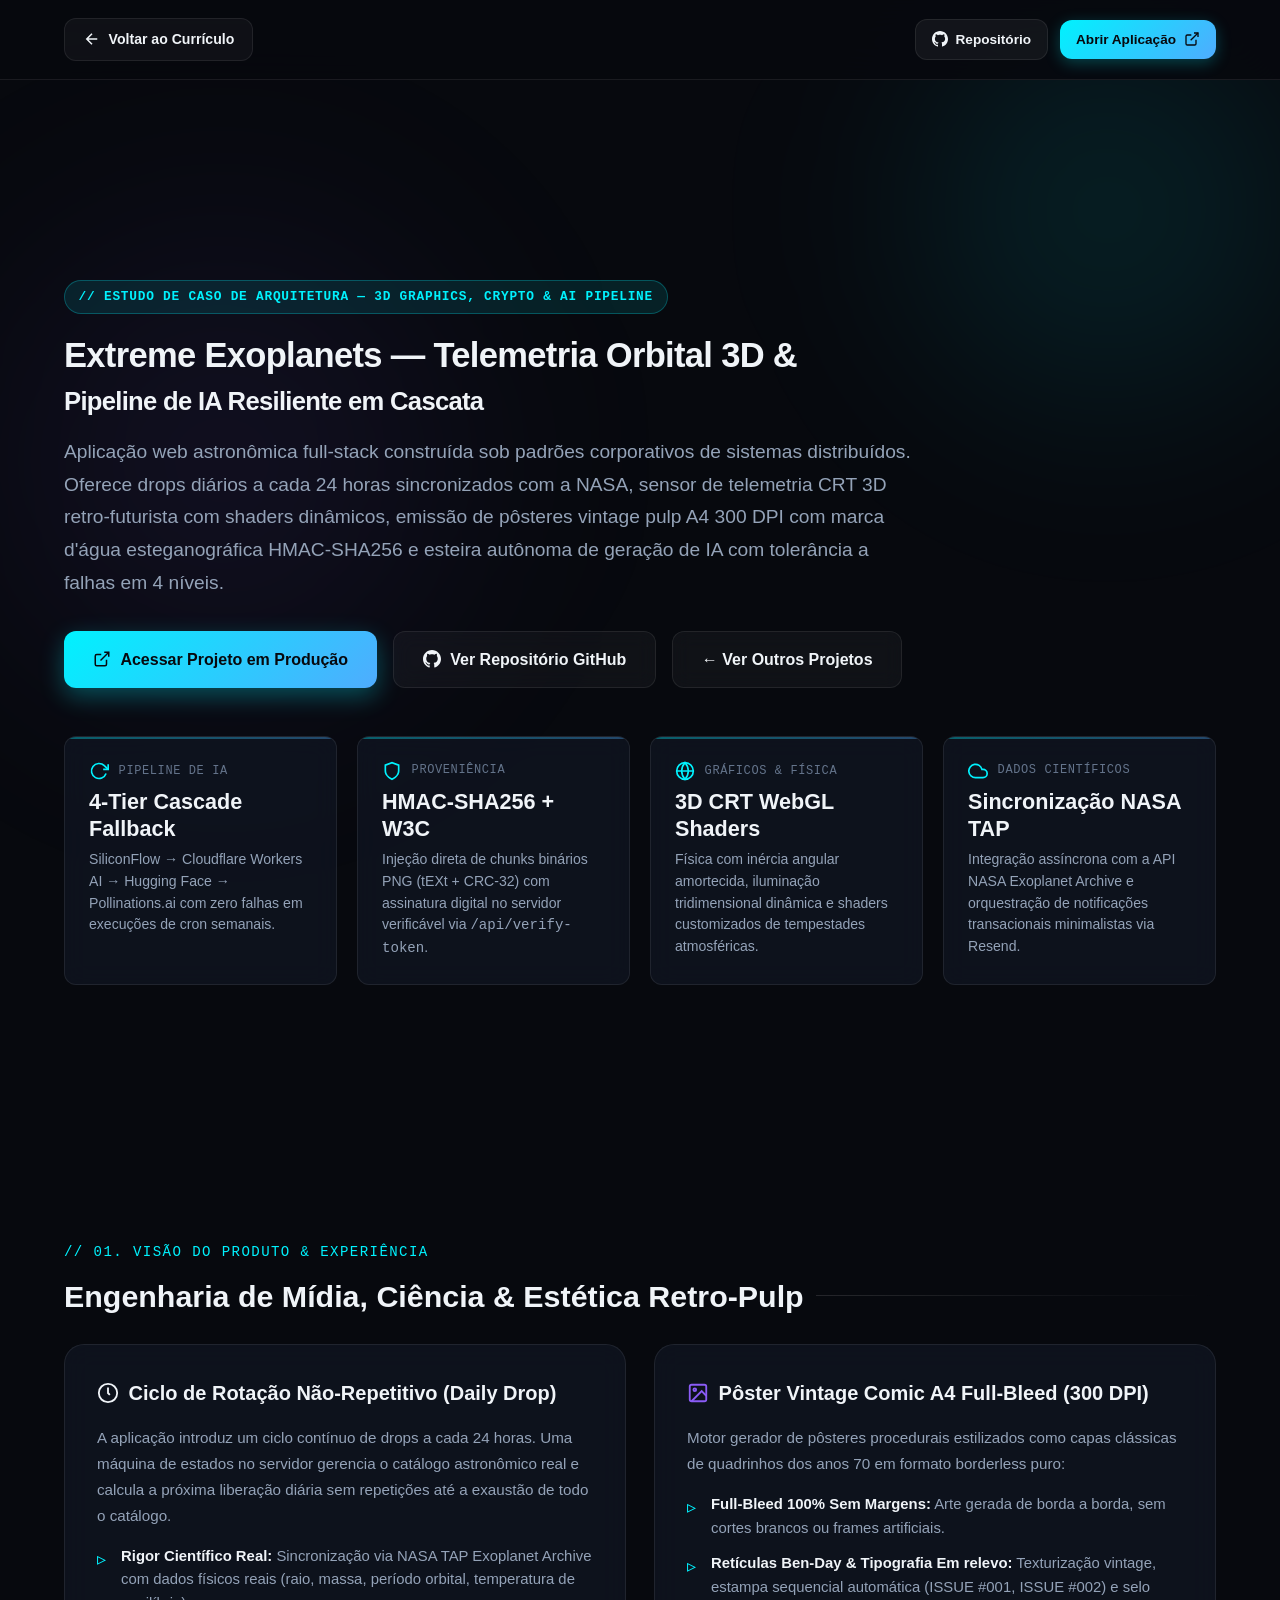
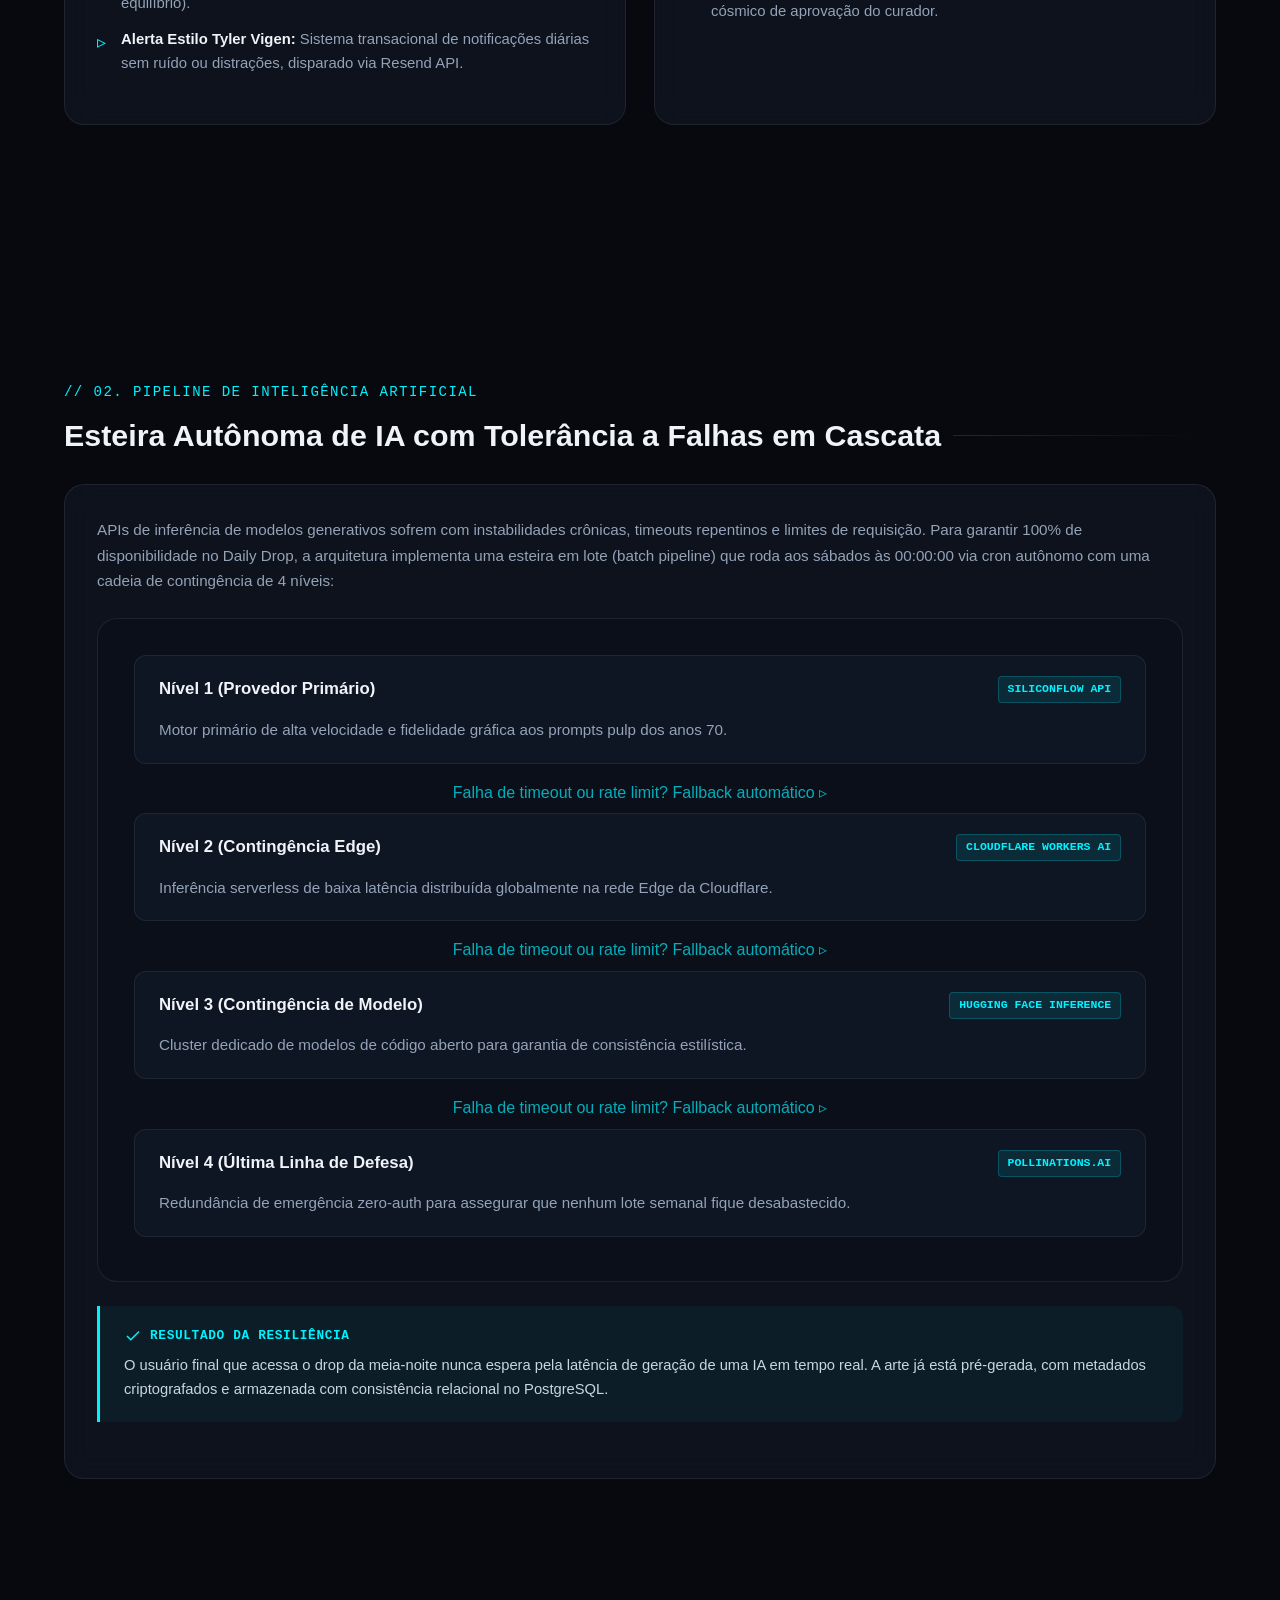
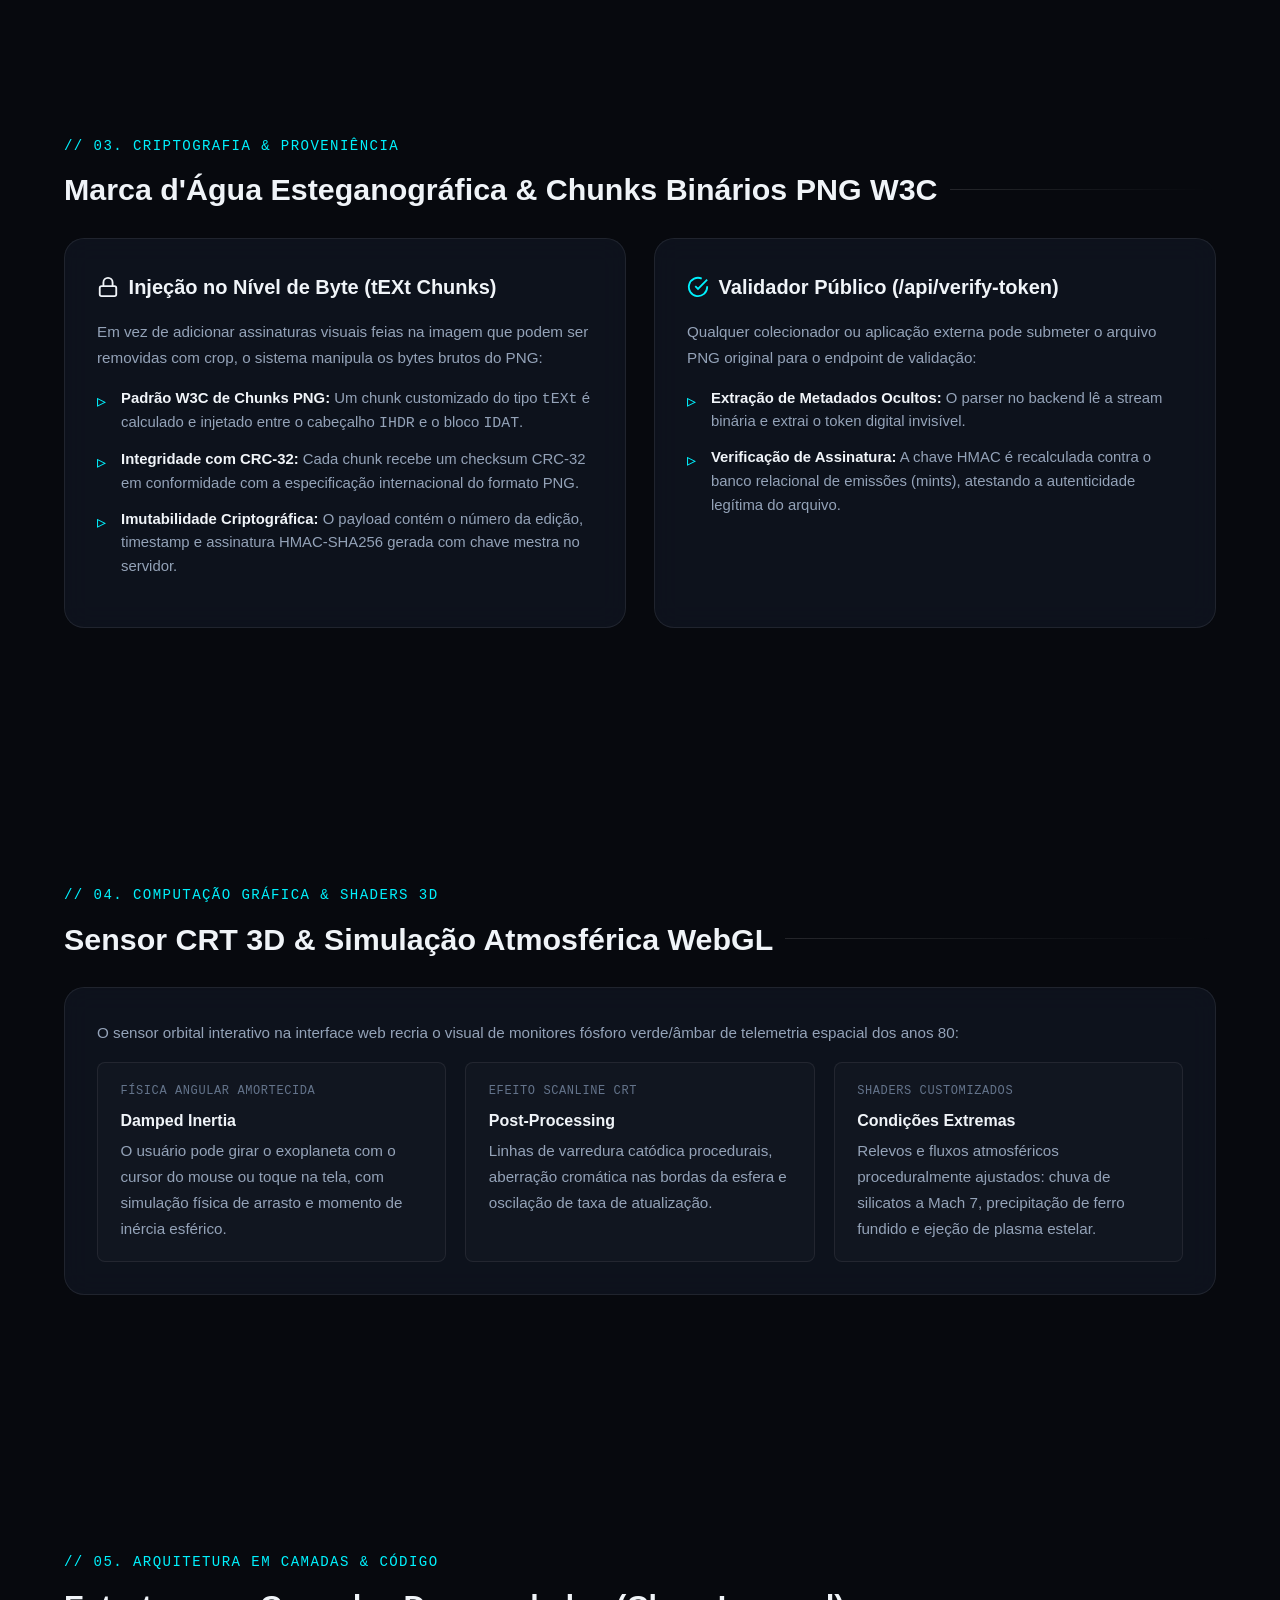
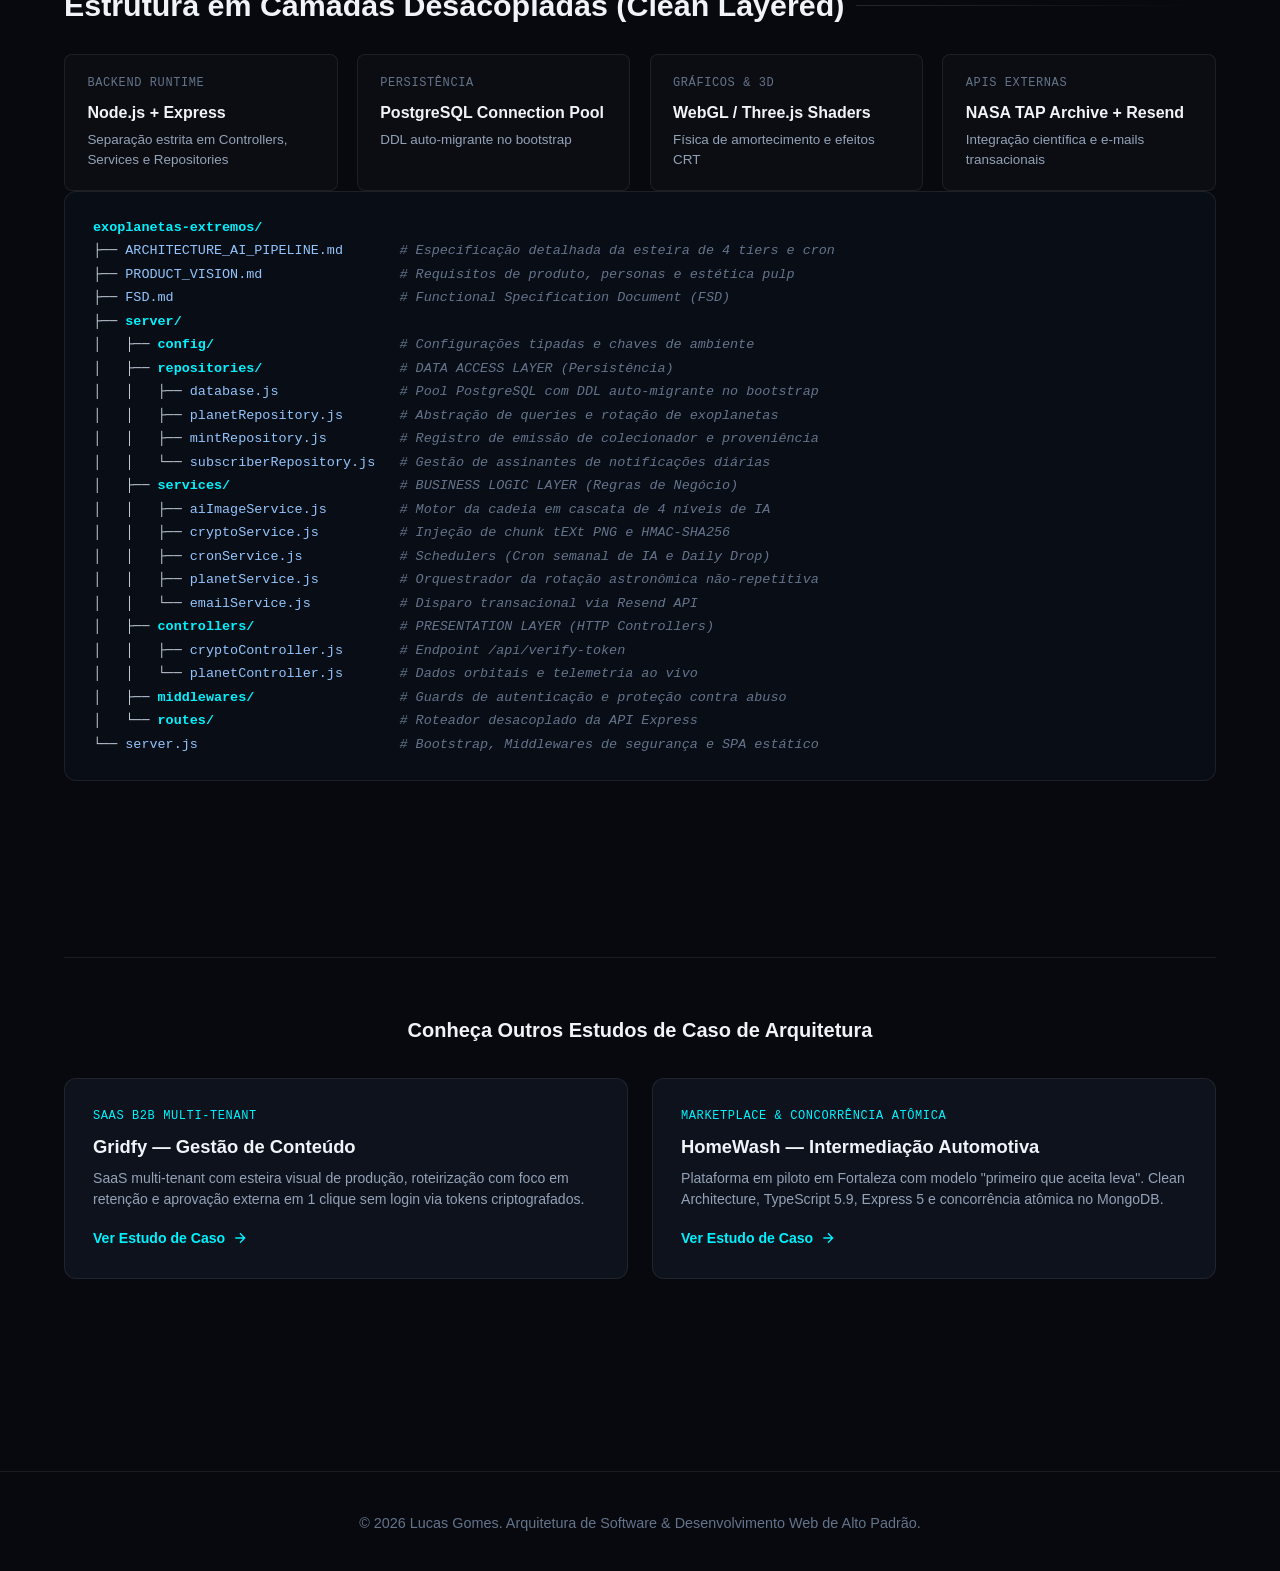
<file: projetos/exoplanetas.html>
<!DOCTYPE html>
<html lang="pt-BR" id="html-root">

<head>
  <meta charset="UTF-8" />
  <meta name="viewport" content="width=device-width, initial-scale=1.0" />

  <!-- Primary Meta Tags -->
  <title>Extreme Exoplanets — Estudo de Caso de Arquitetura & Engenharia de Software | Lucas Gomes</title>
  <meta name="title" content="Extreme Exoplanets — Estudo de Caso de Arquitetura & Engenharia de Software | Lucas Gomes" />
  <meta name="description"
    content="Estudo de caso da arquitetura do Extreme Exoplanets: shaders 3D WebGL, pipeline de IA em cascata de 4 níveis, proveniência criptográfica W3C PNG e sincronização NASA." />
  <meta name="author" content="Lucas Gomes" />
  <meta name="theme-color" content="#07090e" />

  <!-- Favicon SVG -->
  <link rel="icon" type="image/svg+xml"
    href="data:image/svg+xml,%3Csvg xmlns='http://www.w3.org/2000/svg' viewBox='0 0 32 32'%3E%3Crect width='32' height='32' rx='8' fill='%2307090e'/%3E%3Ctext x='50%25' y='55%25' font-family='sans-serif' font-size='15' font-weight='800' fill='%2300f2fe' text-anchor='middle' dominant-baseline='middle'%3ELG%3C/text%3E%3C/svg%3E" />

  <!-- Content Security Policy -->
  <meta http-equiv="Content-Security-Policy"
    content="default-src 'self'; script-src 'self'; style-src 'self' https://fonts.googleapis.com; font-src https://fonts.gstatic.com; img-src 'self' data: https://github.com https://*.githubusercontent.com; connect-src 'self';" />

  <!-- Fonts & Stylesheet -->
  <link rel="preconnect" href="https://fonts.googleapis.com" />
  <link rel="preconnect" href="https://fonts.gstatic.com" crossorigin />
  <link rel="stylesheet"
    href="https://fonts.googleapis.com/css2?family=JetBrains+Mono:wght@400;500;600;700&family=Plus+Jakarta+Sans:wght@300;400;500;600;700;800&display=swap" />
  <link rel="stylesheet" href="../style.css" />
</head>

<body>
  <!-- Ambient Background Particle Lights -->
  <div class="bg-ambient" aria-hidden="true">
    <div class="glow-orb-1"></div>
    <div class="glow-orb-2"></div>
  </div>

  <!-- Top Sticky Navigation Bar -->
  <header class="case-nav" role="banner">
    <div class="container case-nav-container">
      <a href="../index.html#projects" class="btn-back-cv" aria-label="Voltar para a página principal do currículo">
        <svg width="18" height="18" viewBox="0 0 24 24" fill="none" stroke="currentColor" stroke-width="2">
          <path d="M19 12H5M12 19l-7-7 7-7" />
        </svg>
        <span>Voltar ao Currículo</span>
      </a>

      <div class="case-nav-actions">
        <a href="https://github.com/luckhaosbb/exoplanetas-extremos" target="_blank" rel="noopener noreferrer"
          class="btn-case-action secondary" title="Ver Código no GitHub">
          <svg width="16" height="16" viewBox="0 0 24 24" fill="currentColor">
            <path
              d="M12 0c-6.626 0-12 5.373-12 12 0 5.302 3.438 9.8 8.207 11.387.599.111.793-.261.793-.577v-2.234c-3.338.726-4.033-1.416-4.033-1.416-.546-1.387-1.333-1.756-1.333-1.756-1.089-.745.083-.729.083-.729 1.205.084 1.839 1.237 1.839 1.237 1.07 1.834 2.807 1.304 3.492.997.107-.775.418-1.305.762-1.604-2.665-.305-5.467-1.334-5.467-5.931 0-1.311.469-2.381 1.236-3.221-.124-.303-.535-1.524.117-3.176 0 0 1.008-.322 3.301 1.23.957-.266 1.983-.399 3.003-.404 1.02.005 2.047.138 3.006.404 2.291-1.552 3.297-1.23 3.297-1.23.653 1.653.242 2.874.118 3.176.77.84 1.235 1.911 1.235 3.221 0 4.609-2.807 5.624-5.479 5.921.43.372.823 1.102.823 2.222v3.293c0 .319.192.694.801.576 4.765-1.589 8.199-6.086 8.199-11.386 0-6.627-5.373-12-12-12z" />
          </svg>
          <span>Repositório</span>
        </a>

        <a href="https://exoplanets.luckhaosbb.dev/" target="_blank" rel="noopener noreferrer"
          class="btn-case-action primary" title="Abrir Extreme Exoplanets em Produção">
          <span>Abrir Aplicação</span>
          <svg width="16" height="16" viewBox="0 0 24 24" fill="none" stroke="currentColor" stroke-width="2">
            <path d="M18 13v6a2 2 0 0 1-2 2H5a2 2 0 0 1-2-2V8a2 2 0 0 1 2-2h6"></path>
            <polyline points="15 3 21 3 21 9"></polyline>
            <line x1="10" y1="14" x2="21" y2="3"></line>
          </svg>
        </a>
      </div>
    </div>
  </header>

  <!-- Main Content -->
  <main class="case-study-page">
    <div class="container">

      <!-- Case Hero Section -->
      <section class="case-hero">
        <span class="case-hero-tag">// ESTUDO DE CASO DE ARQUITETURA — 3D GRAPHICS, CRYPTO & AI PIPELINE</span>
        <h1 class="case-hero-title">
          Extreme Exoplanets — Telemetria Orbital 3D & <br />
          <span class="gradient-text">Pipeline de IA Resiliente em Cascata</span>
        </h1>
        <p class="case-hero-subtitle">
          Aplicação web astronômica full-stack construída sob padrões corporativos de sistemas distribuídos.
          Oferece drops diários a cada 24 horas sincronizados com a NASA, sensor de telemetria CRT 3D retro-futurista com shaders dinâmicos, emissão de pôsteres vintage pulp A4 300 DPI com marca d'água esteganográfica HMAC-SHA256 e esteira autônoma de geração de IA com tolerância a falhas em 4 níveis.
        </p>

        <div class="case-hero-actions">
          <a href="https://exoplanets.luckhaosbb.dev/" target="_blank" rel="noopener noreferrer"
            class="btn-primary">
            <svg width="18" height="18" viewBox="0 0 24 24" fill="none" stroke="currentColor" stroke-width="2">
              <path d="M18 13v6a2 2 0 0 1-2 2H5a2 2 0 0 1-2-2V8a2 2 0 0 1 2-2h6"></path>
              <polyline points="15 3 21 3 21 9"></polyline>
              <line x1="10" y1="14" x2="21" y2="3"></line>
            </svg>
            <span>Acessar Projeto em Produção</span>
          </a>

          <a href="https://github.com/luckhaosbb/exoplanetas-extremos" target="_blank" rel="noopener noreferrer"
            class="btn-secondary">
            <svg width="18" height="18" viewBox="0 0 24 24" fill="currentColor">
              <path
                d="M12 0c-6.626 0-12 5.373-12 12 0 5.302 3.438 9.8 8.207 11.387.599.111.793-.261.793-.577v-2.234c-3.338.726-4.033-1.416-4.033-1.416-.546-1.387-1.333-1.756-1.333-1.756-1.089-.745.083-.729.083-.729 1.205.084 1.839 1.237 1.839 1.237 1.07 1.834 2.807 1.304 3.492.997.107-.775.418-1.305.762-1.604-2.665-.305-5.467-1.334-5.467-5.931 0-1.311.469-2.381 1.236-3.221-.124-.303-.535-1.524.117-3.176 0 0 1.008-.322 3.301 1.23.957-.266 1.983-.399 3.003-.404 1.02.005 2.047.138 3.006.404 2.291-1.552 3.297-1.23 3.297-1.23.653 1.653.242 2.874.118 3.176.77.84 1.235 1.911 1.235 3.221 0 4.609-2.807 5.624-5.479 5.921.43.372.823 1.102.823 2.222v3.293c0 .319.192.694.801.576 4.765-1.589 8.199-6.086 8.199-11.386 0-6.627-5.373-12-12-12z" />
            </svg>
            <span>Ver Repositório GitHub</span>
          </a>

          <a href="../index.html#projects" class="btn-secondary">
            <span>← Ver Outros Projetos</span>
          </a>
        </div>

        <!-- Key Architectural Metrics -->
        <div class="metrics-grid">
          <div class="metric-card">
            <div class="metric-header">
              <svg class="metric-icon" width="20" height="20" viewBox="0 0 24 24" fill="none" stroke="currentColor" stroke-width="2">
                <polyline points="23 4 23 10 17 10"></polyline>
                <path d="M20.49 15a9 9 0 1 1-2.12-9.36L23 10"></path>
              </svg>
              <span class="metric-label">Pipeline de IA</span>
            </div>
            <div class="metric-value">4-Tier Cascade Fallback</div>
            <p class="metric-desc">SiliconFlow → Cloudflare Workers AI → Hugging Face → Pollinations.ai com zero falhas em execuções de cron semanais.</p>
          </div>

          <div class="metric-card">
            <div class="metric-header">
              <svg class="metric-icon" width="20" height="20" viewBox="0 0 24 24" fill="none" stroke="currentColor" stroke-width="2">
                <path d="M12 22s8-4 8-10V5l-8-3-8 3v7c0 6 8 10 8 10z"></path>
              </svg>
              <span class="metric-label">Proveniência</span>
            </div>
            <div class="metric-value">HMAC-SHA256 + W3C</div>
            <p class="metric-desc">Injeção direta de chunks binários PNG (tEXt + CRC-32) com assinatura digital no servidor verificável via <code>/api/verify-token</code>.</p>
          </div>

          <div class="metric-card">
            <div class="metric-header">
              <svg class="metric-icon" width="20" height="20" viewBox="0 0 24 24" fill="none" stroke="currentColor" stroke-width="2">
                <circle cx="12" cy="12" r="10"></circle>
                <line x1="2" y1="12" x2="22" y2="12"></line>
                <path d="M12 2a15.3 15.3 0 0 1 4 10 15.3 15.3 0 0 1-4 10 15.3 15.3 0 0 1-4-10 15.3 15.3 0 0 1 4-10z"></path>
              </svg>
              <span class="metric-label">Gráficos & Física</span>
            </div>
            <div class="metric-value">3D CRT WebGL Shaders</div>
            <p class="metric-desc">Física com inércia angular amortecida, iluminação tridimensional dinâmica e shaders customizados de tempestades atmosféricas.</p>
          </div>

          <div class="metric-card">
            <div class="metric-header">
              <svg class="metric-icon" width="20" height="20" viewBox="0 0 24 24" fill="none" stroke="currentColor" stroke-width="2">
                <path d="M18 10h-1.26A8 8 0 1 0 9 20h9a5 5 0 0 0 0-10z"></path>
              </svg>
              <span class="metric-label">Dados Científicos</span>
            </div>
            <div class="metric-value">Sincronização NASA TAP</div>
            <p class="metric-desc">Integração assíncrona com a API NASA Exoplanet Archive e orquestração de notificações transacionais minimalistas via Resend.</p>
          </div>
        </div>
      </section>

      <!-- Section 1: Product Vision & User Experience -->
      <section class="case-section-block">
        <span class="section-tag">// 01. VISÃO DO PRODUTO & EXPERIÊNCIA</span>
        <h2 class="case-section-title">Engenharia de Mídia, Ciência & Estética Retro-Pulp</h2>

        <div class="case-split-grid">
          <div class="case-card-inner">
            <h3>
              <svg width="22" height="22" viewBox="0 0 24 24" fill="none" stroke="currentColor" stroke-width="2">
                <circle cx="12" cy="12" r="10"></circle>
                <polyline points="12 6 12 12 14 14"></polyline>
              </svg>
              Ciclo de Rotação Não-Repetitivo (Daily Drop)
            </h3>
            <p>
              A aplicação introduz um ciclo contínuo de drops a cada 24 horas. Uma máquina de estados no servidor gerencia o catálogo astronômico real e calcula a próxima liberação diária sem repetições até a exaustão de todo o catálogo.
            </p>
            <ul class="case-list">
              <li><strong>Rigor Científico Real:</strong> Sincronização via NASA TAP Exoplanet Archive com dados físicos reais (raio, massa, período orbital, temperatura de equilíbrio).</li>
              <li><strong>Alerta Estilo Tyler Vigen:</strong> Sistema transacional de notificações diárias sem ruído ou distrações, disparado via Resend API.</li>
            </ul>
          </div>

          <div class="case-card-inner">
            <h3>
              <svg width="22" height="22" viewBox="0 0 24 24" fill="none" stroke="#8b5cf6" stroke-width="2">
                <rect x="3" y="3" width="18" height="18" rx="2" ry="2"></rect>
                <circle cx="8.5" cy="8.5" r="1.5"></circle>
                <polyline points="21 15 16 10 5 21"></polyline>
              </svg>
              Pôster Vintage Comic A4 Full-Bleed (300 DPI)
            </h3>
            <p>
              Motor gerador de pôsteres procedurais estilizados como capas clássicas de quadrinhos dos anos 70 em formato borderless puro:
            </p>
            <ul class="case-list">
              <li><strong>Full-Bleed 100% Sem Margens:</strong> Arte gerada de borda a borda, sem cortes brancos ou frames artificiais.</li>
              <li><strong>Retículas Ben-Day & Tipografia Em relevo:</strong> Texturização vintage, estampa sequencial automática (ISSUE #001, ISSUE #002) e selo cósmico de aprovação do curador.</li>
            </ul>
          </div>
        </div>
      </section>

      <!-- Section 2: AI Pipeline & Zero-Failure Fallback Chain -->
      <section class="case-section-block">
        <span class="section-tag">// 02. PIPELINE DE INTELIGÊNCIA ARTIFICIAL</span>
        <h2 class="case-section-title">Esteira Autônoma de IA com Tolerância a Falhas em Cascata</h2>

        <div class="case-card-inner" style="margin-bottom: 1.5rem;">
          <p>
            APIs de inferência de modelos generativos sofrem com instabilidades crônicas, timeouts repentinos e limites de requisição. Para garantir 100% de disponibilidade no Daily Drop, a arquitetura implementa uma esteira em lote (batch pipeline) que roda aos sábados às 00:00:00 via cron autônomo com uma cadeia de contingência de 4 níveis:
          </p>

          <div class="arch-diagram-card" style="margin: 1.5rem 0;">
            <div class="diagram-layer">
              <div class="diagram-layer-header">
                <span class="layer-title">Nível 1 (Provedor Primário)</span>
                <span class="layer-badge">SiliconFlow API</span>
              </div>
              <p style="font-size: 0.88rem; color: var(--text-muted); margin: 0;">Motor primário de alta velocidade e fidelidade gráfica aos prompts pulp dos anos 70.</p>
            </div>

            <div class="layer-connector">
              <span>Falha de timeout ou rate limit? Fallback automático ▹</span>
            </div>

            <div class="diagram-layer">
              <div class="diagram-layer-header">
                <span class="layer-title">Nível 2 (Contingência Edge)</span>
                <span class="layer-badge">Cloudflare Workers AI</span>
              </div>
              <p style="font-size: 0.88rem; color: var(--text-muted); margin: 0;">Inferência serverless de baixa latência distribuída globalmente na rede Edge da Cloudflare.</p>
            </div>

            <div class="layer-connector">
              <span>Falha de timeout ou rate limit? Fallback automático ▹</span>
            </div>

            <div class="diagram-layer">
              <div class="diagram-layer-header">
                <span class="layer-title">Nível 3 (Contingência de Modelo)</span>
                <span class="layer-badge">Hugging Face Inference</span>
              </div>
              <p style="font-size: 0.88rem; color: var(--text-muted); margin: 0;">Cluster dedicado de modelos de código aberto para garantia de consistência estilística.</p>
            </div>

            <div class="layer-connector">
              <span>Falha de timeout ou rate limit? Fallback automático ▹</span>
            </div>

            <div class="diagram-layer">
              <div class="diagram-layer-header">
                <span class="layer-title">Nível 4 (Última Linha de Defesa)</span>
                <span class="layer-badge">Pollinations.ai</span>
              </div>
              <p style="font-size: 0.88rem; color: var(--text-muted); margin: 0;">Redundância de emergência zero-auth para assegurar que nenhum lote semanal fique desabastecido.</p>
            </div>
          </div>

          <div class="case-callout">
            <div class="case-callout-title">
              <svg width="18" height="18" viewBox="0 0 24 24" fill="none" stroke="currentColor" stroke-width="2">
                <polyline points="20 6 9 17 4 12"></polyline>
              </svg>
              Resultado da Resiliência
            </div>
            <p>
              O usuário final que acessa o drop da meia-noite nunca espera pela latência de geração de uma IA em tempo real. A arte já está pré-gerada, com metadados criptografados e armazenada com consistência relacional no PostgreSQL.
            </p>
          </div>
        </div>
      </section>

      <!-- Section 3: Steganography & Cryptographic Watermark -->
      <section class="case-section-block">
        <span class="section-tag">// 03. CRIPTOGRAFIA & PROVENIÊNCIA</span>
        <h2 class="case-section-title">Marca d'Água Esteganográfica & Chunks Binários PNG W3C</h2>

        <div class="case-split-grid">
          <div class="case-card-inner">
            <h3>
              <svg width="22" height="22" viewBox="0 0 24 24" fill="none" stroke="currentColor" stroke-width="2">
                <rect x="3" y="11" width="18" height="11" rx="2" ry="2"></rect>
                <path d="M7 11V7a5 5 0 0 1 10 0v4"></path>
              </svg>
              Injeção no Nível de Byte (tEXt Chunks)
            </h3>
            <p>
              Em vez de adicionar assinaturas visuais feias na imagem que podem ser removidas com crop, o sistema manipula os bytes brutos do PNG:
            </p>
            <ul class="case-list">
              <li><strong>Padrão W3C de Chunks PNG:</strong> Um chunk customizado do tipo <code>tEXt</code> é calculado e injetado entre o cabeçalho <code>IHDR</code> e o bloco <code>IDAT</code>.</li>
              <li><strong>Integridade com CRC-32:</strong> Cada chunk recebe um checksum CRC-32 em conformidade com a especificação internacional do formato PNG.</li>
              <li><strong>Imutabilidade Criptográfica:</strong> O payload contém o número da edição, timestamp e assinatura HMAC-SHA256 gerada com chave mestra no servidor.</li>
            </ul>
          </div>

          <div class="case-card-inner">
            <h3>
              <svg width="22" height="22" viewBox="0 0 24 24" fill="none" stroke="#00f2fe" stroke-width="2">
                <path d="M22 11.08V12a10 10 0 1 1-5.93-9.14"></path>
                <polyline points="22 4 12 14.01 9 11.01"></polyline>
              </svg>
              Validador Público (/api/verify-token)
            </h3>
            <p>
              Qualquer colecionador ou aplicação externa pode submeter o arquivo PNG original para o endpoint de validação:
            </p>
            <ul class="case-list">
              <li><strong>Extração de Metadados Ocultos:</strong> O parser no backend lê a stream binária e extrai o token digital invisível.</li>
              <li><strong>Verificação de Assinatura:</strong> A chave HMAC é recalculada contra o banco relacional de emissões (mints), atestando a autenticidade legítima do arquivo.</li>
            </ul>
          </div>
        </div>
      </section>

      <!-- Section 4: 3D Graphics & Shaders -->
      <section class="case-section-block">
        <span class="section-tag">// 04. COMPUTAÇÃO GRÁFICA & SHADERS 3D</span>
        <h2 class="case-section-title">Sensor CRT 3D & Simulação Atmosférica WebGL</h2>

        <div class="case-card-inner">
          <p style="margin-bottom: 1.5rem;">
            O sensor orbital interativo na interface web recria o visual de monitores fósforo verde/âmbar de telemetria espacial dos anos 80:
          </p>

          <div class="tech-spec-grid">
            <div class="spec-item">
              <div class="spec-key">Física Angular Amortecida</div>
              <div class="spec-val">Damped Inertia</div>
              <p class="spec-detail">O usuário pode girar o exoplaneta com o cursor do mouse ou toque na tela, com simulação física de arrasto e momento de inércia esférico.</p>
            </div>

            <div class="spec-item">
              <div class="spec-key">Efeito Scanline CRT</div>
              <div class="spec-val">Post-Processing</div>
              <p class="spec-detail">Linhas de varredura catódica procedurais, aberração cromática nas bordas da esfera e oscilação de taxa de atualização.</p>
            </div>

            <div class="spec-item">
              <div class="spec-key">Shaders Customizados</div>
              <div class="spec-val">Condições Extremas</div>
              <p class="spec-detail">Relevos e fluxos atmosféricos proceduralmente ajustados: chuva de silicatos a Mach 7, precipitação de ferro fundido e ejeção de plasma estelar.</p>
            </div>
          </div>
        </div>
      </section>

      <!-- Section 5: Layered Clean Architecture & Codebase -->
      <section class="case-section-block">
        <span class="section-tag">// 05. ARQUITETURA EM CAMADAS & CÓDIGO</span>
        <h2 class="case-section-title">Estrutura em Camadas Desacopladas (Clean Layered)</h2>

        <div class="tech-spec-grid" style="margin-bottom: 2rem;">
          <div class="spec-item">
            <div class="spec-key">Backend Runtime</div>
            <div class="spec-val">Node.js + Express</div>
            <div class="spec-detail">Separação estrita em Controllers, Services e Repositories</div>
          </div>

          <div class="spec-item">
            <div class="spec-key">Persistência</div>
            <div class="spec-val">PostgreSQL Connection Pool</div>
            <div class="spec-detail">DDL auto-migrante no bootstrap</div>
          </div>

          <div class="spec-item">
            <div class="spec-key">Gráficos & 3D</div>
            <div class="spec-val">WebGL / Three.js Shaders</div>
            <div class="spec-detail">Física de amortecimento e efeitos CRT</div>
          </div>

          <div class="spec-item">
            <div class="spec-key">APIs Externas</div>
            <div class="spec-val">NASA TAP Archive + Resend</div>
            <div class="spec-detail">Integração científica e e-mails transacionais</div>
          </div>
        </div>

        <pre class="code-tree-block"><code><span class="tree-folder">exoplanetas-extremos/</span>
├── <span class="tree-file">ARCHITECTURE_AI_PIPELINE.md</span>       <span class="tree-comment"># Especificação detalhada da esteira de 4 tiers e cron</span>
├── <span class="tree-file">PRODUCT_VISION.md</span>                 <span class="tree-comment"># Requisitos de produto, personas e estética pulp</span>
├── <span class="tree-file">FSD.md</span>                            <span class="tree-comment"># Functional Specification Document (FSD)</span>
├── <span class="tree-folder">server/</span>
│   ├── <span class="tree-folder">config/</span>                       <span class="tree-comment"># Configurações tipadas e chaves de ambiente</span>
│   ├── <span class="tree-folder">repositories/</span>                 <span class="tree-comment"># DATA ACCESS LAYER (Persistência)</span>
│   │   ├── <span class="tree-file">database.js</span>               <span class="tree-comment"># Pool PostgreSQL com DDL auto-migrante no bootstrap</span>
│   │   ├── <span class="tree-file">planetRepository.js</span>       <span class="tree-comment"># Abstração de queries e rotação de exoplanetas</span>
│   │   ├── <span class="tree-file">mintRepository.js</span>         <span class="tree-comment"># Registro de emissão de colecionador e proveniência</span>
│   │   └── <span class="tree-file">subscriberRepository.js</span>   <span class="tree-comment"># Gestão de assinantes de notificações diárias</span>
│   ├── <span class="tree-folder">services/</span>                     <span class="tree-comment"># BUSINESS LOGIC LAYER (Regras de Negócio)</span>
│   │   ├── <span class="tree-file">aiImageService.js</span>         <span class="tree-comment"># Motor da cadeia em cascata de 4 níveis de IA</span>
│   │   ├── <span class="tree-file">cryptoService.js</span>          <span class="tree-comment"># Injeção de chunk tEXt PNG e HMAC-SHA256</span>
│   │   ├── <span class="tree-file">cronService.js</span>            <span class="tree-comment"># Schedulers (Cron semanal de IA e Daily Drop)</span>
│   │   ├── <span class="tree-file">planetService.js</span>          <span class="tree-comment"># Orquestrador da rotação astronômica não-repetitiva</span>
│   │   └── <span class="tree-file">emailService.js</span>           <span class="tree-comment"># Disparo transacional via Resend API</span>
│   ├── <span class="tree-folder">controllers/</span>                  <span class="tree-comment"># PRESENTATION LAYER (HTTP Controllers)</span>
│   │   ├── <span class="tree-file">cryptoController.js</span>       <span class="tree-comment"># Endpoint /api/verify-token</span>
│   │   └── <span class="tree-file">planetController.js</span>       <span class="tree-comment"># Dados orbitais e telemetria ao vivo</span>
│   ├── <span class="tree-folder">middlewares/</span>                  <span class="tree-comment"># Guards de autenticação e proteção contra abuso</span>
│   └── <span class="tree-folder">routes/</span>                       <span class="tree-comment"># Roteador desacoplado da API Express</span>
└── <span class="tree-file">server.js</span>                         <span class="tree-comment"># Bootstrap, Middlewares de segurança e SPA estático</span></code></pre>
      </section>

      <!-- Bottom Cross-Navigation Between Projects -->
      <section class="project-nav-footer">
        <h3 class="project-nav-footer-title">Conheça Outros Estudos de Caso de Arquitetura</h3>

        <div class="nav-projects-cards">
          <a href="gridfy.html" class="nav-project-card">
            <div>
              <div class="nav-project-meta">SaaS B2B Multi-tenant</div>
              <h4 class="nav-project-title">Gridfy — Gestão de Conteúdo</h4>
              <p class="nav-project-desc">
                SaaS multi-tenant com esteira visual de produção, roteirização com foco em retenção e aprovação externa em 1 clique sem login via tokens criptografados.
              </p>
            </div>
            <span class="nav-project-link-text">
              Ver Estudo de Caso
              <svg width="16" height="16" viewBox="0 0 24 24" fill="none" stroke="currentColor" stroke-width="2">
                <path d="M5 12h14M12 5l7 7-7 7" />
              </svg>
            </span>
          </a>

          <a href="homewash.html" class="nav-project-card">
            <div>
              <div class="nav-project-meta">Marketplace & Concorrência Atômica</div>
              <h4 class="nav-project-title">HomeWash — Intermediação Automotiva</h4>
              <p class="nav-project-desc">
                Plataforma em piloto em Fortaleza com modelo "primeiro que aceita leva". Clean Architecture, TypeScript 5.9, Express 5 e concorrência atômica no MongoDB.
              </p>
            </div>
            <span class="nav-project-link-text">
              Ver Estudo de Caso
              <svg width="16" height="16" viewBox="0 0 24 24" fill="none" stroke="currentColor" stroke-width="2">
                <path d="M5 12h14M12 5l7 7-7 7" />
              </svg>
            </span>
          </a>
        </div>
      </section>

    </div>
  </main>

  <!-- Footer -->
  <footer>
    <div class="container" style="text-align: center; padding: 3rem 0; border-top: 1px solid var(--border-color); margin-top: 4rem;">
      <p style="color: var(--text-muted); font-size: 0.9rem;">
        © 2026 <span style="color: var(--accent-cyan); font-weight: 600;">Lucas Gomes</span>. Arquitetura de Software & Desenvolvimento Web de Alto Padrão.
      </p>
    </div>
  </footer>

  <script src="../scripts.js"></script>
</body>

</html>
</file>
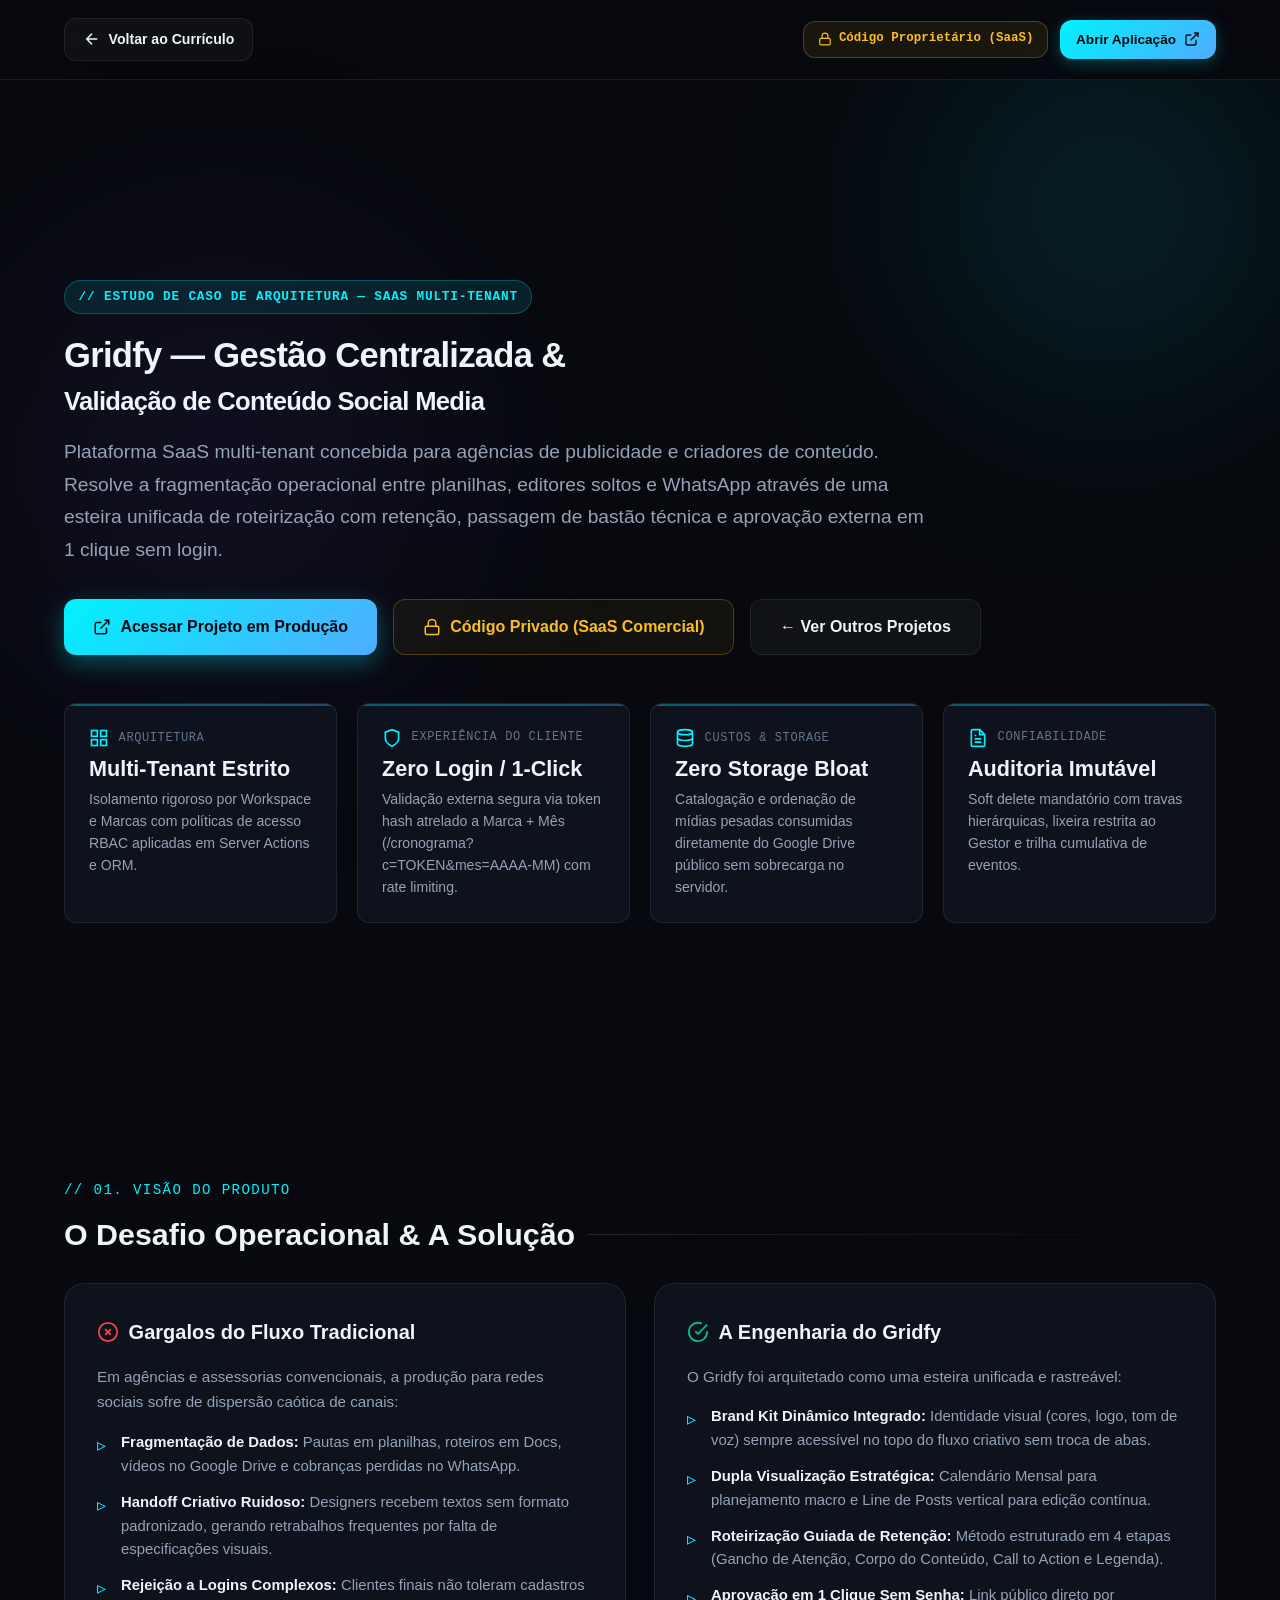
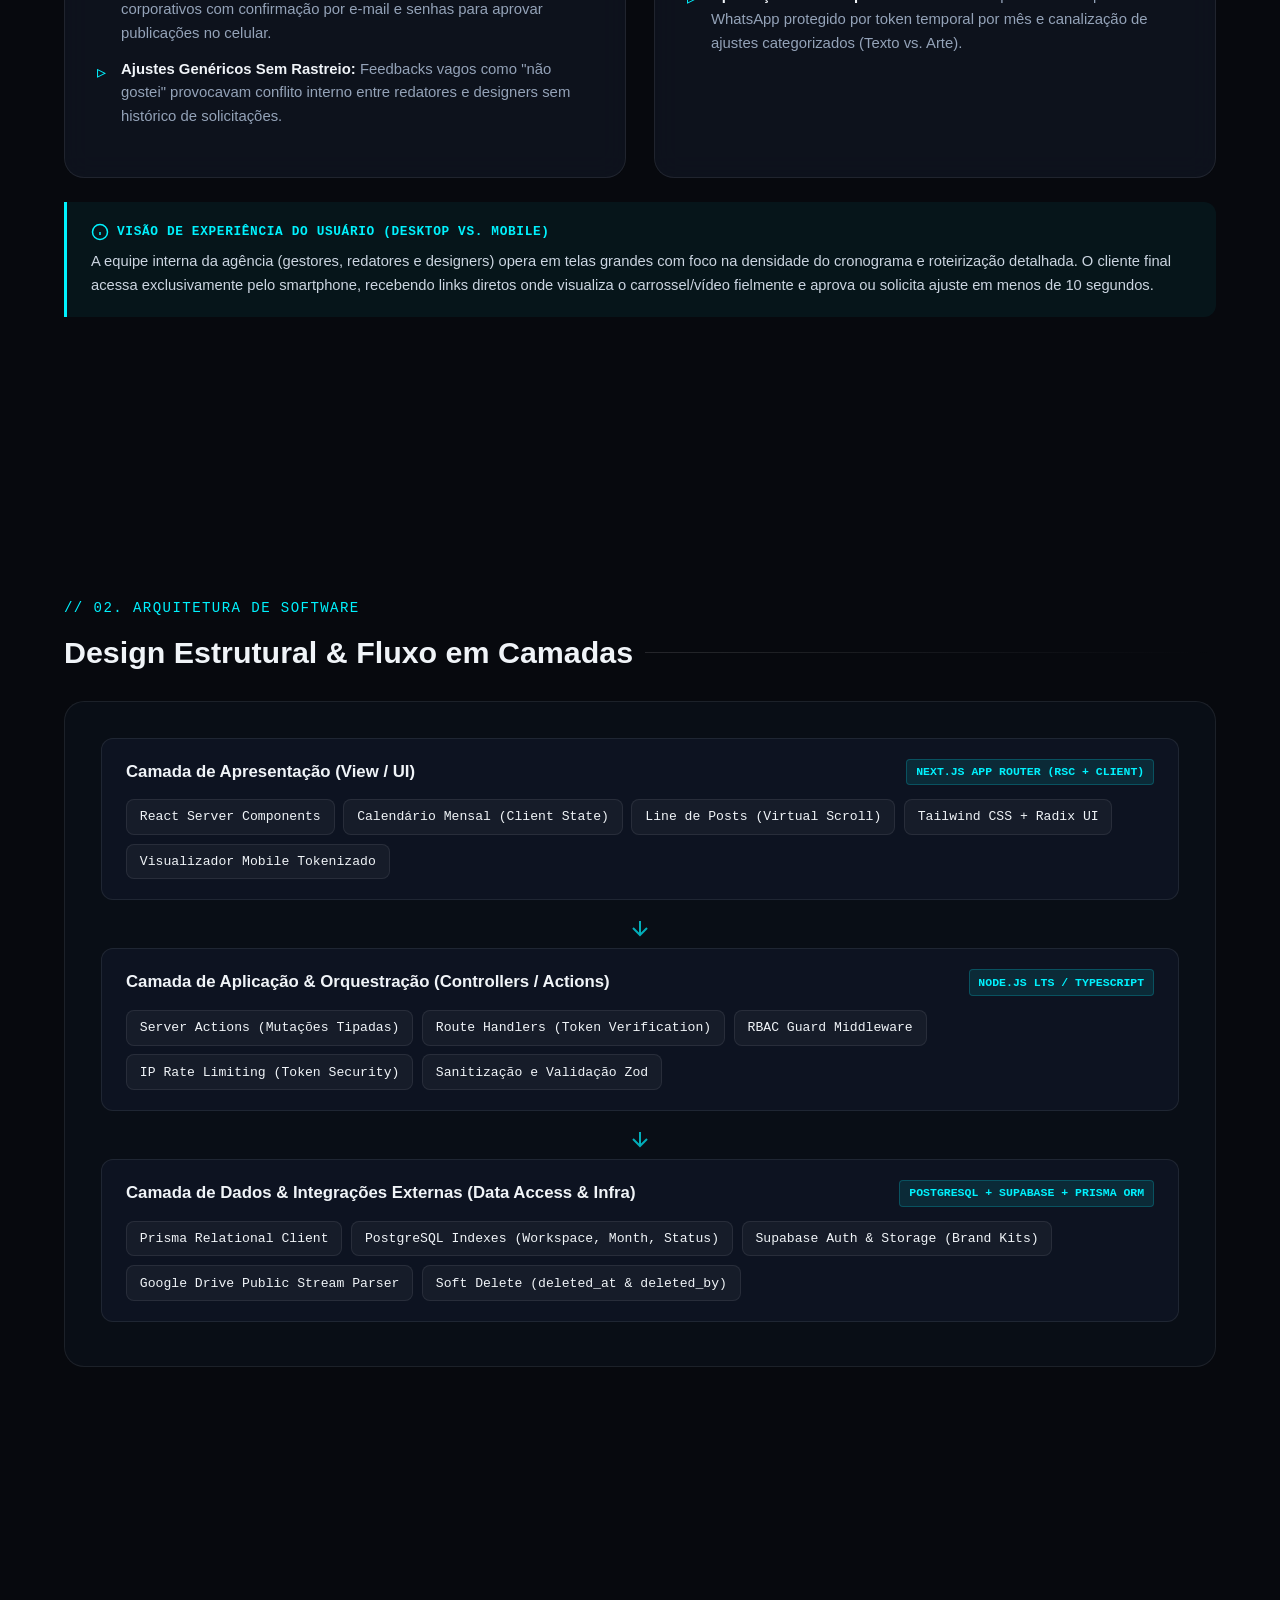
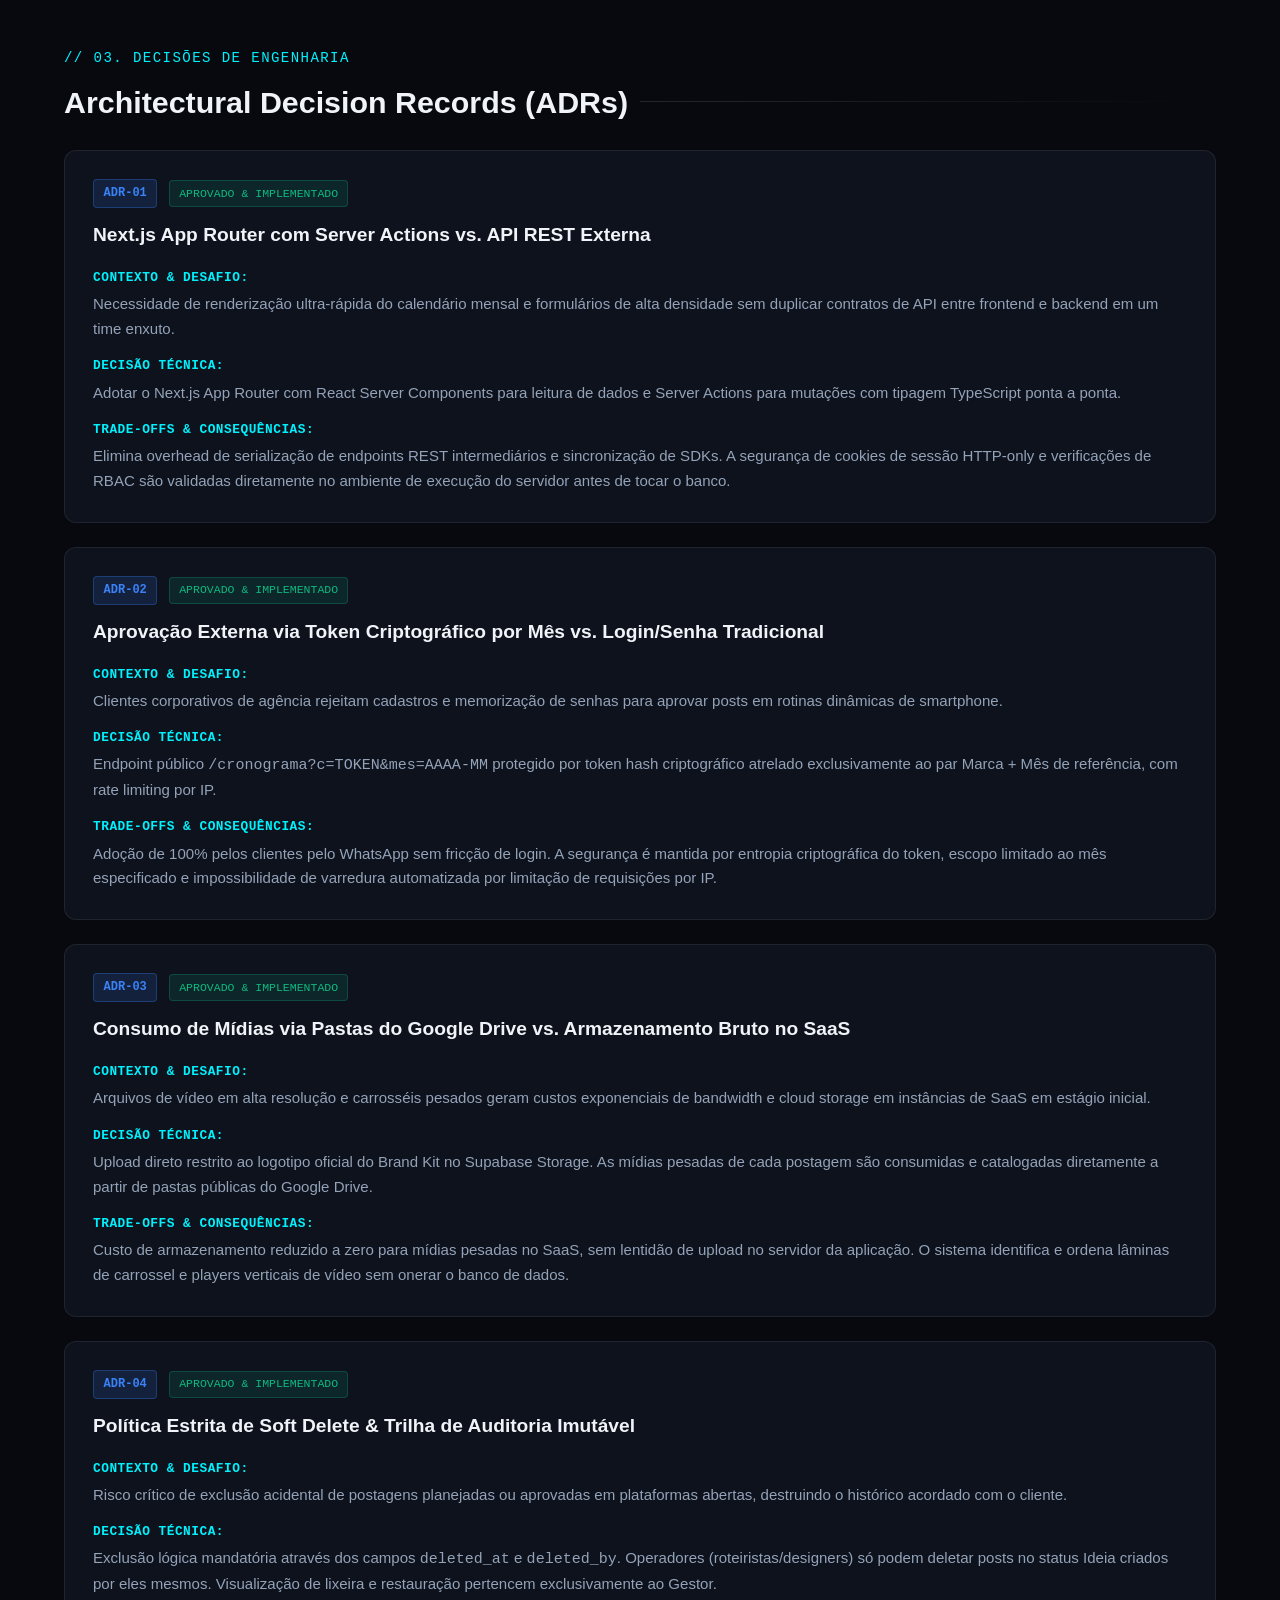
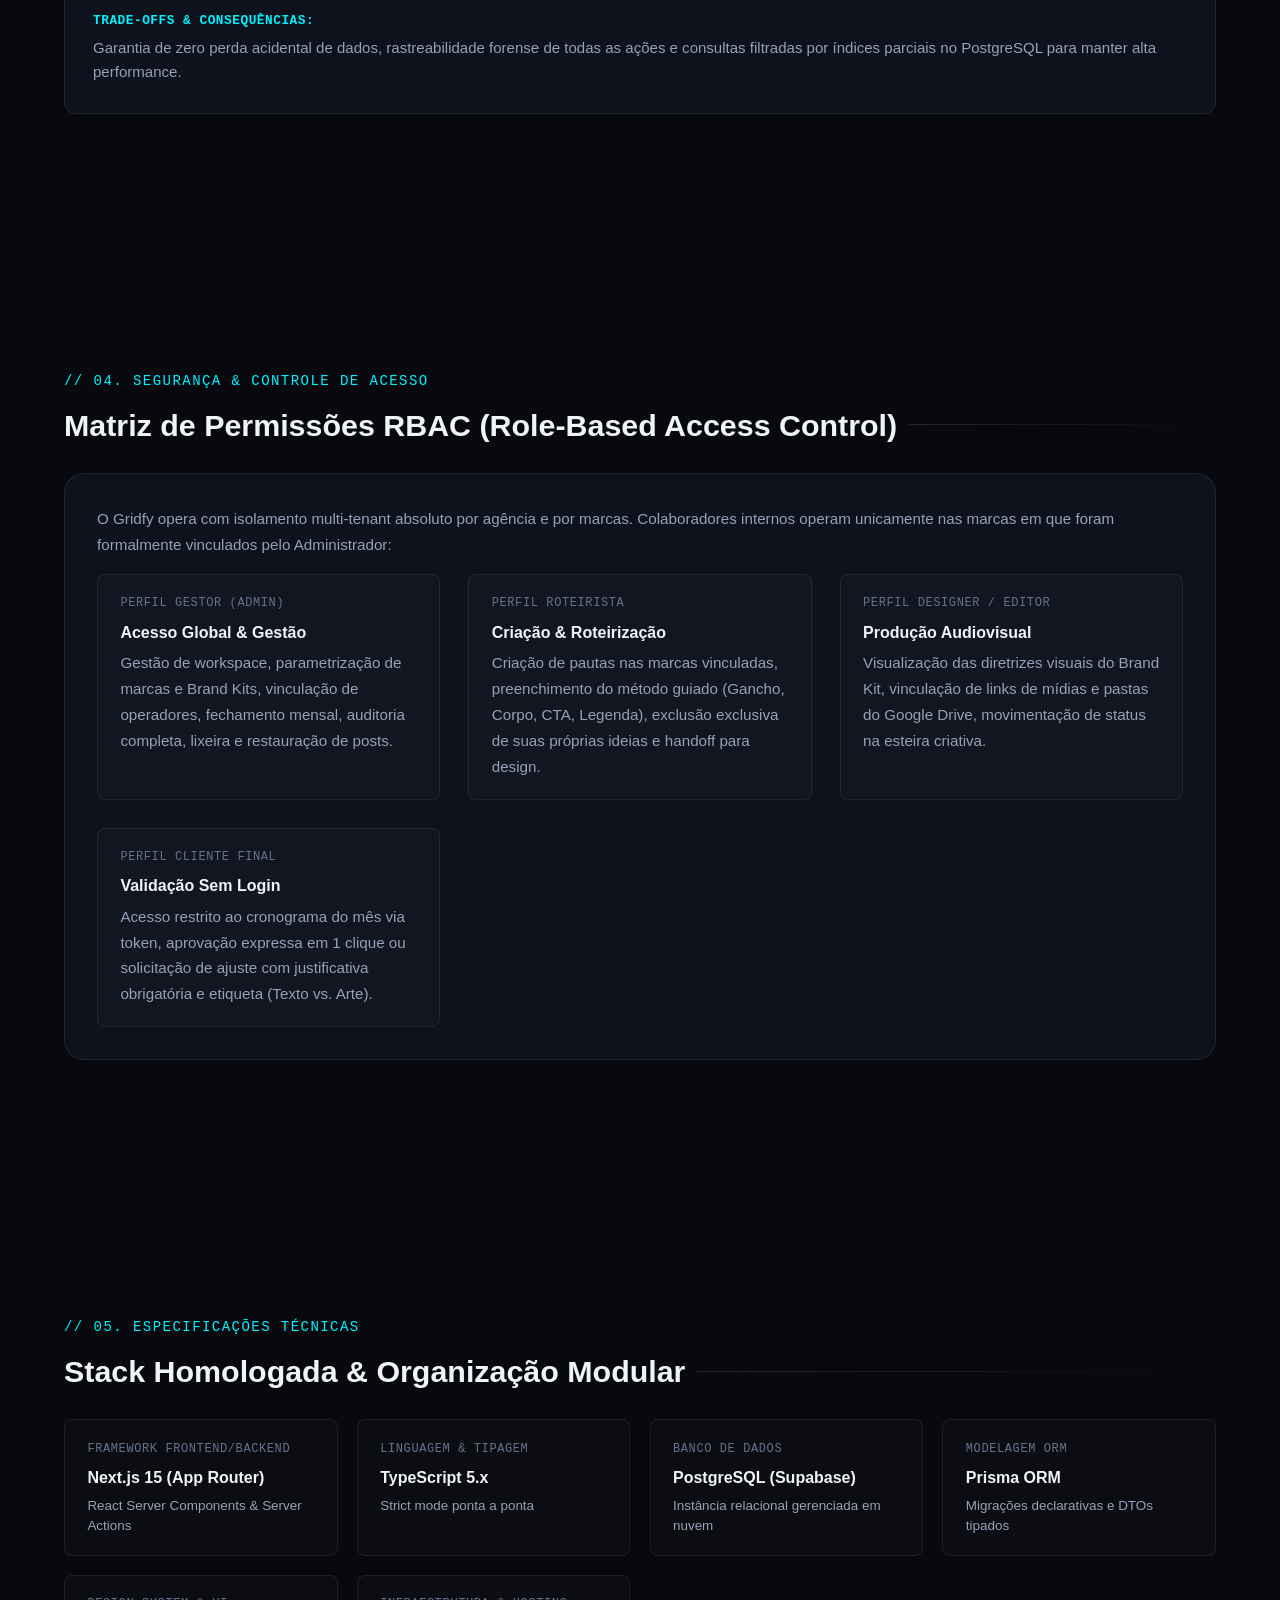
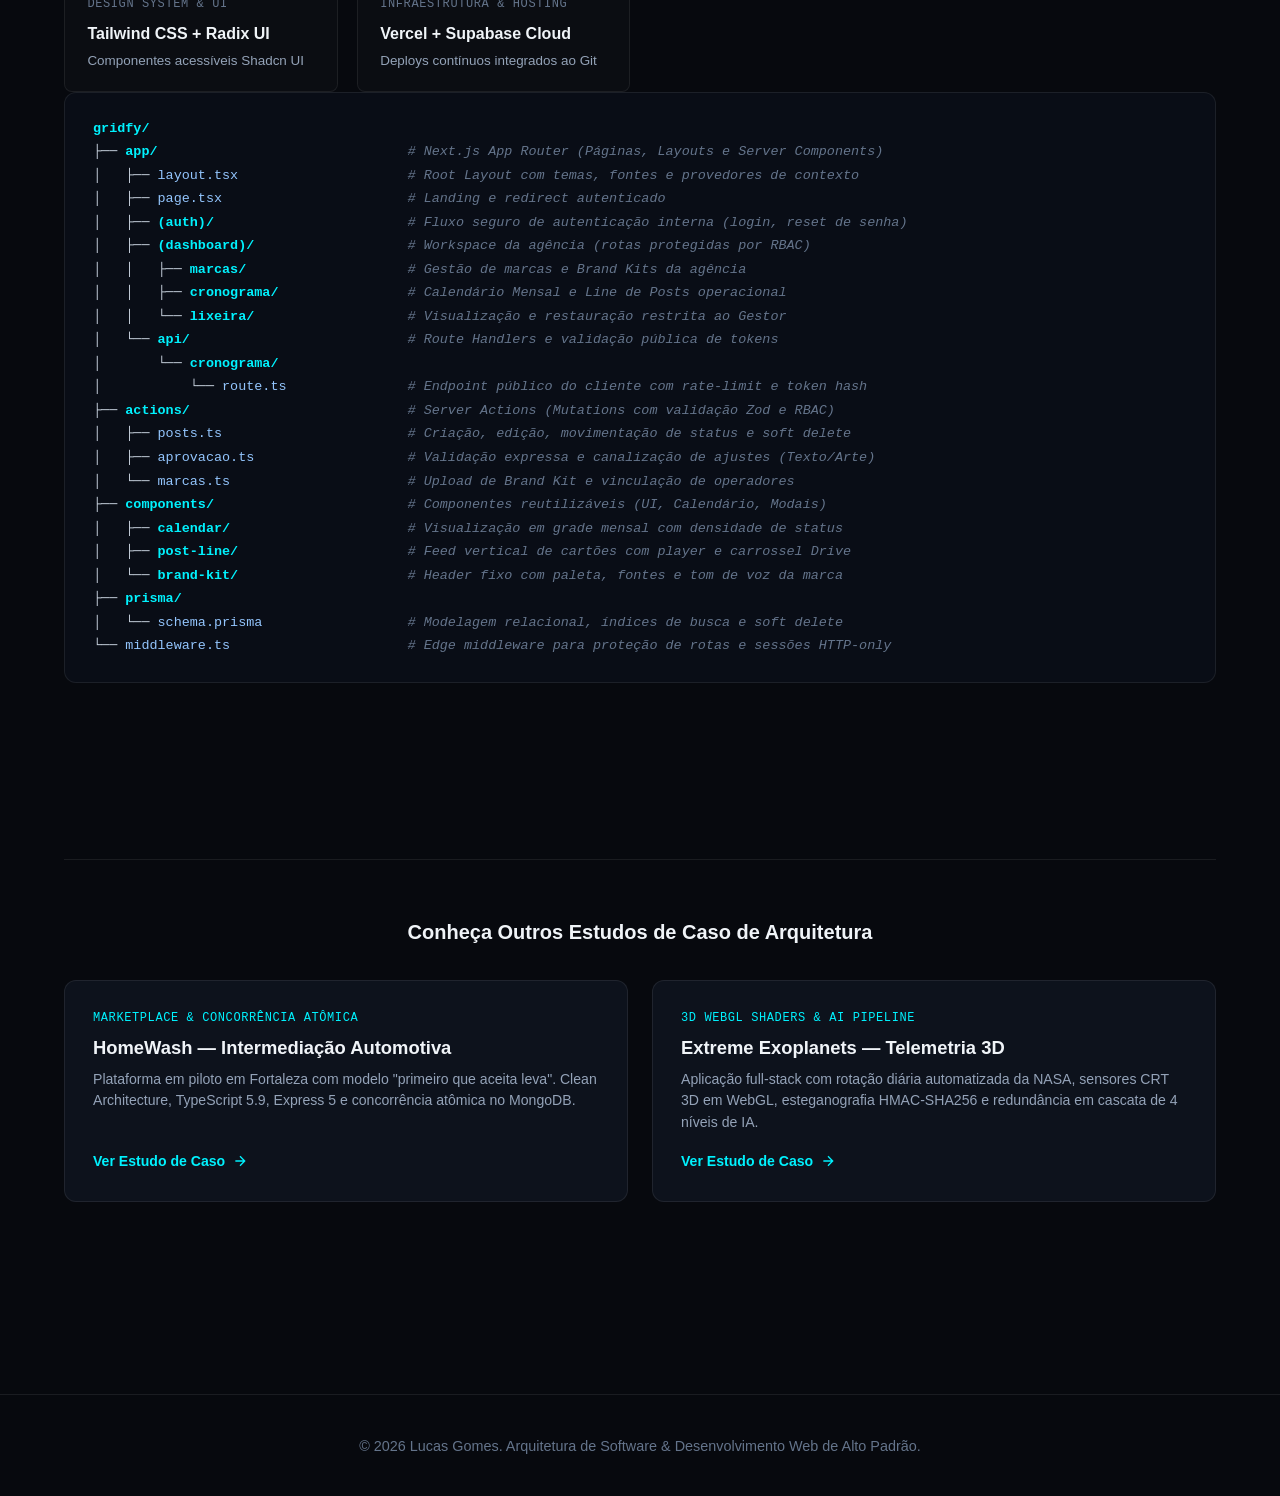
<file: projetos/gridfy.html>
<!DOCTYPE html>
<html lang="pt-BR" id="html-root">

<head>
  <meta charset="UTF-8" />
  <meta name="viewport" content="width=device-width, initial-scale=1.0" />

  <!-- Primary Meta Tags -->
  <title>Gridfy — Estudo de Caso de Arquitetura & Engenharia de Software | Lucas Gomes</title>
  <meta name="title" content="Gridfy — Estudo de Caso de Arquitetura & Engenharia de Software | Lucas Gomes" />
  <meta name="description"
    content="Estudo de caso detalhado da arquitetura, decisões técnicas e estruturação de software do Gridfy: SaaS multi-tenant para agências de marketing e aprovação sem login." />
  <meta name="author" content="Lucas Gomes" />
  <meta name="theme-color" content="#07090e" />

  <!-- Favicon SVG -->
  <link rel="icon" type="image/svg+xml"
    href="data:image/svg+xml,%3Csvg xmlns='http://www.w3.org/2000/svg' viewBox='0 0 32 32'%3E%3Crect width='32' height='32' rx='8' fill='%2307090e'/%3E%3Ctext x='50%25' y='55%25' font-family='sans-serif' font-size='15' font-weight='800' fill='%2300f2fe' text-anchor='middle' dominant-baseline='middle'%3ELG%3C/text%3E%3C/svg%3E" />

  <!-- Content Security Policy -->
  <meta http-equiv="Content-Security-Policy"
    content="default-src 'self'; script-src 'self'; style-src 'self' https://fonts.googleapis.com; font-src https://fonts.gstatic.com; img-src 'self' data: https://github.com https://*.githubusercontent.com; connect-src 'self';" />

  <!-- Fonts & Stylesheet -->
  <link rel="preconnect" href="https://fonts.googleapis.com" />
  <link rel="preconnect" href="https://fonts.gstatic.com" crossorigin />
  <link rel="stylesheet"
    href="https://fonts.googleapis.com/css2?family=JetBrains+Mono:wght@400;500;600;700&family=Plus+Jakarta+Sans:wght@300;400;500;600;700;800&display=swap" />
  <link rel="stylesheet" href="../style.css" />
</head>

<body>
  <!-- Ambient Background Particle Lights -->
  <div class="bg-ambient" aria-hidden="true">
    <div class="glow-orb-1"></div>
    <div class="glow-orb-2"></div>
  </div>

  <!-- Top Sticky Navigation Bar -->
  <header class="case-nav" role="banner">
    <div class="container case-nav-container">
      <a href="../index.html#projects" class="btn-back-cv" aria-label="Voltar para a página principal do currículo">
        <svg width="18" height="18" viewBox="0 0 24 24" fill="none" stroke="currentColor" stroke-width="2">
          <path d="M19 12H5M12 19l-7-7 7-7" />
        </svg>
        <span>Voltar ao Currículo</span>
      </a>

      <div class="case-nav-actions">
        <span class="badge-repo-private" title="Código-fonte comercial sob proteção de propriedade intelectual">
          <svg width="14" height="14" viewBox="0 0 24 24" fill="none" stroke="currentColor" stroke-width="2">
            <rect x="3" y="11" width="18" height="11" rx="2" ry="2"></rect>
            <path d="M7 11V7a5 5 0 0 1 10 0v4"></path>
          </svg>
          <span>Código Proprietário (SaaS)</span>
        </span>

        <a href="https://gridfy.luckhaosbb.dev/" target="_blank" rel="noopener noreferrer"
          class="btn-case-action primary" title="Abrir Gridfy em Produção">
          <span>Abrir Aplicação</span>
          <svg width="16" height="16" viewBox="0 0 24 24" fill="none" stroke="currentColor" stroke-width="2">
            <path d="M18 13v6a2 2 0 0 1-2 2H5a2 2 0 0 1-2-2V8a2 2 0 0 1 2-2h6"></path>
            <polyline points="15 3 21 3 21 9"></polyline>
            <line x1="10" y1="14" x2="21" y2="3"></line>
          </svg>
        </a>
      </div>
    </div>
  </header>

  <!-- Main Content -->
  <main class="case-study-page">
    <div class="container">

      <!-- Case Hero Section -->
      <section class="case-hero">
        <span class="case-hero-tag">// ESTUDO DE CASO DE ARQUITETURA — SAAS MULTI-TENANT</span>
        <h1 class="case-hero-title">
          Gridfy — Gestão Centralizada & <br />
          <span class="gradient-text">Validação de Conteúdo Social Media</span>
        </h1>
        <p class="case-hero-subtitle">
          Plataforma SaaS multi-tenant concebida para agências de publicidade e criadores de conteúdo.
          Resolve a fragmentação operacional entre planilhas, editores soltos e WhatsApp através de uma esteira
          unificada de roteirização com retenção, passagem de bastão técnica e aprovação externa em 1 clique sem login.
        </p>

        <div class="case-hero-actions">
          <a href="https://gridfy.luckhaosbb.dev/" target="_blank" rel="noopener noreferrer"
            class="btn-primary">
            <svg width="18" height="18" viewBox="0 0 24 24" fill="none" stroke="currentColor" stroke-width="2">
              <path d="M18 13v6a2 2 0 0 1-2 2H5a2 2 0 0 1-2-2V8a2 2 0 0 1 2-2h6"></path>
              <polyline points="15 3 21 3 21 9"></polyline>
              <line x1="10" y1="14" x2="21" y2="3"></line>
            </svg>
            <span>Acessar Projeto em Produção</span>
          </a>

          <span class="btn-secondary is-static" title="Código proprietário protegido por propriedade intelectual">
            <svg width="18" height="18" viewBox="0 0 24 24" fill="none" stroke="currentColor" stroke-width="2">
              <rect x="3" y="11" width="18" height="11" rx="2" ry="2"></rect>
              <path d="M7 11V7a5 5 0 0 1 10 0v4"></path>
            </svg>
            <span>Código Privado (SaaS Comercial)</span>
          </span>

          <a href="../index.html#projects" class="btn-secondary">
            <span>← Ver Outros Projetos</span>
          </a>
        </div>

        <!-- Key Architectural Metrics -->
        <div class="metrics-grid">
          <div class="metric-card">
            <div class="metric-header">
              <svg class="metric-icon" width="20" height="20" viewBox="0 0 24 24" fill="none" stroke="currentColor" stroke-width="2">
                <rect x="3" y="3" width="7" height="7"></rect>
                <rect x="14" y="3" width="7" height="7"></rect>
                <rect x="14" y="14" width="7" height="7"></rect>
                <rect x="3" y="14" width="7" height="7"></rect>
              </svg>
              <span class="metric-label">Arquitetura</span>
            </div>
            <div class="metric-value">Multi-Tenant Estrito</div>
            <p class="metric-desc">Isolamento rigoroso por Workspace e Marcas com políticas de acesso RBAC aplicadas em Server Actions e ORM.</p>
          </div>

          <div class="metric-card">
            <div class="metric-header">
              <svg class="metric-icon" width="20" height="20" viewBox="0 0 24 24" fill="none" stroke="currentColor" stroke-width="2">
                <path d="M12 22s8-4 8-10V5l-8-3-8 3v7c0 6 8 10 8 10z"></path>
              </svg>
              <span class="metric-label">Experiência do Cliente</span>
            </div>
            <div class="metric-value">Zero Login / 1-Click</div>
            <p class="metric-desc">Validação externa segura via token hash atrelado a Marca + Mês (/cronograma?c=TOKEN&mes=AAAA-MM) com rate limiting.</p>
          </div>

          <div class="metric-card">
            <div class="metric-header">
              <svg class="metric-icon" width="20" height="20" viewBox="0 0 24 24" fill="none" stroke="currentColor" stroke-width="2">
                <ellipse cx="12" cy="5" rx="9" ry="3"></ellipse>
                <path d="M21 12c0 1.66-4 3-9 3s-9-1.34-9-3"></path>
                <path d="M3 5v14c0 1.66 4 3 9 3s9-1.34 9-3V5"></path>
              </svg>
              <span class="metric-label">Custos & Storage</span>
            </div>
            <div class="metric-value">Zero Storage Bloat</div>
            <p class="metric-desc">Catalogação e ordenação de mídias pesadas consumidas diretamente do Google Drive público sem sobrecarga no servidor.</p>
          </div>

          <div class="metric-card">
            <div class="metric-header">
              <svg class="metric-icon" width="20" height="20" viewBox="0 0 24 24" fill="none" stroke="currentColor" stroke-width="2">
                <path d="M14 2H6a2 2 0 0 0-2 2v16a2 2 0 0 0 2 2h12a2 2 0 0 0 2-2V8z"></path>
                <polyline points="14 2 14 8 20 8"></polyline>
                <line x1="16" y1="13" x2="8" y2="13"></line>
                <line x1="16" y1="17" x2="8" y2="17"></line>
                <polyline points="10 9 9 9 8 9"></polyline>
              </svg>
              <span class="metric-label">Confiabilidade</span>
            </div>
            <div class="metric-value">Auditoria Imutável</div>
            <p class="metric-desc">Soft delete mandatório com travas hierárquicas, lixeira restrita ao Gestor e trilha cumulativa de eventos.</p>
          </div>
        </div>
      </section>

      <!-- Section 1: Business Problem & Value Proposition -->
      <section class="case-section-block">
        <span class="section-tag">// 01. VISÃO DO PRODUTO</span>
        <h2 class="case-section-title">O Desafio Operacional & A Solução</h2>

        <div class="case-split-grid">
          <div class="case-card-inner">
            <h3>
              <svg width="22" height="22" viewBox="0 0 24 24" fill="none" stroke="#ef4444" stroke-width="2">
                <circle cx="12" cy="12" r="10"></circle>
                <line x1="15" y1="9" x2="9" y2="15"></line>
                <line x1="9" y1="9" x2="15" y2="15"></line>
              </svg>
              Gargalos do Fluxo Tradicional
            </h3>
            <p>Em agências e assessorias convencionais, a produção para redes sociais sofre de dispersão caótica de canais:</p>
            <ul class="case-list">
              <li><strong>Fragmentação de Dados:</strong> Pautas em planilhas, roteiros em Docs, vídeos no Google Drive e cobranças perdidas no WhatsApp.</li>
              <li><strong>Handoff Criativo Ruidoso:</strong> Designers recebem textos sem formato padronizado, gerando retrabalhos frequentes por falta de especificações visuais.</li>
              <li><strong>Rejeição a Logins Complexos:</strong> Clientes finais não toleram cadastros corporativos com confirmação por e-mail e senhas para aprovar publicações no celular.</li>
              <li><strong>Ajustes Genéricos Sem Rastreio:</strong> Feedbacks vagos como "não gostei" provocavam conflito interno entre redatores e designers sem histórico de solicitações.</li>
            </ul>
          </div>

          <div class="case-card-inner">
            <h3>
              <svg width="22" height="22" viewBox="0 0 24 24" fill="none" stroke="#10b981" stroke-width="2">
                <path d="M22 11.08V12a10 10 0 1 1-5.93-9.14"></path>
                <polyline points="22 4 12 14.01 9 11.01"></polyline>
              </svg>
              A Engenharia do Gridfy
            </h3>
            <p>O Gridfy foi arquitetado como uma esteira unificada e rastreável:</p>
            <ul class="case-list">
              <li><strong>Brand Kit Dinâmico Integrado:</strong> Identidade visual (cores, logo, tom de voz) sempre acessível no topo do fluxo criativo sem troca de abas.</li>
              <li><strong>Dupla Visualização Estratégica:</strong> Calendário Mensal para planejamento macro e Line de Posts vertical para edição contínua.</li>
              <li><strong>Roteirização Guiada de Retenção:</strong> Método estruturado em 4 etapas (Gancho de Atenção, Corpo do Conteúdo, Call to Action e Legenda).</li>
              <li><strong>Aprovação em 1 Clique Sem Senha:</strong> Link público direto por WhatsApp protegido por token temporal por mês e canalização de ajustes categorizados (Texto vs. Arte).</li>
            </ul>
          </div>
        </div>

        <div class="case-callout">
          <div class="case-callout-title">
            <svg width="18" height="18" viewBox="0 0 24 24" fill="none" stroke="currentColor" stroke-width="2">
              <circle cx="12" cy="12" r="10"></circle>
              <line x1="12" y1="16" x2="12" y2="12"></line>
              <line x1="12" y1="8" x2="12.01" y2="8"></line>
            </svg>
            Visão de Experiência do Usuário (Desktop vs. Mobile)
          </div>
          <p>
            A equipe interna da agência (gestores, redatores e designers) opera em telas grandes com foco na densidade do cronograma e roteirização detalhada. O cliente final acessa exclusivamente pelo smartphone, recebendo links diretos onde visualiza o carrossel/vídeo fielmente e aprova ou solicita ajuste em menos de 10 segundos.
          </p>
        </div>
      </section>

      <!-- Section 2: Architecture & System Design -->
      <section class="case-section-block">
        <span class="section-tag">// 02. ARQUITETURA DE SOFTWARE</span>
        <h2 class="case-section-title">Design Estrutural & Fluxo em Camadas</h2>

        <div class="arch-diagram-card">
          <!-- Presentation Layer -->
          <div class="diagram-layer">
            <div class="diagram-layer-header">
              <span class="layer-title">Camada de Apresentação (View / UI)</span>
              <span class="layer-badge">Next.js App Router (RSC + Client)</span>
            </div>
            <div class="layer-items">
              <span class="layer-item-pill">React Server Components</span>
              <span class="layer-item-pill">Calendário Mensal (Client State)</span>
              <span class="layer-item-pill">Line de Posts (Virtual Scroll)</span>
              <span class="layer-item-pill">Tailwind CSS + Radix UI</span>
              <span class="layer-item-pill">Visualizador Mobile Tokenizado</span>
            </div>
          </div>

          <div class="layer-connector">
            <svg width="24" height="24" viewBox="0 0 24 24" fill="none" stroke="currentColor" stroke-width="2">
              <path d="M12 5v14M19 12l-7 7-7-7" />
            </svg>
          </div>

          <!-- Application Layer -->
          <div class="diagram-layer">
            <div class="diagram-layer-header">
              <span class="layer-title">Camada de Aplicação & Orquestração (Controllers / Actions)</span>
              <span class="layer-badge">Node.js LTS / TypeScript</span>
            </div>
            <div class="layer-items">
              <span class="layer-item-pill">Server Actions (Mutações Tipadas)</span>
              <span class="layer-item-pill">Route Handlers (Token Verification)</span>
              <span class="layer-item-pill">RBAC Guard Middleware</span>
              <span class="layer-item-pill">IP Rate Limiting (Token Security)</span>
              <span class="layer-item-pill">Sanitização e Validação Zod</span>
            </div>
          </div>

          <div class="layer-connector">
            <svg width="24" height="24" viewBox="0 0 24 24" fill="none" stroke="currentColor" stroke-width="2">
              <path d="M12 5v14M19 12l-7 7-7-7" />
            </svg>
          </div>

          <!-- Business & Data Access Layer -->
          <div class="diagram-layer">
            <div class="diagram-layer-header">
              <span class="layer-title">Camada de Dados & Integrações Externas (Data Access & Infra)</span>
              <span class="layer-badge">PostgreSQL + Supabase + Prisma ORM</span>
            </div>
            <div class="layer-items">
              <span class="layer-item-pill">Prisma Relational Client</span>
              <span class="layer-item-pill">PostgreSQL Indexes (Workspace, Month, Status)</span>
              <span class="layer-item-pill">Supabase Auth & Storage (Brand Kits)</span>
              <span class="layer-item-pill">Google Drive Public Stream Parser</span>
              <span class="layer-item-pill">Soft Delete (deleted_at & deleted_by)</span>
            </div>
          </div>
        </div>
      </section>

      <!-- Section 3: Technical Decision Records (ADRs) -->
      <section class="case-section-block">
        <span class="section-tag">// 03. DECISÕES DE ENGENHARIA</span>
        <h2 class="case-section-title">Architectural Decision Records (ADRs)</h2>

        <div class="adr-grid">
          <!-- ADR 1 -->
          <div class="adr-card">
            <div class="adr-header">
              <span class="adr-id">ADR-01</span>
              <span class="adr-status">APROVADO & IMPLEMENTADO</span>
              <h3 class="adr-title">Next.js App Router com Server Actions vs. API REST Externa</h3>
            </div>
            <div class="adr-row">
              <span class="adr-row-label">Contexto & Desafio:</span>
              Necessidade de renderização ultra-rápida do calendário mensal e formulários de alta densidade sem duplicar contratos de API entre frontend e backend em um time enxuto.
            </div>
            <div class="adr-row">
              <span class="adr-row-label">Decisão Técnica:</span>
              Adotar o Next.js App Router com React Server Components para leitura de dados e Server Actions para mutações com tipagem TypeScript ponta a ponta.
            </div>
            <div class="adr-row">
              <span class="adr-row-label">Trade-offs & Consequências:</span>
              Elimina overhead de serialização de endpoints REST intermediários e sincronização de SDKs. A segurança de cookies de sessão HTTP-only e verificações de RBAC são validadas diretamente no ambiente de execução do servidor antes de tocar o banco.
            </div>
          </div>

          <!-- ADR 2 -->
          <div class="adr-card">
            <div class="adr-header">
              <span class="adr-id">ADR-02</span>
              <span class="adr-status">APROVADO & IMPLEMENTADO</span>
              <h3 class="adr-title">Aprovação Externa via Token Criptográfico por Mês vs. Login/Senha Tradicional</h3>
            </div>
            <div class="adr-row">
              <span class="adr-row-label">Contexto & Desafio:</span>
              Clientes corporativos de agência rejeitam cadastros e memorização de senhas para aprovar posts em rotinas dinâmicas de smartphone.
            </div>
            <div class="adr-row">
              <span class="adr-row-label">Decisão Técnica:</span>
              Endpoint público <code>/cronograma?c=TOKEN&mes=AAAA-MM</code> protegido por token hash criptográfico atrelado exclusivamente ao par Marca + Mês de referência, com rate limiting por IP.
            </div>
            <div class="adr-row">
              <span class="adr-row-label">Trade-offs & Consequências:</span>
              Adoção de 100% pelos clientes pelo WhatsApp sem fricção de login. A segurança é mantida por entropia criptográfica do token, escopo limitado ao mês especificado e impossibilidade de varredura automatizada por limitação de requisições por IP.
            </div>
          </div>

          <!-- ADR 3 -->
          <div class="adr-card">
            <div class="adr-header">
              <span class="adr-id">ADR-03</span>
              <span class="adr-status">APROVADO & IMPLEMENTADO</span>
              <h3 class="adr-title">Consumo de Mídias via Pastas do Google Drive vs. Armazenamento Bruto no SaaS</h3>
            </div>
            <div class="adr-row">
              <span class="adr-row-label">Contexto & Desafio:</span>
              Arquivos de vídeo em alta resolução e carrosséis pesados geram custos exponenciais de bandwidth e cloud storage em instâncias de SaaS em estágio inicial.
            </div>
            <div class="adr-row">
              <span class="adr-row-label">Decisão Técnica:</span>
              Upload direto restrito ao logotipo oficial do Brand Kit no Supabase Storage. As mídias pesadas de cada postagem são consumidas e catalogadas diretamente a partir de pastas públicas do Google Drive.
            </div>
            <div class="adr-row">
              <span class="adr-row-label">Trade-offs & Consequências:</span>
              Custo de armazenamento reduzido a zero para mídias pesadas no SaaS, sem lentidão de upload no servidor da aplicação. O sistema identifica e ordena lâminas de carrossel e players verticais de vídeo sem onerar o banco de dados.
            </div>
          </div>

          <!-- ADR 4 -->
          <div class="adr-card">
            <div class="adr-header">
              <span class="adr-id">ADR-04</span>
              <span class="adr-status">APROVADO & IMPLEMENTADO</span>
              <h3 class="adr-title">Política Estrita de Soft Delete & Trilha de Auditoria Imutável</h3>
            </div>
            <div class="adr-row">
              <span class="adr-row-label">Contexto & Desafio:</span>
              Risco crítico de exclusão acidental de postagens planejadas ou aprovadas em plataformas abertas, destruindo o histórico acordado com o cliente.
            </div>
            <div class="adr-row">
              <span class="adr-row-label">Decisão Técnica:</span>
              Exclusão lógica mandatória através dos campos <code>deleted_at</code> e <code>deleted_by</code>. Operadores (roteiristas/designers) só podem deletar posts no status Ideia criados por eles mesmos. Visualização de lixeira e restauração pertencem exclusivamente ao Gestor.
            </div>
            <div class="adr-row">
              <span class="adr-row-label">Trade-offs & Consequências:</span>
              Garantia de zero perda acidental de dados, rastreabilidade forense de todas as ações e consultas filtradas por índices parciais no PostgreSQL para manter alta performance.
            </div>
          </div>
        </div>
      </section>

      <!-- Section 4: Security & RBAC -->
      <section class="case-section-block">
        <span class="section-tag">// 04. SEGURANÇA & CONTROLE DE ACESSO</span>
        <h2 class="case-section-title">Matriz de Permissões RBAC (Role-Based Access Control)</h2>

        <div class="case-card-inner">
          <p style="margin-bottom: 1.5rem;">
            O Gridfy opera com isolamento multi-tenant absoluto por agência e por marcas. Colaboradores internos
            operam unicamente nas marcas em que foram formalmente vinculados pelo Administrador:
          </p>

          <div class="case-split-grid">
            <div class="spec-item">
              <div class="spec-key">Perfil Gestor (Admin)</div>
              <div class="spec-val">Acesso Global & Gestão</div>
              <p class="spec-detail">Gestão de workspace, parametrização de marcas e Brand Kits, vinculação de operadores, fechamento mensal, auditoria completa, lixeira e restauração de posts.</p>
            </div>

            <div class="spec-item">
              <div class="spec-key">Perfil Roteirista</div>
              <div class="spec-val">Criação & Roteirização</div>
              <p class="spec-detail">Criação de pautas nas marcas vinculadas, preenchimento do método guiado (Gancho, Corpo, CTA, Legenda), exclusão exclusiva de suas próprias ideias e handoff para design.</p>
            </div>

            <div class="spec-item">
              <div class="spec-key">Perfil Designer / Editor</div>
              <div class="spec-val">Produção Audiovisual</div>
              <p class="spec-detail">Visualização das diretrizes visuais do Brand Kit, vinculação de links de mídias e pastas do Google Drive, movimentação de status na esteira criativa.</p>
            </div>

            <div class="spec-item">
              <div class="spec-key">Perfil Cliente Final</div>
              <div class="spec-val">Validação Sem Login</div>
              <p class="spec-detail">Acesso restrito ao cronograma do mês via token, aprovação expressa em 1 clique ou solicitação de ajuste com justificativa obrigatória e etiqueta (Texto vs. Arte).</p>
            </div>
          </div>
        </div>
      </section>

      <!-- Section 5: Tech Stack & Directory Tree -->
      <section class="case-section-block">
        <span class="section-tag">// 05. ESPECIFICAÇÕES TÉCNICAS</span>
        <h2 class="case-section-title">Stack Homologada & Organização Modular</h2>

        <div class="tech-spec-grid" style="margin-bottom: 2rem;">
          <div class="spec-item">
            <div class="spec-key">Framework Frontend/Backend</div>
            <div class="spec-val">Next.js 15 (App Router)</div>
            <div class="spec-detail">React Server Components & Server Actions</div>
          </div>

          <div class="spec-item">
            <div class="spec-key">Linguagem & Tipagem</div>
            <div class="spec-val">TypeScript 5.x</div>
            <div class="spec-detail">Strict mode ponta a ponta</div>
          </div>

          <div class="spec-item">
            <div class="spec-key">Banco de Dados</div>
            <div class="spec-val">PostgreSQL (Supabase)</div>
            <div class="spec-detail">Instância relacional gerenciada em nuvem</div>
          </div>

          <div class="spec-item">
            <div class="spec-key">Modelagem ORM</div>
            <div class="spec-val">Prisma ORM</div>
            <div class="spec-detail">Migrações declarativas e DTOs tipados</div>
          </div>

          <div class="spec-item">
            <div class="spec-key">Design System & UI</div>
            <div class="spec-val">Tailwind CSS + Radix UI</div>
            <div class="spec-detail">Componentes acessíveis Shadcn UI</div>
          </div>

          <div class="spec-item">
            <div class="spec-key">Infraestrutura & Hosting</div>
            <div class="spec-val">Vercel + Supabase Cloud</div>
            <div class="spec-detail">Deploys contínuos integrados ao Git</div>
          </div>
        </div>

        <pre class="code-tree-block"><code><span class="tree-folder">gridfy/</span>
├── <span class="tree-folder">app/</span>                               <span class="tree-comment"># Next.js App Router (Páginas, Layouts e Server Components)</span>
│   ├── <span class="tree-file">layout.tsx</span>                     <span class="tree-comment"># Root Layout com temas, fontes e provedores de contexto</span>
│   ├── <span class="tree-file">page.tsx</span>                       <span class="tree-comment"># Landing e redirect autenticado</span>
│   ├── <span class="tree-folder">(auth)/</span>                        <span class="tree-comment"># Fluxo seguro de autenticação interna (login, reset de senha)</span>
│   ├── <span class="tree-folder">(dashboard)/</span>                   <span class="tree-comment"># Workspace da agência (rotas protegidas por RBAC)</span>
│   │   ├── <span class="tree-folder">marcas/</span>                    <span class="tree-comment"># Gestão de marcas e Brand Kits da agência</span>
│   │   ├── <span class="tree-folder">cronograma/</span>                <span class="tree-comment"># Calendário Mensal e Line de Posts operacional</span>
│   │   └── <span class="tree-folder">lixeira/</span>                   <span class="tree-comment"># Visualização e restauração restrita ao Gestor</span>
│   └── <span class="tree-folder">api/</span>                           <span class="tree-comment"># Route Handlers e validação pública de tokens</span>
│       └── <span class="tree-folder">cronograma/</span>
│           └── <span class="tree-file">route.ts</span>               <span class="tree-comment"># Endpoint público do cliente com rate-limit e token hash</span>
├── <span class="tree-folder">actions/</span>                           <span class="tree-comment"># Server Actions (Mutations com validação Zod e RBAC)</span>
│   ├── <span class="tree-file">posts.ts</span>                       <span class="tree-comment"># Criação, edição, movimentação de status e soft delete</span>
│   ├── <span class="tree-file">aprovacao.ts</span>                   <span class="tree-comment"># Validação expressa e canalização de ajustes (Texto/Arte)</span>
│   └── <span class="tree-file">marcas.ts</span>                      <span class="tree-comment"># Upload de Brand Kit e vinculação de operadores</span>
├── <span class="tree-folder">components/</span>                        <span class="tree-comment"># Componentes reutilizáveis (UI, Calendário, Modais)</span>
│   ├── <span class="tree-folder">calendar/</span>                      <span class="tree-comment"># Visualização em grade mensal com densidade de status</span>
│   ├── <span class="tree-folder">post-line/</span>                     <span class="tree-comment"># Feed vertical de cartões com player e carrossel Drive</span>
│   └── <span class="tree-folder">brand-kit/</span>                     <span class="tree-comment"># Header fixo com paleta, fontes e tom de voz da marca</span>
├── <span class="tree-folder">prisma/</span>
│   └── <span class="tree-file">schema.prisma</span>                  <span class="tree-comment"># Modelagem relacional, índices de busca e soft delete</span>
└── <span class="tree-file">middleware.ts</span>                      <span class="tree-comment"># Edge middleware para proteção de rotas e sessões HTTP-only</span></code></pre>
      </section>

      <!-- Bottom Cross-Navigation Between Projects -->
      <section class="project-nav-footer">
        <h3 class="project-nav-footer-title">Conheça Outros Estudos de Caso de Arquitetura</h3>

        <div class="nav-projects-cards">
          <a href="homewash.html" class="nav-project-card">
            <div>
              <div class="nav-project-meta">Marketplace & Concorrência Atômica</div>
              <h4 class="nav-project-title">HomeWash — Intermediação Automotiva</h4>
              <p class="nav-project-desc">
                Plataforma em piloto em Fortaleza com modelo "primeiro que aceita leva". Clean Architecture, TypeScript 5.9, Express 5 e concorrência atômica no MongoDB.
              </p>
            </div>
            <span class="nav-project-link-text">
              Ver Estudo de Caso
              <svg width="16" height="16" viewBox="0 0 24 24" fill="none" stroke="currentColor" stroke-width="2">
                <path d="M5 12h14M12 5l7 7-7 7" />
              </svg>
            </span>
          </a>

          <a href="exoplanetas.html" class="nav-project-card">
            <div>
              <div class="nav-project-meta">3D WebGL Shaders & AI Pipeline</div>
              <h4 class="nav-project-title">Extreme Exoplanets — Telemetria 3D</h4>
              <p class="nav-project-desc">
                Aplicação full-stack com rotação diária automatizada da NASA, sensores CRT 3D em WebGL, esteganografia HMAC-SHA256 e redundância em cascata de 4 níveis de IA.
              </p>
            </div>
            <span class="nav-project-link-text">
              Ver Estudo de Caso
              <svg width="16" height="16" viewBox="0 0 24 24" fill="none" stroke="currentColor" stroke-width="2">
                <path d="M5 12h14M12 5l7 7-7 7" />
              </svg>
            </span>
          </a>
        </div>
      </section>

    </div>
  </main>

  <!-- Footer -->
  <footer>
    <div class="container" style="text-align: center; padding: 3rem 0; border-top: 1px solid var(--border-color); margin-top: 4rem;">
      <p style="color: var(--text-muted); font-size: 0.9rem;">
        © 2026 <span style="color: var(--accent-cyan); font-weight: 600;">Lucas Gomes</span>. Arquitetura de Software & Desenvolvimento Web de Alto Padrão.
      </p>
    </div>
  </footer>

  <script src="../scripts.js"></script>
</body>

</html>
</file>
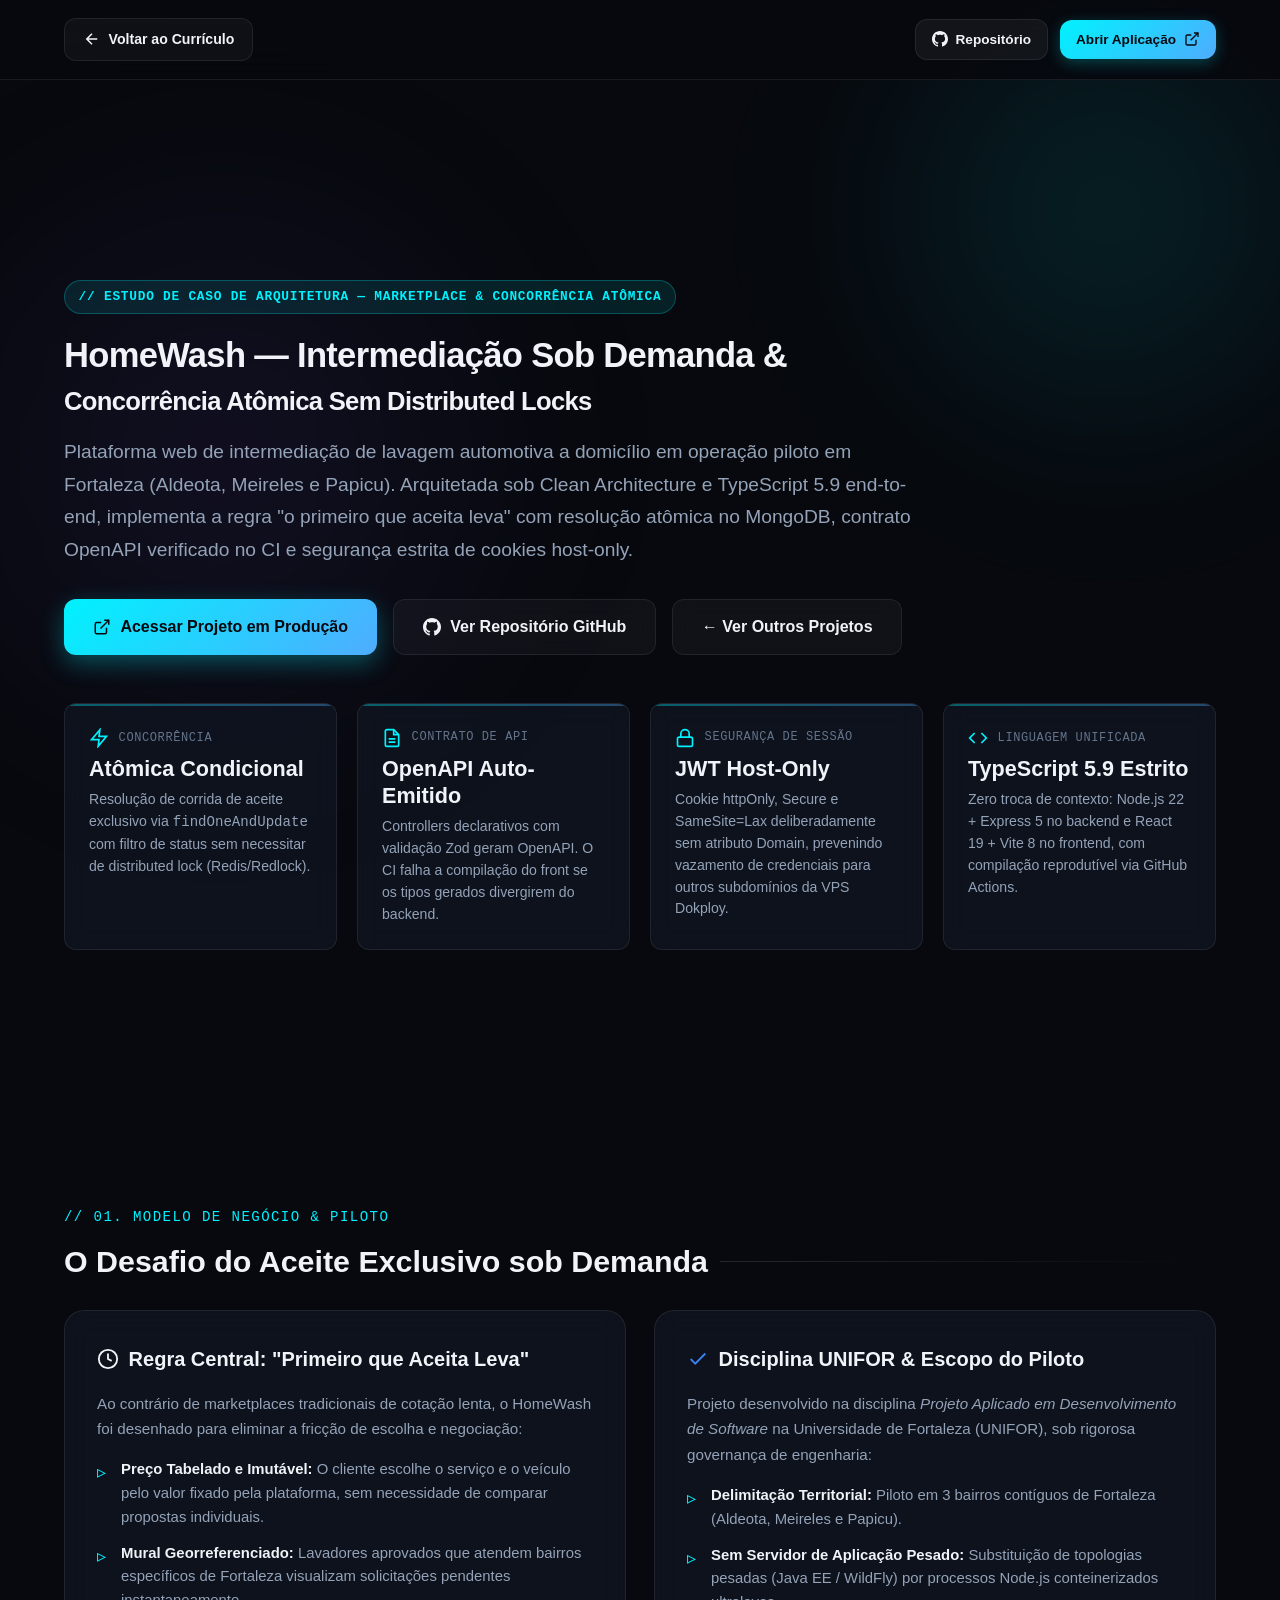
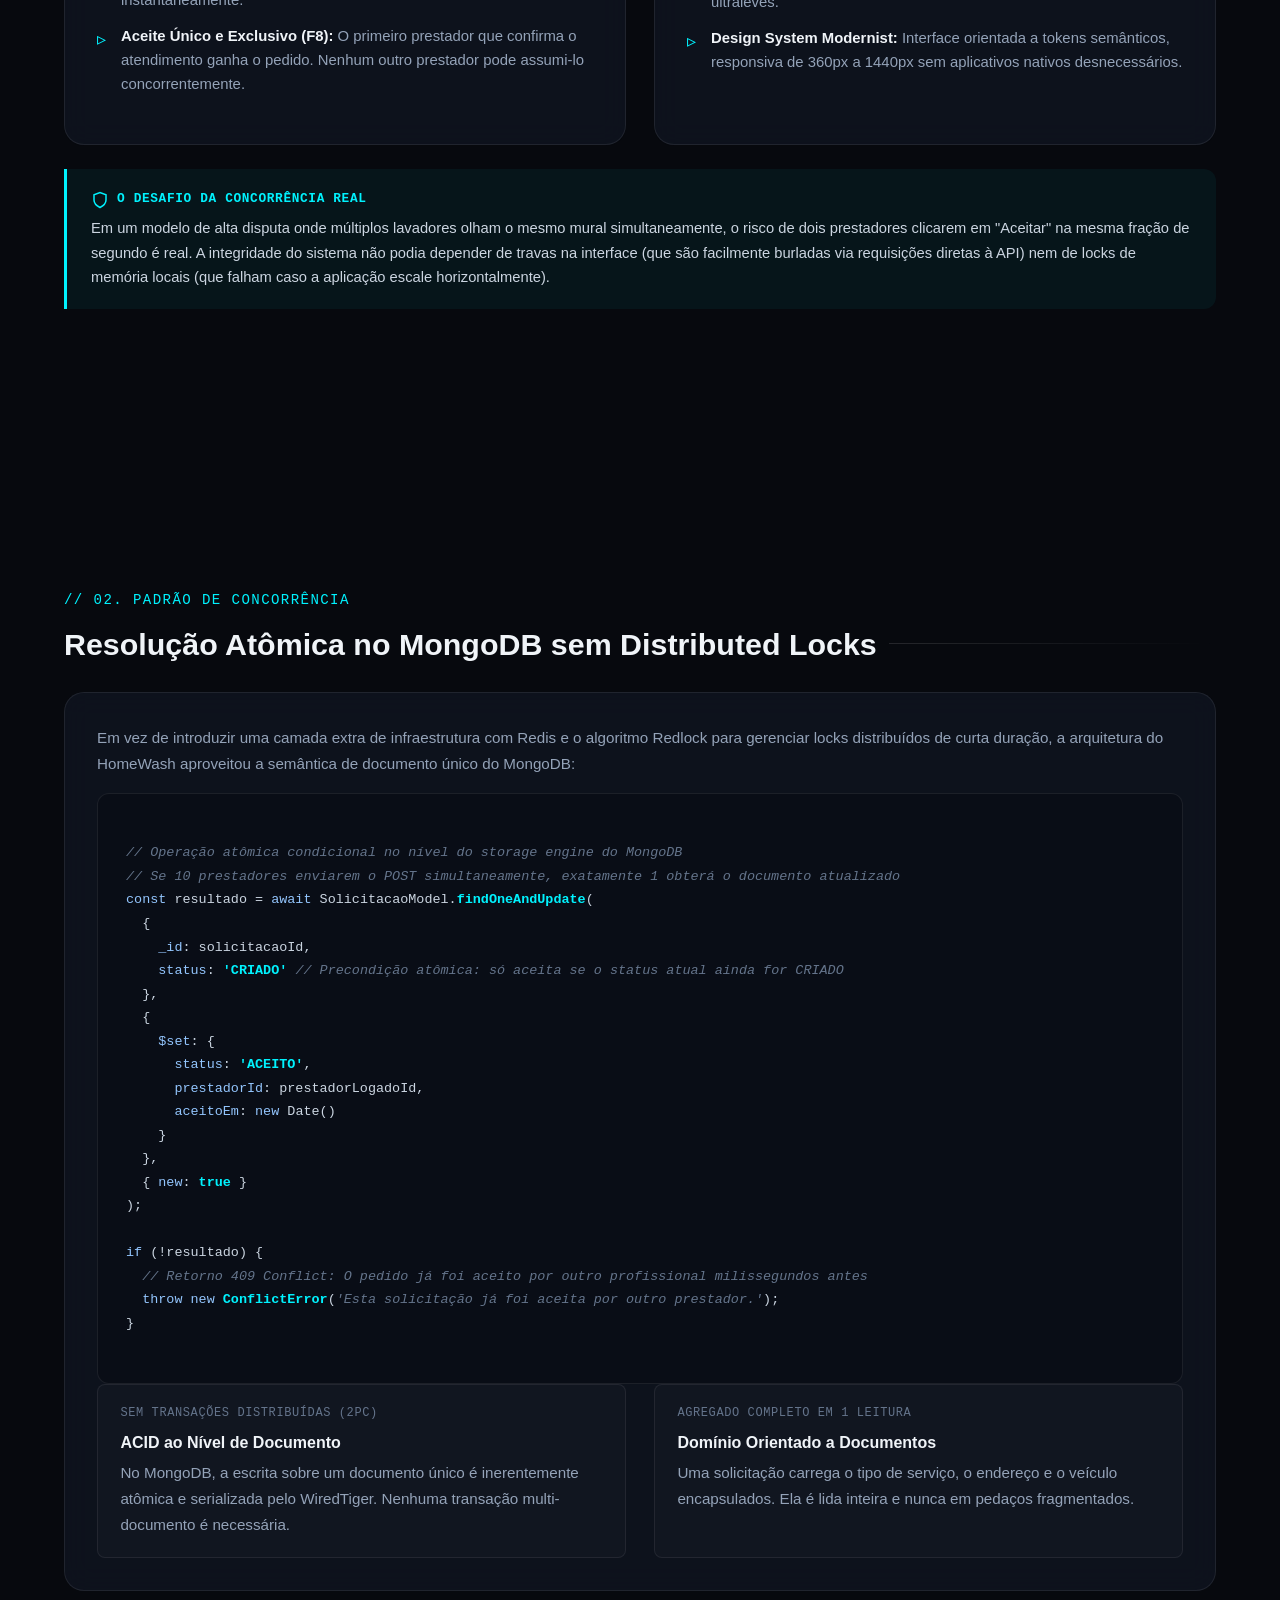
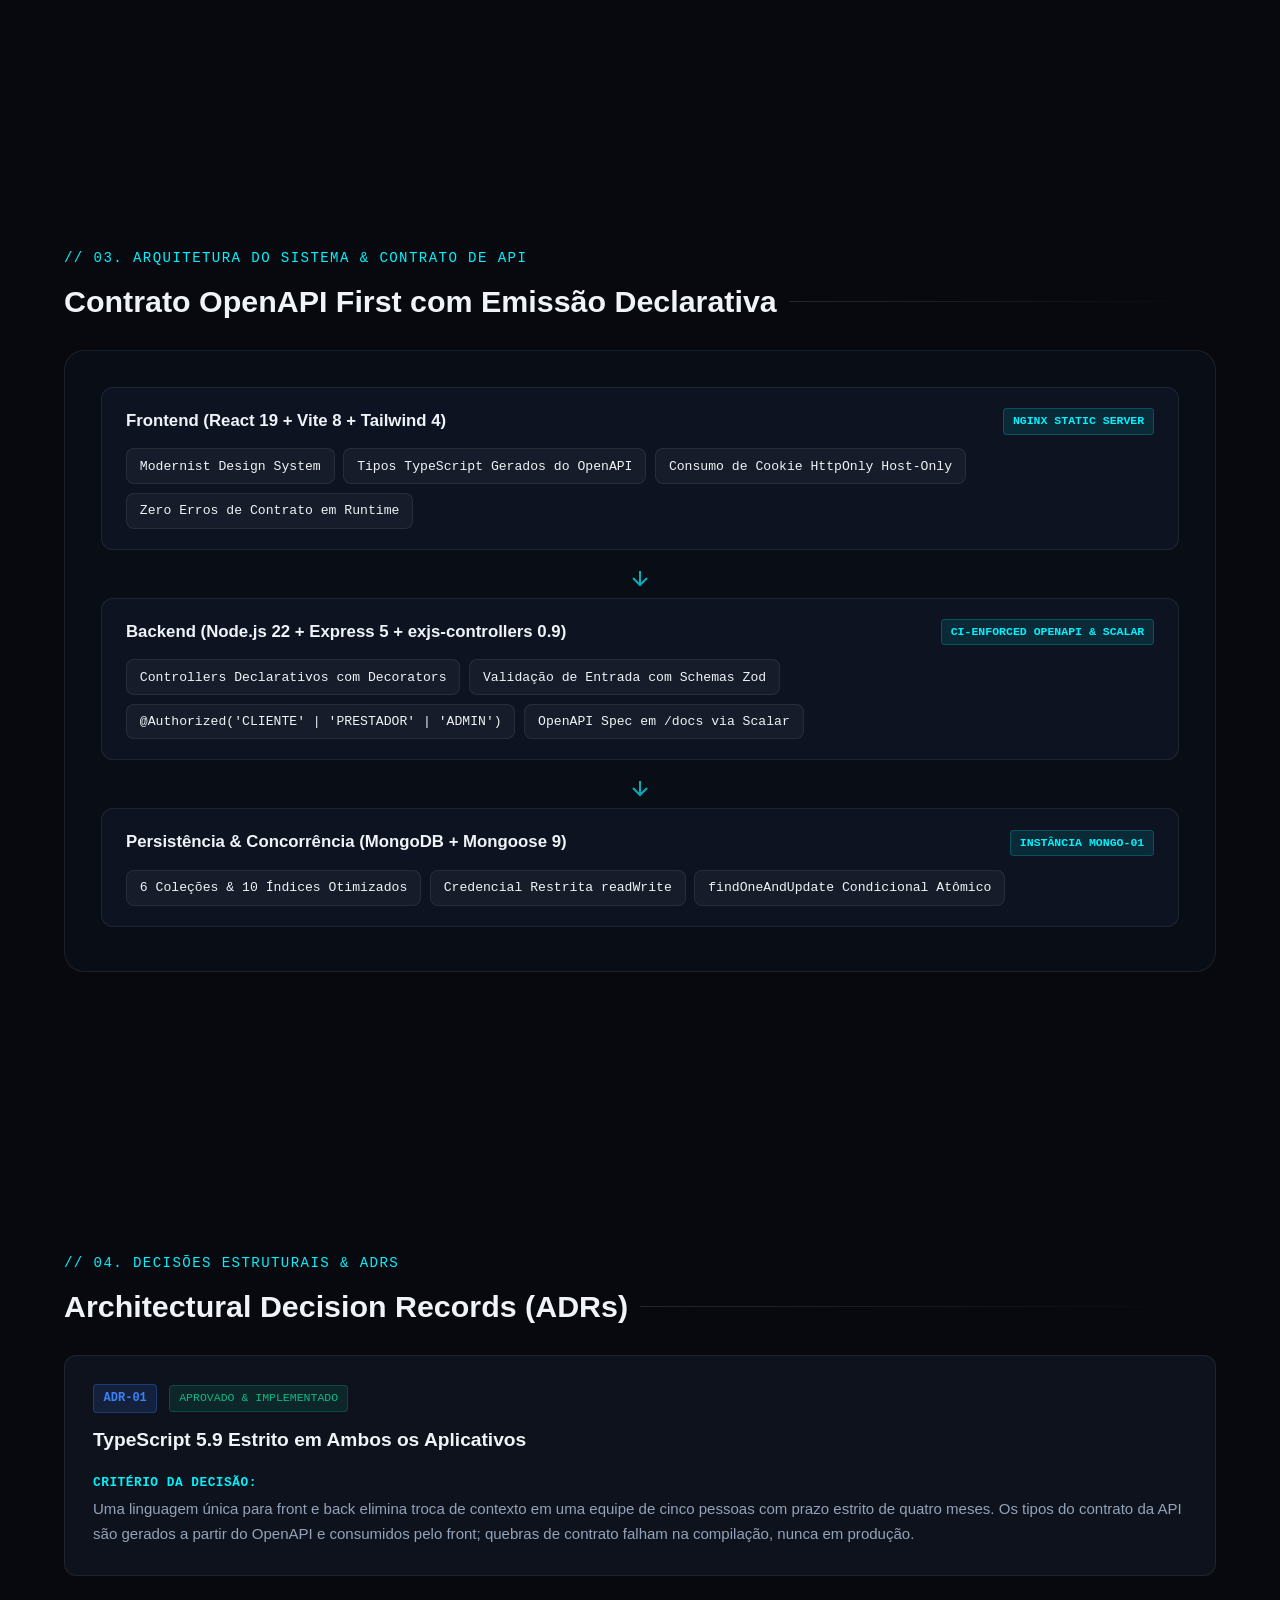
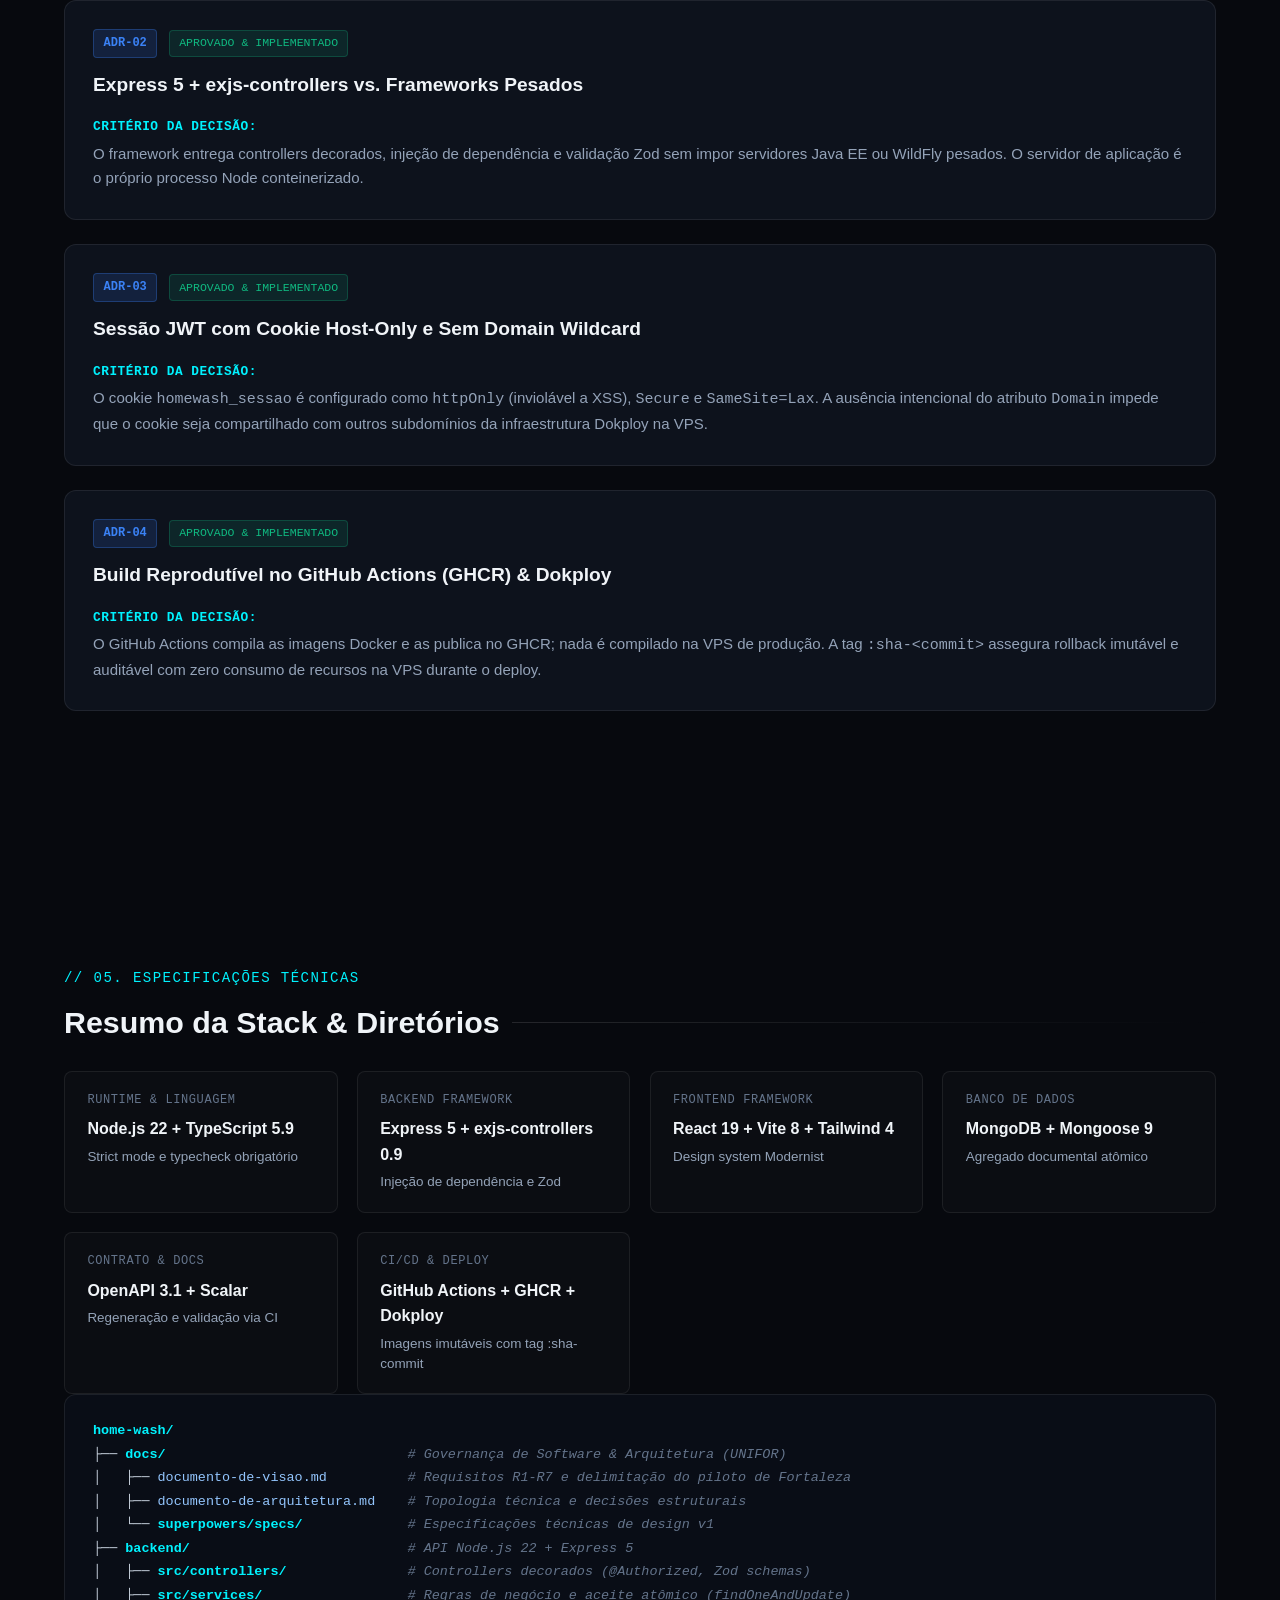
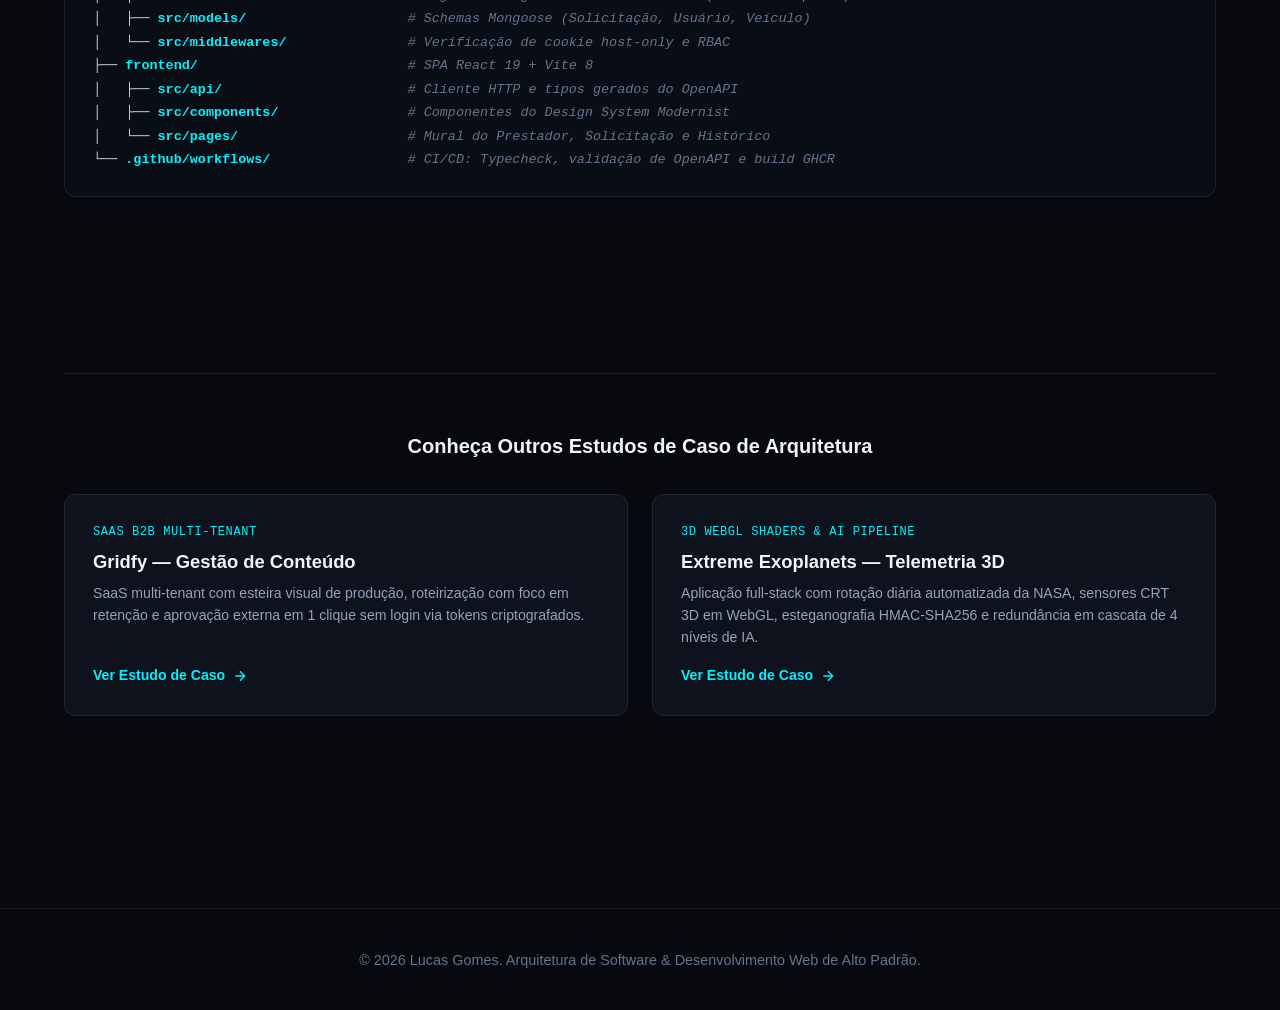
<file: projetos/homewash.html>
<!DOCTYPE html>
<html lang="pt-BR" id="html-root">

<head>
  <meta charset="UTF-8" />
  <meta name="viewport" content="width=device-width, initial-scale=1.0" />

  <!-- Primary Meta Tags -->
  <title>HomeWash — Estudo de Caso de Arquitetura & Engenharia de Software | Lucas Gomes</title>
  <meta name="title" content="HomeWash — Estudo de Caso de Arquitetura & Engenharia de Software | Lucas Gomes" />
  <meta name="description"
    content="Estudo de caso aprofundado da arquitetura do HomeWash: marketplace sob demanda com concorrência atômica condicional no MongoDB, TypeScript 5.9 e contrato OpenAPI estrito." />
  <meta name="author" content="Lucas Gomes" />
  <meta name="theme-color" content="#07090e" />

  <!-- Favicon SVG -->
  <link rel="icon" type="image/svg+xml"
    href="data:image/svg+xml,%3Csvg xmlns='http://www.w3.org/2000/svg' viewBox='0 0 32 32'%3E%3Crect width='32' height='32' rx='8' fill='%2307090e'/%3E%3Ctext x='50%25' y='55%25' font-family='sans-serif' font-size='15' font-weight='800' fill='%2300f2fe' text-anchor='middle' dominant-baseline='middle'%3ELG%3C/text%3E%3C/svg%3E" />

  <!-- Content Security Policy -->
  <meta http-equiv="Content-Security-Policy"
    content="default-src 'self'; script-src 'self'; style-src 'self' https://fonts.googleapis.com; font-src https://fonts.gstatic.com; img-src 'self' data: https://github.com https://*.githubusercontent.com; connect-src 'self';" />

  <!-- Fonts & Stylesheet -->
  <link rel="preconnect" href="https://fonts.googleapis.com" />
  <link rel="preconnect" href="https://fonts.gstatic.com" crossorigin />
  <link rel="stylesheet"
    href="https://fonts.googleapis.com/css2?family=JetBrains+Mono:wght@400;500;600;700&family=Plus+Jakarta+Sans:wght@300;400;500;600;700;800&display=swap" />
  <link rel="stylesheet" href="../style.css" />
</head>

<body>
  <!-- Ambient Background Particle Lights -->
  <div class="bg-ambient" aria-hidden="true">
    <div class="glow-orb-1"></div>
    <div class="glow-orb-2"></div>
  </div>

  <!-- Top Sticky Navigation Bar -->
  <header class="case-nav" role="banner">
    <div class="container case-nav-container">
      <a href="../index.html#projects" class="btn-back-cv" aria-label="Voltar para a página principal do currículo">
        <svg width="18" height="18" viewBox="0 0 24 24" fill="none" stroke="currentColor" stroke-width="2">
          <path d="M19 12H5M12 19l-7-7 7-7" />
        </svg>
        <span>Voltar ao Currículo</span>
      </a>

      <div class="case-nav-actions">
        <a href="https://github.com/thebylito/home-wash" target="_blank" rel="noopener noreferrer"
          class="btn-case-action secondary" title="Ver Código no GitHub">
          <svg width="16" height="16" viewBox="0 0 24 24" fill="currentColor">
            <path
              d="M12 0c-6.626 0-12 5.373-12 12 0 5.302 3.438 9.8 8.207 11.387.599.111.793-.261.793-.577v-2.234c-3.338.726-4.033-1.416-4.033-1.416-.546-1.387-1.333-1.756-1.333-1.756-1.089-.745.083-.729.083-.729 1.205.084 1.839 1.237 1.839 1.237 1.07 1.834 2.807 1.304 3.492.997.107-.775.418-1.305.762-1.604-2.665-.305-5.467-1.334-5.467-5.931 0-1.311.469-2.381 1.236-3.221-.124-.303-.535-1.524.117-3.176 0 0 1.008-.322 3.301 1.23.957-.266 1.983-.399 3.003-.404 1.02.005 2.047.138 3.006.404 2.291-1.552 3.297-1.23 3.297-1.23.653 1.653.242 2.874.118 3.176.77.84 1.235 1.911 1.235 3.221 0 4.609-2.807 5.624-5.479 5.921.43.372.823 1.102.823 2.222v3.293c0 .319.192.694.801.576 4.765-1.589 8.199-6.086 8.199-11.386 0-6.627-5.373-12-12-12z" />
          </svg>
          <span>Repositório</span>
        </a>

        <a href="https://homewash.thebylito.dev/" target="_blank" rel="noopener noreferrer"
          class="btn-case-action primary" title="Abrir HomeWash em Produção">
          <span>Abrir Aplicação</span>
          <svg width="16" height="16" viewBox="0 0 24 24" fill="none" stroke="currentColor" stroke-width="2">
            <path d="M18 13v6a2 2 0 0 1-2 2H5a2 2 0 0 1-2-2V8a2 2 0 0 1 2-2h6"></path>
            <polyline points="15 3 21 3 21 9"></polyline>
            <line x1="10" y1="14" x2="21" y2="3"></line>
          </svg>
        </a>
      </div>
    </div>
  </header>

  <!-- Main Content -->
  <main class="case-study-page">
    <div class="container">

      <!-- Case Hero Section -->
      <section class="case-hero">
        <span class="case-hero-tag">// ESTUDO DE CASO DE ARQUITETURA — MARKETPLACE & CONCORRÊNCIA ATÔMICA</span>
        <h1 class="case-hero-title">
          HomeWash — Intermediação Sob Demanda & <br />
          <span class="gradient-text">Concorrência Atômica Sem Distributed Locks</span>
        </h1>
        <p class="case-hero-subtitle">
          Plataforma web de intermediação de lavagem automotiva a domicílio em operação piloto em Fortaleza
          (Aldeota, Meireles e Papicu). Arquitetada sob Clean Architecture e TypeScript 5.9 end-to-end,
          implementa a regra "o primeiro que aceita leva" com resolução atômica no MongoDB, contrato OpenAPI verificado no CI e segurança estrita de cookies host-only.
        </p>

        <div class="case-hero-actions">
          <a href="https://homewash.thebylito.dev/" target="_blank" rel="noopener noreferrer"
            class="btn-primary">
            <svg width="18" height="18" viewBox="0 0 24 24" fill="none" stroke="currentColor" stroke-width="2">
              <path d="M18 13v6a2 2 0 0 1-2 2H5a2 2 0 0 1-2-2V8a2 2 0 0 1 2-2h6"></path>
              <polyline points="15 3 21 3 21 9"></polyline>
              <line x1="10" y1="14" x2="21" y2="3"></line>
            </svg>
            <span>Acessar Projeto em Produção</span>
          </a>

          <a href="https://github.com/thebylito/home-wash" target="_blank" rel="noopener noreferrer"
            class="btn-secondary">
            <svg width="18" height="18" viewBox="0 0 24 24" fill="currentColor">
              <path
                d="M12 0c-6.626 0-12 5.373-12 12 0 5.302 3.438 9.8 8.207 11.387.599.111.793-.261.793-.577v-2.234c-3.338.726-4.033-1.416-4.033-1.416-.546-1.387-1.333-1.756-1.333-1.756-1.089-.745.083-.729.083-.729 1.205.084 1.839 1.237 1.839 1.237 1.07 1.834 2.807 1.304 3.492.997.107-.775.418-1.305.762-1.604-2.665-.305-5.467-1.334-5.467-5.931 0-1.311.469-2.381 1.236-3.221-.124-.303-.535-1.524.117-3.176 0 0 1.008-.322 3.301 1.23.957-.266 1.983-.399 3.003-.404 1.02.005 2.047.138 3.006.404 2.291-1.552 3.297-1.23 3.297-1.23.653 1.653.242 2.874.118 3.176.77.84 1.235 1.911 1.235 3.221 0 4.609-2.807 5.624-5.479 5.921.43.372.823 1.102.823 2.222v3.293c0 .319.192.694.801.576 4.765-1.589 8.199-6.086 8.199-11.386 0-6.627-5.373-12-12-12z" />
            </svg>
            <span>Ver Repositório GitHub</span>
          </a>

          <a href="../index.html#projects" class="btn-secondary">
            <span>← Ver Outros Projetos</span>
          </a>
        </div>

        <!-- Key Architectural Metrics -->
        <div class="metrics-grid">
          <div class="metric-card">
            <div class="metric-header">
              <svg class="metric-icon" width="20" height="20" viewBox="0 0 24 24" fill="none" stroke="currentColor" stroke-width="2">
                <path d="M13 2L3 14h9l-1 8 10-12h-9l1-8z"></path>
              </svg>
              <span class="metric-label">Concorrência</span>
            </div>
            <div class="metric-value">Atômica Condicional</div>
            <p class="metric-desc">Resolução de corrida de aceite exclusivo via <code>findOneAndUpdate</code> com filtro de status sem necessitar de distributed lock (Redis/Redlock).</p>
          </div>

          <div class="metric-card">
            <div class="metric-header">
              <svg class="metric-icon" width="20" height="20" viewBox="0 0 24 24" fill="none" stroke="currentColor" stroke-width="2">
                <path d="M14 2H6a2 2 0 0 0-2 2v16a2 2 0 0 0 2 2h12a2 2 0 0 0 2-2V8z"></path>
                <polyline points="14 2 14 8 20 8"></polyline>
                <line x1="16" y1="13" x2="8" y2="13"></line>
                <line x1="16" y1="17" x2="8" y2="17"></line>
              </svg>
              <span class="metric-label">Contrato de API</span>
            </div>
            <div class="metric-value">OpenAPI Auto-Emitido</div>
            <p class="metric-desc">Controllers declarativos com validação Zod geram OpenAPI. O CI falha a compilação do front se os tipos gerados divergirem do backend.</p>
          </div>

          <div class="metric-card">
            <div class="metric-header">
              <svg class="metric-icon" width="20" height="20" viewBox="0 0 24 24" fill="none" stroke="currentColor" stroke-width="2">
                <rect x="3" y="11" width="18" height="11" rx="2" ry="2"></rect>
                <path d="M7 11V7a5 5 0 0 1 10 0v4"></path>
              </svg>
              <span class="metric-label">Segurança de Sessão</span>
            </div>
            <div class="metric-value">JWT Host-Only</div>
            <p class="metric-desc">Cookie httpOnly, Secure e SameSite=Lax deliberadamente sem atributo Domain, prevenindo vazamento de credenciais para outros subdomínios da VPS Dokploy.</p>
          </div>

          <div class="metric-card">
            <div class="metric-header">
              <svg class="metric-icon" width="20" height="20" viewBox="0 0 24 24" fill="none" stroke="currentColor" stroke-width="2">
                <polyline points="16 18 22 12 16 6"></polyline>
                <polyline points="8 6 2 12 8 18"></polyline>
              </svg>
              <span class="metric-label">Linguagem Unificada</span>
            </div>
            <div class="metric-value">TypeScript 5.9 Estrito</div>
            <p class="metric-desc">Zero troca de contexto: Node.js 22 + Express 5 no backend e React 19 + Vite 8 no frontend, com compilação reprodutível via GitHub Actions.</p>
          </div>
        </div>
      </section>

      <!-- Section 1: Business Model & Problem -->
      <section class="case-section-block">
        <span class="section-tag">// 01. MODELO DE NEGÓCIO & PILOTO</span>
        <h2 class="case-section-title">O Desafio do Aceite Exclusivo sob Demanda</h2>

        <div class="case-split-grid">
          <div class="case-card-inner">
            <h3>
              <svg width="22" height="22" viewBox="0 0 24 24" fill="none" stroke="currentColor" stroke-width="2">
                <circle cx="12" cy="12" r="10"></circle>
                <path d="M12 6v6l4 2"></path>
              </svg>
              Regra Central: "Primeiro que Aceita Leva"
            </h3>
            <p>
              Ao contrário de marketplaces tradicionais de cotação lenta, o HomeWash foi desenhado para eliminar a fricção de escolha e negociação:
            </p>
            <ul class="case-list">
              <li><strong>Preço Tabelado e Imutável:</strong> O cliente escolhe o serviço e o veículo pelo valor fixado pela plataforma, sem necessidade de comparar propostas individuais.</li>
              <li><strong>Mural Georreferenciado:</strong> Lavadores aprovados que atendem bairros específicos de Fortaleza visualizam solicitações pendentes instantaneamente.</li>
              <li><strong>Aceite Único e Exclusivo (F8):</strong> O primeiro prestador que confirma o atendimento ganha o pedido. Nenhum outro prestador pode assumi-lo concorrentemente.</li>
            </ul>
          </div>

          <div class="case-card-inner">
            <h3>
              <svg width="22" height="22" viewBox="0 0 24 24" fill="none" stroke="#3b82f6" stroke-width="2">
                <polyline points="20 6 9 17 4 12"></polyline>
              </svg>
              Disciplina UNIFOR & Escopo do Piloto
            </h3>
            <p>
              Projeto desenvolvido na disciplina <em>Projeto Aplicado em Desenvolvimento de Software</em> na Universidade de Fortaleza (UNIFOR), sob rigorosa governança de engenharia:
            </p>
            <ul class="case-list">
              <li><strong>Delimitação Territorial:</strong> Piloto em 3 bairros contíguos de Fortaleza (Aldeota, Meireles e Papicu).</li>
              <li><strong>Sem Servidor de Aplicação Pesado:</strong> Substituição de topologias pesadas (Java EE / WildFly) por processos Node.js conteinerizados ultraleves.</li>
              <li><strong>Design System Modernist:</strong> Interface orientada a tokens semânticos, responsiva de 360px a 1440px sem aplicativos nativos desnecessários.</li>
            </ul>
          </div>
        </div>

        <div class="case-callout">
          <div class="case-callout-title">
            <svg width="18" height="18" viewBox="0 0 24 24" fill="none" stroke="currentColor" stroke-width="2">
              <path d="M12 22s8-4 8-10V5l-8-3-8 3v7c0 6 8 10 8 10z"></path>
            </svg>
            O Desafio da Concorrência Real
          </div>
          <p>
            Em um modelo de alta disputa onde múltiplos lavadores olham o mesmo mural simultaneamente, o risco de dois prestadores clicarem em "Aceitar" na mesma fração de segundo é real. A integridade do sistema não podia depender de travas na interface (que são facilmente burladas via requisições diretas à API) nem de locks de memória locais (que falham caso a aplicação escale horizontalmente).
          </p>
        </div>
      </section>

      <!-- Section 2: Deep Dive into Atomic Concurrency Pattern -->
      <section class="case-section-block">
        <span class="section-tag">// 02. PADRÃO DE CONCORRÊNCIA</span>
        <h2 class="case-section-title">Resolução Atômica no MongoDB sem Distributed Locks</h2>

        <div class="case-card-inner" style="margin-bottom: 1.5rem;">
          <p>
            Em vez de introduzir uma camada extra de infraestrutura com Redis e o algoritmo Redlock para gerenciar locks distribuídos de curta duração, a arquitetura do HomeWash aproveitou a semântica de documento único do MongoDB:
          </p>

          <div class="code-tree-block" style="margin: 1.5rem 0;">
<span class="tree-comment">// Operação atômica condicional no nível do storage engine do MongoDB</span>
<span class="tree-comment">// Se 10 prestadores enviarem o POST simultaneamente, exatamente 1 obterá o documento atualizado</span>
<span class="tree-file">const</span> resultado = <span class="tree-file">await</span> SolicitacaoModel.<span class="tree-folder">findOneAndUpdate</span>(
  {
    <span class="tree-file">_id</span>: solicitacaoId,
    <span class="tree-file">status</span>: <span class="tree-folder">'CRIADO'</span> <span class="tree-comment">// Precondição atômica: só aceita se o status atual ainda for CRIADO</span>
  },
  {
    <span class="tree-file">$set</span>: {
      <span class="tree-file">status</span>: <span class="tree-folder">'ACEITO'</span>,
      <span class="tree-file">prestadorId</span>: prestadorLogadoId,
      <span class="tree-file">aceitoEm</span>: <span class="tree-file">new</span> Date()
    }
  },
  { <span class="tree-file">new</span>: <span class="tree-folder">true</span> }
);

<span class="tree-file">if</span> (!resultado) {
  <span class="tree-comment">// Retorno 409 Conflict: O pedido já foi aceito por outro profissional milissegundos antes</span>
  <span class="tree-file">throw new</span> <span class="tree-folder">ConflictError</span>(<span class="tree-comment">'Esta solicitação já foi aceita por outro prestador.'</span>);
}
          </div>

          <div class="case-split-grid">
            <div class="spec-item">
              <div class="spec-key">Sem Transações Distribuídas (2PC)</div>
              <div class="spec-val">ACID ao Nível de Documento</div>
              <p class="spec-detail">No MongoDB, a escrita sobre um documento único é inerentemente atômica e serializada pelo WiredTiger. Nenhuma transação multi-documento é necessária.</p>
            </div>

            <div class="spec-item">
              <div class="spec-key">Agregado Completo em 1 Leitura</div>
              <div class="spec-val">Domínio Orientado a Documentos</div>
              <p class="spec-detail">Uma solicitação carrega o tipo de serviço, o endereço e o veículo encapsulados. Ela é lida inteira e nunca em pedaços fragmentados.</p>
            </div>
          </div>
        </div>
      </section>

      <!-- Section 3: Architecture & API Contract -->
      <section class="case-section-block">
        <span class="section-tag">// 03. ARQUITETURA DO SISTEMA & CONTRATO DE API</span>
        <h2 class="case-section-title">Contrato OpenAPI First com Emissão Declarativa</h2>

        <div class="arch-diagram-card">
          <!-- Presentation Layer -->
          <div class="diagram-layer">
            <div class="diagram-layer-header">
              <span class="layer-title">Frontend (React 19 + Vite 8 + Tailwind 4)</span>
              <span class="layer-badge">Nginx Static Server</span>
            </div>
            <div class="layer-items">
              <span class="layer-item-pill">Modernist Design System</span>
              <span class="layer-item-pill">Tipos TypeScript Gerados do OpenAPI</span>
              <span class="layer-item-pill">Consumo de Cookie HttpOnly Host-Only</span>
              <span class="layer-item-pill">Zero Erros de Contrato em Runtime</span>
            </div>
          </div>

          <div class="layer-connector">
            <svg width="24" height="24" viewBox="0 0 24 24" fill="none" stroke="currentColor" stroke-width="2">
              <path d="M12 5v14M19 12l-7 7-7-7" />
            </svg>
          </div>

          <!-- Application Layer -->
          <div class="diagram-layer">
            <div class="diagram-layer-header">
              <span class="layer-title">Backend (Node.js 22 + Express 5 + exjs-controllers 0.9)</span>
              <span class="layer-badge">CI-Enforced OpenAPI & Scalar</span>
            </div>
            <div class="layer-items">
              <span class="layer-item-pill">Controllers Declarativos com Decorators</span>
              <span class="layer-item-pill">Validação de Entrada com Schemas Zod</span>
              <span class="layer-item-pill">@Authorized('CLIENTE' | 'PRESTADOR' | 'ADMIN')</span>
              <span class="layer-item-pill">OpenAPI Spec em /docs via Scalar</span>
            </div>
          </div>

          <div class="layer-connector">
            <svg width="24" height="24" viewBox="0 0 24 24" fill="none" stroke="currentColor" stroke-width="2">
              <path d="M12 5v14M19 12l-7 7-7-7" />
            </svg>
          </div>

          <!-- Persistence Layer -->
          <div class="diagram-layer">
            <div class="diagram-layer-header">
              <span class="layer-title">Persistência & Concorrência (MongoDB + Mongoose 9)</span>
              <span class="layer-badge">Instância mongo-01</span>
            </div>
            <div class="layer-items">
              <span class="layer-item-pill">6 Coleções & 10 Índices Otimizados</span>
              <span class="layer-item-pill">Credencial Restrita readWrite</span>
              <span class="layer-item-pill">findOneAndUpdate Condicional Atômico</span>
            </div>
          </div>
        </div>
      </section>

      <!-- Section 4: Structural Decisions (ADRs) -->
      <section class="case-section-block">
        <span class="section-tag">// 04. DECISÕES ESTRUTURAIS & ADRs</span>
        <h2 class="case-section-title">Architectural Decision Records (ADRs)</h2>

        <div class="adr-grid">
          <!-- ADR 1 -->
          <div class="adr-card">
            <div class="adr-header">
              <span class="adr-id">ADR-01</span>
              <span class="adr-status">APROVADO & IMPLEMENTADO</span>
              <h3 class="adr-title">TypeScript 5.9 Estrito em Ambos os Aplicativos</h3>
            </div>
            <div class="adr-row">
              <span class="adr-row-label">Critério da Decisão:</span>
              Uma linguagem única para front e back elimina troca de contexto em uma equipe de cinco pessoas com prazo estrito de quatro meses. Os tipos do contrato da API são gerados a partir do OpenAPI e consumidos pelo front; quebras de contrato falham na compilação, nunca em produção.
            </div>
          </div>

          <!-- ADR 2 -->
          <div class="adr-card">
            <div class="adr-header">
              <span class="adr-id">ADR-02</span>
              <span class="adr-status">APROVADO & IMPLEMENTADO</span>
              <h3 class="adr-title">Express 5 + exjs-controllers vs. Frameworks Pesados</h3>
            </div>
            <div class="adr-row">
              <span class="adr-row-label">Critério da Decisão:</span>
              O framework entrega controllers decorados, injeção de dependência e validação Zod sem impor servidores Java EE ou WildFly pesados. O servidor de aplicação é o próprio processo Node conteinerizado.
            </div>
          </div>

          <!-- ADR 3 -->
          <div class="adr-card">
            <div class="adr-header">
              <span class="adr-id">ADR-03</span>
              <span class="adr-status">APROVADO & IMPLEMENTADO</span>
              <h3 class="adr-title">Sessão JWT com Cookie Host-Only e Sem Domain Wildcard</h3>
            </div>
            <div class="adr-row">
              <span class="adr-row-label">Critério da Decisão:</span>
              O cookie <code>homewash_sessao</code> é configurado como <code>httpOnly</code> (inviolável a XSS), <code>Secure</code> e <code>SameSite=Lax</code>. A ausência intencional do atributo <code>Domain</code> impede que o cookie seja compartilhado com outros subdomínios da infraestrutura Dokploy na VPS.
            </div>
          </div>

          <!-- ADR 4 -->
          <div class="adr-card">
            <div class="adr-header">
              <span class="adr-id">ADR-04</span>
              <span class="adr-status">APROVADO & IMPLEMENTADO</span>
              <h3 class="adr-title">Build Reprodutível no GitHub Actions (GHCR) & Dokploy</h3>
            </div>
            <div class="adr-row">
              <span class="adr-row-label">Critério da Decisão:</span>
              O GitHub Actions compila as imagens Docker e as publica no GHCR; nada é compilado na VPS de produção. A tag <code>:sha-&lt;commit&gt;</code> assegura rollback imutável e auditável com zero consumo de recursos na VPS durante o deploy.
            </div>
          </div>
        </div>
      </section>

      <!-- Section 5: Tech Stack & Specs -->
      <section class="case-section-block">
        <span class="section-tag">// 05. ESPECIFICAÇÕES TÉCNICAS</span>
        <h2 class="case-section-title">Resumo da Stack & Diretórios</h2>

        <div class="tech-spec-grid" style="margin-bottom: 2rem;">
          <div class="spec-item">
            <div class="spec-key">Runtime & Linguagem</div>
            <div class="spec-val">Node.js 22 + TypeScript 5.9</div>
            <div class="spec-detail">Strict mode e typecheck obrigatório</div>
          </div>

          <div class="spec-item">
            <div class="spec-key">Backend Framework</div>
            <div class="spec-val">Express 5 + exjs-controllers 0.9</div>
            <div class="spec-detail">Injeção de dependência e Zod</div>
          </div>

          <div class="spec-item">
            <div class="spec-key">Frontend Framework</div>
            <div class="spec-val">React 19 + Vite 8 + Tailwind 4</div>
            <div class="spec-detail">Design system Modernist</div>
          </div>

          <div class="spec-item">
            <div class="spec-key">Banco de Dados</div>
            <div class="spec-val">MongoDB + Mongoose 9</div>
            <div class="spec-detail">Agregado documental atômico</div>
          </div>

          <div class="spec-item">
            <div class="spec-key">Contrato & Docs</div>
            <div class="spec-val">OpenAPI 3.1 + Scalar</div>
            <div class="spec-detail">Regeneração e validação via CI</div>
          </div>

          <div class="spec-item">
            <div class="spec-key">CI/CD & Deploy</div>
            <div class="spec-val">GitHub Actions + GHCR + Dokploy</div>
            <div class="spec-detail">Imagens imutáveis com tag :sha-commit</div>
          </div>
        </div>

        <pre class="code-tree-block"><code><span class="tree-folder">home-wash/</span>
├── <span class="tree-folder">docs/</span>                              <span class="tree-comment"># Governança de Software & Arquitetura (UNIFOR)</span>
│   ├── <span class="tree-file">documento-de-visao.md</span>          <span class="tree-comment"># Requisitos R1-R7 e delimitação do piloto de Fortaleza</span>
│   ├── <span class="tree-file">documento-de-arquitetura.md</span>    <span class="tree-comment"># Topologia técnica e decisões estruturais</span>
│   └── <span class="tree-folder">superpowers/specs/</span>             <span class="tree-comment"># Especificações técnicas de design v1</span>
├── <span class="tree-folder">backend/</span>                           <span class="tree-comment"># API Node.js 22 + Express 5</span>
│   ├── <span class="tree-folder">src/controllers/</span>               <span class="tree-comment"># Controllers decorados (@Authorized, Zod schemas)</span>
│   ├── <span class="tree-folder">src/services/</span>                  <span class="tree-comment"># Regras de negócio e aceite atômico (findOneAndUpdate)</span>
│   ├── <span class="tree-folder">src/models/</span>                    <span class="tree-comment"># Schemas Mongoose (Solicitação, Usuário, Veículo)</span>
│   └── <span class="tree-folder">src/middlewares/</span>               <span class="tree-comment"># Verificação de cookie host-only e RBAC</span>
├── <span class="tree-folder">frontend/</span>                          <span class="tree-comment"># SPA React 19 + Vite 8</span>
│   ├── <span class="tree-folder">src/api/</span>                       <span class="tree-comment"># Cliente HTTP e tipos gerados do OpenAPI</span>
│   ├── <span class="tree-folder">src/components/</span>                <span class="tree-comment"># Componentes do Design System Modernist</span>
│   └── <span class="tree-folder">src/pages/</span>                     <span class="tree-comment"># Mural do Prestador, Solicitação e Histórico</span>
└── <span class="tree-folder">.github/workflows/</span>                 <span class="tree-comment"># CI/CD: Typecheck, validação de OpenAPI e build GHCR</span></code></pre>
      </section>

      <!-- Bottom Cross-Navigation Between Projects -->
      <section class="project-nav-footer">
        <h3 class="project-nav-footer-title">Conheça Outros Estudos de Caso de Arquitetura</h3>

        <div class="nav-projects-cards">
          <a href="gridfy.html" class="nav-project-card">
            <div>
              <div class="nav-project-meta">SaaS B2B Multi-tenant</div>
              <h4 class="nav-project-title">Gridfy — Gestão de Conteúdo</h4>
              <p class="nav-project-desc">
                SaaS multi-tenant com esteira visual de produção, roteirização com foco em retenção e aprovação externa em 1 clique sem login via tokens criptografados.
              </p>
            </div>
            <span class="nav-project-link-text">
              Ver Estudo de Caso
              <svg width="16" height="16" viewBox="0 0 24 24" fill="none" stroke="currentColor" stroke-width="2">
                <path d="M5 12h14M12 5l7 7-7 7" />
              </svg>
            </span>
          </a>

          <a href="exoplanetas.html" class="nav-project-card">
            <div>
              <div class="nav-project-meta">3D WebGL Shaders & AI Pipeline</div>
              <h4 class="nav-project-title">Extreme Exoplanets — Telemetria 3D</h4>
              <p class="nav-project-desc">
                Aplicação full-stack com rotação diária automatizada da NASA, sensores CRT 3D em WebGL, esteganografia HMAC-SHA256 e redundância em cascata de 4 níveis de IA.
              </p>
            </div>
            <span class="nav-project-link-text">
              Ver Estudo de Caso
              <svg width="16" height="16" viewBox="0 0 24 24" fill="none" stroke="currentColor" stroke-width="2">
                <path d="M5 12h14M12 5l7 7-7 7" />
              </svg>
            </span>
          </a>
        </div>
      </section>

    </div>
  </main>

  <!-- Footer -->
  <footer>
    <div class="container" style="text-align: center; padding: 3rem 0; border-top: 1px solid var(--border-color); margin-top: 4rem;">
      <p style="color: var(--text-muted); font-size: 0.9rem;">
        © 2026 <span style="color: var(--accent-cyan); font-weight: 600;">Lucas Gomes</span>. Arquitetura de Software & Desenvolvimento Web de Alto Padrão.
      </p>
    </div>
  </footer>

  <script src="../scripts.js"></script>
</body>

</html>
</file>
<file: style.css>
/* ==========================================================================
   LUCAS GOMES PORTFOLIO & RESUME - MODERN DARK GLASSMORPHISM STYLESHEET
   ========================================================================== */

:root {
  /* Color Palette */
  --bg-dark: #07090e;
  --bg-card: rgba(18, 24, 38, 0.65);
  --bg-card-hover: rgba(28, 36, 56, 0.85);
  --border-color: rgba(255, 255, 255, 0.08);
  --border-glow: rgba(0, 242, 254, 0.3);

  --text-main: #f0f4f8;
  --text-muted: #94a3b8;
  --text-dim: #64748b;

  --accent-cyan: #00f2fe;
  --accent-blue: #3b82f6;
  --accent-purple: #8b5cf6;
  --accent-emerald: #10b981;

  --gradient-primary: linear-gradient(135deg, #00f2fe 0%, #4facfe 100%);
  --gradient-accent: linear-gradient(135deg, #3b82f6 0%, #8b5cf6 100%);
  --gradient-glow: radial-gradient(circle at center, rgba(0, 242, 254, 0.15) 0%, rgba(7, 9, 14, 0) 70%);

  /* Fonts */
  --font-sans: 'Plus Jakarta Sans', -apple-system, BlinkMacSystemFont, 'Segoe UI', Roboto, sans-serif;
  --font-mono: 'JetBrains Mono', monospace;

  /* Layout & Spacing */
  --nav-height: 80px;
  --radius-lg: 20px;
  --radius-md: 12px;
  --radius-sm: 8px;
  --transition-fast: 0.2s cubic-bezier(0.4, 0, 0.2, 1);
  --transition-normal: 0.35s cubic-bezier(0.4, 0, 0.2, 1);
}

/* ==========================================================================
   RESET & BASE STYLES
   ========================================================================== */

*,
*::before,
*::after {
  box-sizing: border-box;
  margin: 0;
  padding: 0;
}

html {
  scroll-behavior: smooth;
  font-size: 16px;
}

body {
  background-color: var(--bg-dark);
  color: var(--text-main);
  font-family: var(--font-sans);
  line-height: 1.6;
  overflow-x: hidden;
  position: relative;
  min-height: 100vh;
  -webkit-font-smoothing: antialiased;
}

/* Custom Scrollbar */
::-webkit-scrollbar {
  width: 10px;
}

::-webkit-scrollbar-track {
  background: var(--bg-dark);
}

::-webkit-scrollbar-thumb {
  background: rgba(255, 255, 255, 0.15);
  border-radius: 5px;
}

::-webkit-scrollbar-thumb:hover {
  background: var(--accent-cyan);
}

/* Dynamic Background Glows */
.bg-ambient {
  position: fixed;
  top: 0;
  left: 0;
  width: 100vw;
  height: 100vh;
  pointer-events: none;
  z-index: 0;
  overflow: hidden;
}

.glow-orb-1 {
  position: absolute;
  top: -10%;
  right: -10%;
  width: 600px;
  height: 600px;
  background: radial-gradient(circle, rgba(0, 242, 254, 0.12) 0%, rgba(0, 0, 0, 0) 70%);
  filter: blur(80px);
  animation: floatOrb 18s ease-in-out infinite alternate;
}

.glow-orb-2 {
  position: absolute;
  bottom: 10%;
  left: -10%;
  width: 700px;
  height: 700px;
  background: radial-gradient(circle, rgba(139, 92, 246, 0.1) 0%, rgba(0, 0, 0, 0) 70%);
  filter: blur(90px);
  animation: floatOrb 22s ease-in-out infinite alternate-reverse;
}

@keyframes floatOrb {
  0% {
    transform: translate(0, 0) scale(1);
  }

  50% {
    transform: translate(-40px, 60px) scale(1.1);
  }

  100% {
    transform: translate(50px, -30px) scale(0.95);
  }
}

.container {
  width: 100%;
  max-width: 1200px;
  margin: 0 auto;
  padding: 0 1.5rem;
  position: relative;
  z-index: 1;
}

section {
  padding: 6rem 0;
}

a {
  color: inherit;
  text-decoration: none;
}

button {
  cursor: pointer;
  border: none;
  outline: none;
  font-family: inherit;
}

/* Accessibility */
.skip-link {
  position: absolute;
  top: -100px;
  left: 1rem;
  background: var(--accent-cyan);
  color: #000;
  padding: 0.75rem 1.25rem;
  font-weight: 700;
  z-index: 9999;
  border-radius: var(--radius-sm);
  transition: top var(--transition-fast);
}

.skip-link:focus {
  top: 1rem;
}

/* ==========================================================================
   HEADER & NAVBAR
   ========================================================================== */

#navbar {
  position: fixed;
  top: 0;
  left: 0;
  width: 100%;
  height: var(--nav-height);
  z-index: 1000;
  transition: background var(--transition-normal), backdrop-filter var(--transition-normal), border-color var(--transition-normal);
  border-bottom: 1px solid transparent;
}

#navbar.scrolled {
  background: rgba(7, 9, 14, 0.85);
  backdrop-filter: blur(16px);
  -webkit-backdrop-filter: blur(16px);
  border-bottom: 1px solid var(--border-color);
}

.nav-container {
  display: flex;
  align-items: center;
  justify-content: space-between;
  height: 100%;
}

.logo {
  font-size: 1.4rem;
  font-weight: 800;
  letter-spacing: -0.02em;
  display: flex;
  align-items: center;
  gap: 0.2rem;
}

.logo-accent {
  background: var(--gradient-primary);
  -webkit-background-clip: text;
  -webkit-text-fill-color: transparent;
}

.logo-dot {
  width: 7px;
  height: 7px;
  background: var(--accent-cyan);
  border-radius: 50%;
  box-shadow: 0 0 10px var(--accent-cyan);
}

.nav-menu {
  display: flex;
  align-items: center;
  gap: 2rem;
  list-style: none;
}

.nav-link {
  font-size: 0.95rem;
  font-weight: 500;
  color: var(--text-muted);
  transition: color var(--transition-fast);
  position: relative;
  padding: 0.5rem 0;
}

.nav-link:hover,
.nav-link.active {
  color: var(--text-main);
}

.nav-link::after {
  content: '';
  position: absolute;
  bottom: 0;
  left: 0;
  width: 0;
  height: 2px;
  background: var(--gradient-primary);
  border-radius: 2px;
  transition: width var(--transition-fast);
}

.nav-link:hover::after,
.nav-link.active::after {
  width: 100%;
}

.nav-actions {
  display: flex;
  align-items: center;
  gap: 1rem;
}

.nav-social {
  display: flex;
  align-items: center;
  gap: 0.5rem;
}

.social-icon {
  display: inline-flex;
  align-items: center;
  justify-content: center;
  width: 38px;
  height: 38px;
  border-radius: 50%;
  background: rgba(255, 255, 255, 0.04);
  border: 1px solid var(--border-color);
  color: var(--text-muted);
  transition: all var(--transition-fast);
}

.social-icon:hover {
  color: var(--accent-cyan);
  background: rgba(0, 242, 254, 0.12);
  border-color: var(--accent-cyan);
  transform: translateY(-2px);
}

.btn-nav-cv {
  display: inline-flex;
  align-items: center;
  gap: 0.5rem;
  padding: 0.55rem 1.2rem;
  font-size: 0.88rem;
  font-weight: 600;
  color: #07090e;
  background: var(--gradient-primary);
  border-radius: 30px;
  box-shadow: 0 4px 14px rgba(0, 242, 254, 0.25);
  transition: transform var(--transition-fast), box-shadow var(--transition-fast);
}

.btn-nav-cv:hover {
  transform: translateY(-2px);
  box-shadow: 0 6px 20px rgba(0, 242, 254, 0.4);
}

.mobile-toggle {
  display: none;
  background: transparent;
  color: var(--text-main);
  font-size: 1.5rem;
  padding: 0.5rem;
}

/* ==========================================================================
   HERO SECTION
   ========================================================================== */

.hero {
  min-height: 100vh;
  display: flex;
  align-items: center;
  padding-top: calc(var(--nav-height) + 2rem);
  padding-bottom: 4rem;
  position: relative;
}

.hero-grid {
  display: grid;
  grid-template-columns: 1.2fr 0.8fr;
  gap: 3.5rem;
  align-items: center;
}

.hero-status-pill {
  display: inline-flex;
  align-items: center;
  gap: 0.6rem;
  padding: 0.4rem 1rem;
  background: rgba(16, 185, 129, 0.1);
  border: 1px solid rgba(16, 185, 129, 0.3);
  border-radius: 30px;
  font-size: 0.85rem;
  font-weight: 600;
  color: var(--accent-emerald);
  margin-bottom: 1.5rem;
}

.status-dot {
  width: 8px;
  height: 8px;
  background: var(--accent-emerald);
  border-radius: 50%;
  box-shadow: 0 0 10px var(--accent-emerald);
  animation: pulseDot 2s infinite;
}

@keyframes pulseDot {
  0% {
    opacity: 1;
    transform: scale(1);
  }

  50% {
    opacity: 0.4;
    transform: scale(1.3);
  }

  100% {
    opacity: 1;
    transform: scale(1);
  }
}

.hero-title {
  font-size: clamp(2.5rem, 5vw, 4rem);
  font-weight: 800;
  line-height: 1.1;
  letter-spacing: -0.03em;
  margin-bottom: 1.25rem;
}

.hero-title .gradient-text {
  background: var(--gradient-primary);
  -webkit-background-clip: text;
  -webkit-text-fill-color: transparent;
}

.hero-subtitle {
  font-size: 1.25rem;
  font-weight: 500;
  color: var(--accent-cyan);
  font-family: var(--font-mono);
  margin-bottom: 1.25rem;
}

.hero-description {
  font-size: 1.1rem;
  color: var(--text-muted);
  max-width: 600px;
  margin-bottom: 2rem;
  line-height: 1.7;
}

.hero-tech-stack {
  display: flex;
  flex-wrap: wrap;
  gap: 0.75rem;
  margin-bottom: 2.5rem;
}

.tech-tag {
  padding: 0.4rem 0.9rem;
  background: rgba(255, 255, 255, 0.04);
  border: 1px solid var(--border-color);
  border-radius: 20px;
  font-size: 0.85rem;
  font-family: var(--font-mono);
  color: var(--text-main);
  transition: border-color var(--transition-fast), background var(--transition-fast);
}

.tech-tag:hover {
  border-color: var(--accent-cyan);
  background: rgba(0, 242, 254, 0.08);
}

.hero-actions {
  display: flex;
  flex-wrap: wrap;
  gap: 1rem;
}

.btn-primary {
  display: inline-flex;
  align-items: center;
  gap: 0.6rem;
  padding: 0.9rem 1.8rem;
  background: var(--gradient-primary);
  color: #07090e;
  font-weight: 700;
  border-radius: var(--radius-md);
  box-shadow: 0 8px 24px rgba(0, 242, 254, 0.3);
  transition: transform var(--transition-fast), box-shadow var(--transition-fast);
}

.btn-primary:hover {
  transform: translateY(-3px);
  box-shadow: 0 12px 30px rgba(0, 242, 254, 0.45);
}

.btn-secondary {
  display: inline-flex;
  align-items: center;
  gap: 0.6rem;
  padding: 0.9rem 1.8rem;
  background: rgba(255, 255, 255, 0.04);
  color: var(--text-main);
  font-weight: 600;
  border: 1px solid var(--border-color);
  border-radius: var(--radius-md);
  backdrop-filter: blur(10px);
  transition: background var(--transition-fast), border-color var(--transition-fast), transform var(--transition-fast);
}

.btn-secondary:hover {
  background: rgba(255, 255, 255, 0.08);
  border-color: var(--accent-cyan);
  transform: translateY(-3px);
}

/* Avatar Card Container */
.hero-avatar-wrapper {
  position: relative;
  display: flex;
  justify-content: center;
  align-items: center;
}

.avatar-card {
  position: relative;
  width: 320px;
  height: 380px;
  background: var(--bg-card);
  border: 1px solid var(--border-color);
  border-radius: 28px;
  backdrop-filter: blur(16px);
  padding: 1.5rem;
  display: flex;
  flex-direction: column;
  align-items: center;
  justify-content: center;
  box-shadow: 0 20px 40px rgba(0, 0, 0, 0.5);
  overflow: visible;
  transition: border-color var(--transition-normal), transform var(--transition-normal);
}

.avatar-card:hover {
  border-color: var(--border-glow);
  transform: translateY(-5px);
}

.avatar-image-frame {
  position: relative;
  width: 180px;
  height: 180px;
  border-radius: 50%;
  padding: 6px;
  background: var(--gradient-primary);
  box-shadow: 0 0 30px rgba(0, 242, 254, 0.35);
  margin-bottom: 1.5rem;
}

.avatar-img {
  width: 100%;
  height: 100%;
  border-radius: 50%;
  object-fit: cover;
  background: #111827;
  display: block;
}

.avatar-svg-placeholder {
  width: 100%;
  height: 100%;
  border-radius: 50%;
  background: linear-gradient(135deg, #1e293b 0%, #0f172a 100%);
  display: none;
  align-items: center;
  justify-content: center;
  color: var(--accent-cyan);
}

.avatar-image-frame.has-fallback .avatar-img {
  display: none !important;
}

.avatar-image-frame.has-fallback .avatar-svg-placeholder {
  display: flex !important;
}

.avatar-info {
  text-align: center;
}

.avatar-name {
  font-size: 1.25rem;
  font-weight: 700;
  color: var(--text-main);
  margin-bottom: 0.25rem;
}

.avatar-role {
  font-size: 0.88rem;
  color: var(--text-muted);
  font-family: var(--font-mono);
}

.floating-badge {
  position: absolute;
  padding: 0.65rem 1.1rem;
  background: rgba(18, 24, 38, 0.92);
  border: 1px solid var(--border-color);
  backdrop-filter: blur(12px);
  border-radius: var(--radius-md);
  font-size: 0.82rem;
  font-weight: 600;
  display: flex;
  align-items: center;
  gap: 0.55rem;
  box-shadow: 0 12px 28px rgba(0, 0, 0, 0.45);
  white-space: nowrap;
  z-index: 10;
  pointer-events: none;
}

.badge-1 {
  top: 25px;
  left: -15px;
  color: var(--accent-cyan);
  animation: floatBadge1 3.5s ease-in-out infinite;
}

.badge-2 {
  bottom: 15px;
  right: -15px;
  color: var(--accent-purple);
  animation: floatBadge2 4s ease-in-out infinite;
}

@keyframes floatBadge1 {

  0%,
  100% {
    transform: translateY(0) rotate(0deg);
  }

  50% {
    transform: translateY(-10px) rotate(-1deg);
  }
}

@keyframes floatBadge2 {

  0%,
  100% {
    transform: translateY(0) rotate(0deg);
  }

  50% {
    transform: translateY(8px) rotate(1deg);
  }
}

/* ==========================================================================
   SECTION HEADINGS & UTILITIES
   ========================================================================== */

.section-title-wrap {
  margin-bottom: 3.5rem;
  text-align: center;
}

.section-tag {
  font-family: var(--font-mono);
  font-size: 0.88rem;
  color: var(--accent-cyan);
  text-transform: uppercase;
  letter-spacing: 0.1em;
  margin-bottom: 0.5rem;
  display: block;
}

.section-title {
  font-size: clamp(2rem, 3.5vw, 2.75rem);
  font-weight: 800;
  letter-spacing: -0.02em;
}

.glass-card {
  background: var(--bg-card);
  border: 1px solid var(--border-color);
  border-radius: var(--radius-lg);
  backdrop-filter: blur(16px);
  padding: 2rem;
  transition: transform var(--transition-normal), border-color var(--transition-normal), box-shadow var(--transition-normal);
}

.glass-card:hover {
  border-color: rgba(0, 242, 254, 0.25);
  box-shadow: 0 15px 35px rgba(0, 0, 0, 0.35);
  transform: translateY(-4px);
}

/* ==========================================================================
   ABOUT / PERFIL SECTION
   ========================================================================== */

.about-grid {
  display: grid;
  grid-template-columns: 1fr 1fr;
  gap: 2rem;
}

.about-text {
  font-size: 1.05rem;
  color: var(--text-muted);
  line-height: 1.8;
}

.about-text p {
  margin-bottom: 1.25rem;
}

.about-highlight {
  color: var(--text-main);
  font-weight: 600;
}

.quick-stats {
  display: grid;
  grid-template-columns: repeat(2, 1fr);
  gap: 1.25rem;
}

.stat-item {
  background: rgba(255, 255, 255, 0.02);
  border: 1px solid var(--border-color);
  border-radius: var(--radius-md);
  padding: 1.25rem;
  text-align: center;
}

.stat-number {
  font-size: 2rem;
  font-weight: 800;
  background: var(--gradient-primary);
  -webkit-background-clip: text;
  -webkit-text-fill-color: transparent;
  font-family: var(--font-mono);
}

.stat-label {
  font-size: 0.85rem;
  color: var(--text-muted);
  margin-top: 0.2rem;
}

/* ==========================================================================
   EXPERIENCE SECTION (TIMELINE)
   ========================================================================== */

.timeline {
  position: relative;
  max-width: 900px;
  margin: 0 auto;
  padding-left: 2rem;
}

.timeline::before {
  content: '';
  position: absolute;
  top: 0;
  bottom: 0;
  left: 0;
  width: 2px;
  background: linear-gradient(180deg, var(--accent-cyan) 0%, var(--accent-purple) 100%);
}

.timeline-item {
  position: relative;
  margin-bottom: 2.5rem;
}

.timeline-dot {
  position: absolute;
  left: calc(-2rem - 6px);
  top: 24px;
  width: 14px;
  height: 14px;
  border-radius: 50%;
  background: var(--bg-dark);
  border: 3px solid var(--accent-cyan);
  box-shadow: 0 0 12px var(--accent-cyan);
}

.timeline-header {
  display: flex;
  justify-content: space-between;
  align-items: flex-start;
  flex-wrap: wrap;
  gap: 0.5rem;
  margin-bottom: 1rem;
}

.timeline-role {
  font-size: 1.25rem;
  font-weight: 700;
  color: var(--text-main);
}

.timeline-company {
  font-size: 0.95rem;
  color: var(--accent-cyan);
  font-weight: 600;
}

.timeline-period {
  font-family: var(--font-mono);
  font-size: 0.85rem;
  color: var(--text-dim);
  background: rgba(255, 255, 255, 0.05);
  padding: 0.25rem 0.75rem;
  border-radius: 20px;
}

.timeline-list {
  list-style: none;
  color: var(--text-muted);
}

.timeline-list li {
  position: relative;
  padding-left: 1.25rem;
  margin-bottom: 0.6rem;
  font-size: 0.98rem;
}

.timeline-list li::before {
  content: '▹';
  position: absolute;
  left: 0;
  color: var(--accent-cyan);
}

/* ==========================================================================
   EDUCATION & CERTIFICATIONS SECTION
   ========================================================================== */

.edu-grid {
  display: grid;
  grid-template-columns: repeat(auto-fit, minmax(320px, 1fr));
  gap: 1.75rem;
}

.edu-card {
  display: flex;
  flex-direction: column;
  height: 100%;
}

.edu-icon-wrap {
  width: 48px;
  height: 48px;
  border-radius: var(--radius-md);
  background: rgba(0, 242, 254, 0.1);
  border: 1px solid rgba(0, 242, 254, 0.2);
  display: flex;
  align-items: center;
  justify-content: center;
  color: var(--accent-cyan);
  margin-bottom: 1.25rem;
}

.edu-institution {
  font-size: 0.85rem;
  font-family: var(--font-mono);
  color: var(--accent-cyan);
  text-transform: uppercase;
  margin-bottom: 0.3rem;
}

.edu-degree {
  font-size: 1.15rem;
  font-weight: 700;
  color: var(--text-main);
  margin-bottom: 0.5rem;
}

.edu-meta {
  font-size: 0.85rem;
  color: var(--text-dim);
  margin-bottom: 1rem;
}

.edu-details {
  list-style: none;
  margin-top: auto;
}

.edu-details li {
  font-size: 0.9rem;
  color: var(--text-muted);
  margin-bottom: 0.4rem;
  position: relative;
  padding-left: 1rem;
}

.edu-details li::before {
  content: '•';
  position: absolute;
  left: 0;
  color: var(--accent-blue);
}

/* ==========================================================================
   SKILLS SECTION
   ========================================================================== */

.skills-filter {
  display: flex;
  justify-content: center;
  flex-wrap: wrap;
  gap: 0.75rem;
  margin-bottom: 2.5rem;
}

.filter-btn {
  padding: 0.5rem 1.25rem;
  background: rgba(255, 255, 255, 0.04);
  border: 1px solid var(--border-color);
  border-radius: 30px;
  color: var(--text-muted);
  font-size: 0.9rem;
  font-weight: 600;
  transition: all var(--transition-fast);
}

.filter-btn:hover,
.filter-btn.active {
  background: var(--accent-cyan);
  color: #07090e;
  border-color: var(--accent-cyan);
  box-shadow: 0 4px 15px rgba(0, 242, 254, 0.3);
}

.skills-grid {
  display: grid;
  grid-template-columns: repeat(auto-fill, minmax(220px, 1fr));
  gap: 1.25rem;
}

.skill-card {
  background: var(--bg-card);
  border: 1px solid var(--border-color);
  border-radius: var(--radius-md);
  padding: 1.25rem;
  display: flex;
  align-items: center;
  gap: 1rem;
  transition: transform var(--transition-fast), border-color var(--transition-fast), opacity var(--transition-normal);
}

.skill-card.is-hidden {
  display: none !important;
}

.skill-card:hover {
  transform: translateY(-3px);
  border-color: var(--accent-cyan);
}

.skill-icon {
  width: 42px;
  height: 42px;
  border-radius: 10px;
  background: rgba(255, 255, 255, 0.05);
  display: flex;
  align-items: center;
  justify-content: center;
  color: var(--accent-cyan);
  font-size: 1.25rem;
}

.skill-info h4 {
  font-size: 1rem;
  font-weight: 700;
  color: var(--text-main);
}

.skill-info p {
  font-size: 0.8rem;
  color: var(--text-muted);
}

/* ==========================================================================
   PROJECTS SECTION
   ========================================================================== */

.projects-grid {
  display: grid;
  grid-template-columns: repeat(auto-fit, minmax(320px, 1fr));
  gap: 2rem;
}

.project-card {
  display: flex;
  flex-direction: column;
  height: 100%;
}

.project-header {
  display: flex;
  justify-content: space-between;
  align-items: center;
  margin-bottom: 0.75rem;
}

.project-badge-wrap {
  display: flex;
  align-items: center;
  margin-bottom: 0.85rem;
}

.project-badge {
  font-family: var(--font-mono);
  font-size: 0.7rem;
  font-weight: 600;
  text-transform: uppercase;
  letter-spacing: 0.04em;
  padding: 0.22rem 0.65rem;
  border-radius: 9999px;
  background: rgba(0, 242, 254, 0.08);
  color: var(--accent-cyan);
  border: 1px solid rgba(0, 242, 254, 0.22);
}

.folder-icon {
  color: var(--accent-cyan);
  flex-shrink: 0;
}

.project-links {
  display: flex;
  align-items: center;
  gap: 0.75rem;
}

.project-link-icon {
  color: var(--text-muted);
  transition: color var(--transition-fast), transform var(--transition-fast);
  display: inline-flex;
  align-items: center;
  justify-content: center;
}

.project-link-icon:hover {
  color: var(--accent-cyan);
  transform: translateY(-2px);
}

.project-link-icon.is-private {
  color: var(--text-dim);
  cursor: help;
}

.project-link-icon.is-private:hover {
  color: #fbbf24;
  transform: none;
}

.project-title {
  font-size: 1.25rem;
  font-weight: 700;
  color: var(--text-main);
  margin-bottom: 0.6rem;
  line-height: 1.3;
}

.project-desc {
  font-size: 0.95rem;
  color: var(--text-muted);
  margin-bottom: 1.5rem;
  line-height: 1.6;
}

.project-tags {
  display: flex;
  flex-wrap: wrap;
  gap: 0.45rem;
  margin-top: auto;
}

.project-tag {
  font-family: var(--font-mono);
  font-size: 0.76rem;
  color: var(--accent-cyan);
  background: rgba(0, 242, 254, 0.08);
  border: 1px solid rgba(0, 242, 254, 0.15);
  padding: 0.2rem 0.55rem;
  border-radius: 4px;
}

.project-card-footer {
  margin-top: 1.25rem;
  padding-top: 1rem;
  border-top: 1px solid var(--border-color);
}

.project-btn-cta {
  display: inline-flex;
  align-items: center;
  justify-content: space-between;
  width: 100%;
  padding: 0.7rem 1rem;
  border-radius: var(--radius-sm);
  background: rgba(0, 242, 254, 0.06);
  border: 1px solid rgba(0, 242, 254, 0.2);
  color: var(--accent-cyan);
  font-size: 0.88rem;
  font-weight: 600;
  text-decoration: none;
  transition: all var(--transition-fast);
}

.project-btn-cta:hover {
  background: var(--gradient-primary);
  color: #07090e;
  border-color: transparent;
  transform: translateX(3px);
  box-shadow: 0 4px 18px rgba(0, 242, 254, 0.3);
}

.project-btn-cta svg {
  transition: transform var(--transition-fast);
}

.project-btn-cta:hover svg {
  transform: translateX(4px);
}

/* ==========================================================================
   CONTACT SECTION
   ========================================================================== */

.contact-wrap {
  max-width: 980px;
  margin: 0 auto;
}

.contact-cards-grid {
  display: grid;
  grid-template-columns: repeat(auto-fit, minmax(280px, 1fr));
  gap: 1.5rem;
  margin-bottom: 3rem;
  align-items: stretch;
}

.contact-card {
  text-align: center;
  padding: 2.25rem 1.25rem 1.75rem;
  cursor: pointer;
  position: relative;
  display: flex;
  flex-direction: column;
  align-items: center;
  justify-content: flex-start;
  min-height: 235px;
}

button.contact-card {
  font-family: inherit;
  color: inherit;
  width: 100%;
  height: 100%;
  display: flex;
  flex-direction: column;
  align-items: center;
  justify-content: flex-start;
  background: var(--bg-card);
  border: 1px solid var(--border-color);
  border-radius: var(--radius-lg);
  backdrop-filter: blur(16px);
}

button.contact-card:focus-visible,
.btn-nav-cv:focus-visible,
.filter-btn:focus-visible {
  outline: 2px solid var(--accent-cyan);
  outline-offset: 3px;
}

.contact-icon {
  width: 54px;
  height: 54px;
  margin: 0 auto 1.25rem;
  border-radius: 50%;
  background: rgba(0, 242, 254, 0.08);
  border: 1px solid rgba(0, 242, 254, 0.2);
  display: flex;
  align-items: center;
  justify-content: center;
  color: var(--accent-cyan);
  flex-shrink: 0;
  transition: transform var(--transition-fast), border-color var(--transition-fast), background var(--transition-fast);
}

.contact-card:hover .contact-icon {
  transform: scale(1.08);
  border-color: var(--accent-cyan);
  background: rgba(0, 242, 254, 0.16);
}

.contact-title {
  font-size: 0.78rem;
  font-family: var(--font-mono);
  color: var(--text-dim);
  text-transform: uppercase;
  letter-spacing: 0.05em;
  margin-bottom: 0.5rem;
  min-height: 1.2rem;
  display: flex;
  align-items: center;
  justify-content: center;
}

.contact-value {
  font-size: 0.96rem;
  font-weight: 700;
  color: var(--text-main);
  white-space: nowrap;
  overflow: hidden;
  text-overflow: ellipsis;
  max-width: 100%;
  margin-bottom: 0.5rem;
  letter-spacing: -0.01em;
}

.contact-copy-hint {
  font-size: 0.78rem;
  font-weight: 500;
  color: var(--accent-cyan);
  margin-top: auto;
  padding-top: 0.6rem;
  opacity: 0;
  transform: translateY(4px);
  transition: opacity var(--transition-fast), transform var(--transition-fast);
  white-space: nowrap;
  display: inline-flex;
  align-items: center;
  justify-content: center;
  gap: 0.35rem;
}

.contact-card:hover .contact-copy-hint {
  opacity: 1;
  transform: translateY(0);
}

.social-links-bar {
  display: flex;
  justify-content: center;
  gap: 1.5rem;
  flex-wrap: wrap;
}

.social-btn {
  display: inline-flex;
  align-items: center;
  gap: 0.6rem;
  padding: 0.8rem 1.5rem;
  background: rgba(255, 255, 255, 0.04);
  border: 1px solid var(--border-color);
  border-radius: 30px;
  color: var(--text-main);
  font-weight: 600;
  font-size: 0.95rem;
  transition: all var(--transition-fast);
}

.social-btn:hover {
  background: rgba(255, 255, 255, 0.08);
  border-color: var(--accent-cyan);
  transform: translateY(-2px);
  box-shadow: 0 6px 20px rgba(0, 242, 254, 0.2);
}

/* Toast Notification */
.toast-notification {
  position: fixed;
  bottom: 2rem;
  right: 2rem;
  background: var(--bg-card);
  border: 1px solid var(--accent-cyan);
  box-shadow: 0 10px 30px rgba(0, 0, 0, 0.6);
  padding: 0.9rem 1.4rem;
  border-radius: var(--radius-md);
  color: var(--text-main);
  font-weight: 600;
  display: flex;
  align-items: center;
  gap: 0.75rem;
  z-index: 9999;
  transform: translateY(100px);
  opacity: 0;
  transition: transform 0.3s cubic-bezier(0.175, 0.885, 0.32, 1.275), opacity 0.3s ease;
  backdrop-filter: blur(12px);
}

.toast-notification.show {
  transform: translateY(0);
  opacity: 1;
}

/* ==========================================================================
   FOOTER
   ========================================================================== */

footer {
  border-top: 1px solid var(--border-color);
  padding: 2.5rem 0;
  text-align: center;
  color: var(--text-dim);
  font-size: 0.9rem;
}

footer .footer-accent {
  color: var(--accent-cyan);
}

/* ==========================================================================
   RESPONSIVE DESIGN (MEDIA QUERIES)
   ========================================================================== */

@media (max-width: 992px) {
  .hero-grid {
    grid-template-columns: 1fr;
    text-align: center;
  }

  .hero-description {
    margin-left: auto;
    margin-right: auto;
  }

  .hero-tech-stack,
  .hero-actions {
    justify-content: center;
  }

  .hero-avatar-wrapper {
    margin-top: 2rem;
  }

  .about-grid {
    grid-template-columns: 1fr;
  }
}

@media (max-width: 768px) {
  :root {
    --nav-height: 70px;
  }

  .mobile-toggle {
    display: block;
  }

  .nav-menu {
    position: fixed;
    top: var(--nav-height);
    left: 0;
    width: 100%;
    background: rgba(7, 9, 14, 0.96);
    backdrop-filter: blur(20px);
    flex-direction: column;
    padding: 2rem;
    gap: 1.5rem;
    border-bottom: 1px solid var(--border-color);
    transform: translateY(-150%);
    transition: transform var(--transition-normal);
  }

  .nav-menu.open {
    transform: translateY(0);
  }

  .avatar-card {
    width: 280px;
    height: 340px;
  }

  .badge-1,
  .badge-2 {
    display: none;
  }

  .contact-cards-grid {
    grid-template-columns: 1fr;
    max-width: 420px;
    margin-left: auto;
    margin-right: auto;
  }

  .contact-value {
    font-size: 0.92rem;
  }
}

/* Scroll reveal animations */
.reveal {
  opacity: 0;
  transform: translateY(30px);
  transition: opacity 0.7s ease, transform 0.7s ease;
}

.reveal.active {
  opacity: 1;
  transform: translateY(0);
}

/* Print utility helper for screen */
.print-only {
  display: none !important;
}

/* ==========================================================================
   ACCESSIBILITY: REDUCED MOTION (WCAG 2.1)
   ========================================================================== */

@media (prefers-reduced-motion: reduce) {
  html {
    scroll-behavior: auto !important;
  }

  .glow-orb-1,
  .glow-orb-2 {
    animation: none !important;
  }

  .reveal {
    opacity: 1 !important;
    transform: none !important;
    transition: none !important;
  }
}

/* ==========================================================================
   CASE STUDY & PROJECT ARCHITECTURE DETAILS (PORTFOLIO PAGES)
   ========================================================================== */

.case-study-page {
  padding-top: calc(var(--nav-height) + 1.5rem);
  padding-bottom: 6rem;
  position: relative;
  z-index: 1;
}

.case-nav {
  position: sticky;
  top: 0;
  left: 0;
  width: 100%;
  height: var(--nav-height);
  background: rgba(7, 9, 14, 0.88);
  backdrop-filter: blur(20px);
  -webkit-backdrop-filter: blur(20px);
  border-bottom: 1px solid var(--border-color);
  z-index: 100;
  transition: all var(--transition-normal);
}

.case-nav-container {
  display: flex;
  justify-content: space-between;
  align-items: center;
  height: 100%;
  gap: 1rem;
}

.btn-back-cv {
  display: inline-flex;
  align-items: center;
  gap: 0.5rem;
  padding: 0.6rem 1.1rem;
  border-radius: var(--radius-md);
  background: rgba(255, 255, 255, 0.04);
  border: 1px solid var(--border-color);
  color: var(--text-main);
  font-size: 0.88rem;
  font-weight: 600;
  text-decoration: none;
  transition: all var(--transition-fast);
}

.btn-back-cv:hover {
  background: rgba(0, 242, 254, 0.1);
  border-color: var(--accent-cyan);
  color: var(--accent-cyan);
  transform: translateX(-3px);
}

.case-nav-actions {
  display: flex;
  align-items: center;
  gap: 0.75rem;
}

.btn-case-action {
  display: inline-flex;
  align-items: center;
  gap: 0.5rem;
  padding: 0.55rem 1rem;
  border-radius: var(--radius-md);
  font-size: 0.85rem;
  font-weight: 600;
  text-decoration: none;
  transition: all var(--transition-fast);
}

.btn-case-action.primary {
  background: var(--gradient-primary);
  color: #07090e;
  box-shadow: 0 4px 15px rgba(0, 242, 254, 0.25);
}

.btn-case-action.primary:hover {
  transform: translateY(-2px);
  box-shadow: 0 6px 20px rgba(0, 242, 254, 0.4);
}

.btn-case-action.secondary {
  background: rgba(255, 255, 255, 0.05);
  border: 1px solid var(--border-color);
  color: var(--text-main);
}

.btn-case-action.secondary:hover {
  border-color: var(--accent-cyan);
  color: var(--accent-cyan);
  transform: translateY(-2px);
}

.badge-repo-private {
  display: inline-flex;
  align-items: center;
  gap: 0.45rem;
  padding: 0.45rem 0.85rem;
  border-radius: var(--radius-md);
  background: rgba(251, 191, 36, 0.08);
  border: 1px solid rgba(251, 191, 36, 0.25);
  color: #fbbf24;
  font-family: var(--font-mono);
  font-size: 0.78rem;
  font-weight: 600;
  cursor: help;
}

.btn-secondary.is-static {
  cursor: help;
  background: rgba(251, 191, 36, 0.05);
  border-color: rgba(251, 191, 36, 0.25);
  color: #fbbf24;
}

.btn-secondary.is-static:hover {
  border-color: #fbbf24;
  color: #fde68a;
  transform: none;
}

/* Case Hero */
.case-hero {
  margin-bottom: 4rem;
}

.case-hero-tag {
  display: inline-flex;
  align-items: center;
  gap: 0.5rem;
  font-family: var(--font-mono);
  font-size: 0.8rem;
  font-weight: 600;
  color: var(--accent-cyan);
  background: rgba(0, 242, 254, 0.1);
  border: 1px solid rgba(0, 242, 254, 0.25);
  padding: 0.35rem 0.85rem;
  border-radius: 9999px;
  margin-bottom: 1.25rem;
  text-transform: uppercase;
  letter-spacing: 0.06em;
}

.case-hero-title {
  font-size: clamp(1.65rem, 2.7vw, 2.35rem);
  font-weight: 800;
  line-height: 1.25;
  letter-spacing: -0.02em;
  margin-bottom: 1rem;
}

.case-hero-title .gradient-text {
  display: inline-block;
  font-size: clamp(1.2rem, 2vw, 1.65rem);
  font-weight: 700;
  line-height: 1.35;
}

.case-hero-subtitle {
  font-size: clamp(1rem, 2vw, 1.2rem);
  color: var(--text-muted);
  max-width: 860px;
  line-height: 1.7;
  margin-bottom: 2rem;
}

.case-hero-actions {
  display: flex;
  flex-wrap: wrap;
  gap: 1rem;
  margin-bottom: 3rem;
}

/* Metrics Grid */
.metrics-grid {
  display: grid;
  grid-template-columns: repeat(auto-fit, minmax(250px, 1fr));
  gap: 1.25rem;
}

.metric-card {
  background: var(--bg-card);
  border: 1px solid var(--border-color);
  border-radius: var(--radius-md);
  padding: 1.5rem;
  transition: all var(--transition-fast);
  backdrop-filter: blur(12px);
  position: relative;
  overflow: hidden;
}

.metric-card::before {
  content: '';
  position: absolute;
  top: 0;
  left: 0;
  width: 100%;
  height: 2px;
  background: var(--gradient-primary);
  opacity: 0.35;
  transition: opacity var(--transition-fast);
}

.metric-card:hover {
  transform: translateY(-3px);
  border-color: rgba(0, 242, 254, 0.3);
}

.metric-card:hover::before {
  opacity: 1;
}

.metric-header {
  display: flex;
  align-items: center;
  gap: 0.6rem;
  margin-bottom: 0.5rem;
}

.metric-icon {
  color: var(--accent-cyan);
}

.metric-label {
  font-family: var(--font-mono);
  font-size: 0.75rem;
  color: var(--text-dim);
  text-transform: uppercase;
  letter-spacing: 0.05em;
}

.metric-value {
  font-size: 1.35rem;
  font-weight: 800;
  color: var(--text-main);
  margin-bottom: 0.4rem;
  line-height: 1.25;
}

.metric-desc {
  font-size: 0.88rem;
  color: var(--text-muted);
  line-height: 1.55;
}

/* Section Blocks */
.case-section-block {
  margin-bottom: 4rem;
}

.case-section-title {
  font-size: clamp(1.4rem, 2.8vw, 1.9rem);
  font-weight: 800;
  color: var(--text-main);
  margin-bottom: 1.5rem;
  display: flex;
  align-items: center;
  gap: 0.75rem;
}

.case-section-title::after {
  content: '';
  flex: 1;
  height: 1px;
  background: linear-gradient(90deg, rgba(255, 255, 255, 0.12), transparent);
}

.case-split-grid {
  display: grid;
  grid-template-columns: repeat(auto-fit, minmax(320px, 1fr));
  gap: 1.75rem;
}

.case-card-inner {
  background: var(--bg-card);
  border: 1px solid var(--border-color);
  border-radius: var(--radius-lg);
  padding: 2rem;
  backdrop-filter: blur(14px);
  height: 100%;
}

.case-card-inner h3 {
  font-size: 1.25rem;
  font-weight: 700;
  color: var(--text-main);
  margin-bottom: 1rem;
  display: flex;
  align-items: center;
  gap: 0.6rem;
}

.case-card-inner p {
  color: var(--text-muted);
  font-size: 0.95rem;
  line-height: 1.7;
  margin-bottom: 1rem;
}

.case-card-inner p:last-child {
  margin-bottom: 0;
}

.case-list {
  list-style: none;
  padding: 0;
  margin: 1rem 0;
}

.case-list li {
  position: relative;
  padding-left: 1.5rem;
  margin-bottom: 0.75rem;
  color: var(--text-muted);
  font-size: 0.93rem;
  line-height: 1.6;
}

.case-list li::before {
  content: '▹';
  position: absolute;
  left: 0;
  top: 0;
  color: var(--accent-cyan);
  font-size: 1.1rem;
}

.case-list li strong {
  color: var(--text-main);
}

/* Callout Box */
.case-callout {
  border-left: 3px solid var(--accent-cyan);
  background: rgba(0, 242, 254, 0.05);
  border-radius: 0 var(--radius-md) var(--radius-md) 0;
  padding: 1.25rem 1.5rem;
  margin: 1.5rem 0;
}

.case-callout-title {
  font-family: var(--font-mono);
  font-size: 0.8rem;
  font-weight: 700;
  color: var(--accent-cyan);
  text-transform: uppercase;
  letter-spacing: 0.05em;
  margin-bottom: 0.4rem;
  display: flex;
  align-items: center;
  gap: 0.5rem;
}

.case-callout p {
  color: #cbd5e1;
  font-size: 0.92rem;
  line-height: 1.65;
  margin: 0;
}

/* Architectural Diagram */
.arch-diagram-card {
  background: rgba(11, 16, 26, 0.75);
  border: 1px solid var(--border-color);
  border-radius: var(--radius-lg);
  padding: 2.25rem;
  margin: 1.5rem 0;
  position: relative;
  overflow: hidden;
}

.diagram-layer {
  background: rgba(18, 26, 42, 0.6);
  border: 1px solid rgba(255, 255, 255, 0.08);
  border-radius: var(--radius-md);
  padding: 1.25rem 1.5rem;
  margin-bottom: 0.5rem;
  position: relative;
  transition: border-color var(--transition-fast);
}

.diagram-layer:hover {
  border-color: rgba(0, 242, 254, 0.3);
}

.diagram-layer-header {
  display: flex;
  justify-content: space-between;
  align-items: center;
  margin-bottom: 0.85rem;
  flex-wrap: wrap;
  gap: 0.5rem;
}

.layer-badge {
  font-family: var(--font-mono);
  font-size: 0.72rem;
  font-weight: 600;
  text-transform: uppercase;
  color: var(--accent-cyan);
  background: rgba(0, 242, 254, 0.1);
  border: 1px solid rgba(0, 242, 254, 0.2);
  padding: 0.2rem 0.55rem;
  border-radius: 4px;
}

.layer-title {
  font-size: 1.05rem;
  font-weight: 700;
  color: var(--text-main);
}

.layer-items {
  display: flex;
  flex-wrap: wrap;
  gap: 0.55rem;
}

.layer-item-pill {
  font-family: var(--font-mono);
  font-size: 0.82rem;
  background: rgba(255, 255, 255, 0.04);
  border: 1px solid rgba(255, 255, 255, 0.08);
  color: var(--text-main);
  padding: 0.4rem 0.8rem;
  border-radius: var(--radius-sm);
  display: inline-flex;
  align-items: center;
  gap: 0.45rem;
  transition: all var(--transition-fast);
}

.layer-item-pill:hover {
  background: rgba(0, 242, 254, 0.08);
  border-color: rgba(0, 242, 254, 0.25);
  color: var(--accent-cyan);
}

.layer-connector {
  display: flex;
  justify-content: center;
  align-items: center;
  color: var(--accent-cyan);
  padding: 0.5rem 0;
  opacity: 0.7;
}

/* ADR (Architectural Decision Records) */
.adr-grid {
  display: grid;
  grid-template-columns: 1fr;
  gap: 1.5rem;
}

.adr-card {
  background: var(--bg-card);
  border: 1px solid var(--border-color);
  border-radius: var(--radius-md);
  padding: 1.75rem;
  transition: border-color var(--transition-fast), transform var(--transition-fast);
}

.adr-card:hover {
  border-color: rgba(59, 130, 246, 0.35);
  transform: translateY(-2px);
}

.adr-header {
  display: flex;
  align-items: center;
  gap: 0.75rem;
  margin-bottom: 1rem;
  flex-wrap: wrap;
}

.adr-id {
  font-family: var(--font-mono);
  font-size: 0.75rem;
  font-weight: 700;
  color: var(--accent-blue);
  background: rgba(59, 130, 246, 0.15);
  border: 1px solid rgba(59, 130, 246, 0.3);
  padding: 0.25rem 0.6rem;
  border-radius: 4px;
}

.adr-status {
  font-family: var(--font-mono);
  font-size: 0.72rem;
  color: var(--accent-emerald);
  background: rgba(16, 185, 129, 0.12);
  border: 1px solid rgba(16, 185, 129, 0.25);
  padding: 0.2rem 0.55rem;
  border-radius: 4px;
}

.adr-title {
  font-size: 1.2rem;
  font-weight: 700;
  color: var(--text-main);
  width: 100%;
}

.adr-row {
  margin-bottom: 0.85rem;
  font-size: 0.94rem;
  line-height: 1.65;
  color: var(--text-muted);
}

.adr-row:last-child {
  margin-bottom: 0;
}

.adr-row-label {
  font-family: var(--font-mono);
  font-size: 0.8rem;
  font-weight: 600;
  color: var(--accent-cyan);
  display: block;
  margin-bottom: 0.25rem;
  text-transform: uppercase;
  letter-spacing: 0.04em;
}

/* Directory Tree block */
.code-tree-block {
  background: #090d16;
  border: 1px solid rgba(255, 255, 255, 0.08);
  border-radius: var(--radius-md);
  padding: 1.5rem 1.75rem;
  font-family: var(--font-mono);
  font-size: 0.84rem;
  line-height: 1.75;
  overflow-x: auto;
  color: #cbd5e1;
  white-space: pre;
  tab-size: 2;
  display: block;
}

.code-tree-block code {
  font-family: inherit;
  font-size: inherit;
  color: inherit;
  white-space: pre;
  display: block;
}

.tree-folder {
  color: var(--accent-cyan);
  font-weight: 600;
}

.tree-file {
  color: #93c5fd;
}

.tree-comment {
  color: #64748b;
  font-style: italic;
}

/* Tech Spec Table */
.tech-spec-grid {
  display: grid;
  grid-template-columns: repeat(auto-fit, minmax(240px, 1fr));
  gap: 1.2rem;
}

.spec-item {
  background: rgba(255, 255, 255, 0.02);
  border: 1px solid rgba(255, 255, 255, 0.07);
  border-radius: var(--radius-sm);
  padding: 1.2rem 1.4rem;
}

.spec-key {
  font-family: var(--font-mono);
  font-size: 0.75rem;
  color: var(--text-dim);
  text-transform: uppercase;
  margin-bottom: 0.4rem;
  letter-spacing: 0.05em;
}

.spec-val {
  font-size: 1rem;
  font-weight: 700;
  color: var(--text-main);
  margin-bottom: 0.3rem;
}

.spec-detail {
  font-size: 0.84rem;
  color: var(--text-muted);
  line-height: 1.5;
}

/* Bottom Navigation Between Projects */
.project-nav-footer {
  margin-top: 5rem;
  padding-top: 3.5rem;
  border-top: 1px solid var(--border-color);
}

.project-nav-footer-title {
  text-align: center;
  font-size: 1.25rem;
  font-weight: 700;
  color: var(--text-main);
  margin-bottom: 2rem;
}

.nav-projects-cards {
  display: grid;
  grid-template-columns: repeat(auto-fit, minmax(300px, 1fr));
  gap: 1.5rem;
}

.nav-project-card {
  display: flex;
  flex-direction: column;
  justify-content: space-between;
  padding: 1.75rem;
  text-decoration: none;
  background: var(--bg-card);
  border: 1px solid var(--border-color);
  border-radius: var(--radius-md);
  transition: all var(--transition-fast);
}

.nav-project-card:hover {
  border-color: var(--accent-cyan);
  transform: translateY(-4px);
  box-shadow: 0 10px 25px rgba(0, 242, 254, 0.15);
}

.nav-project-meta {
  font-family: var(--font-mono);
  font-size: 0.75rem;
  color: var(--accent-cyan);
  margin-bottom: 0.5rem;
  text-transform: uppercase;
  letter-spacing: 0.05em;
}

.nav-project-title {
  font-size: 1.15rem;
  font-weight: 700;
  color: var(--text-main);
  margin-bottom: 0.5rem;
  line-height: 1.35;
}

.nav-project-desc {
  font-size: 0.88rem;
  color: var(--text-muted);
  line-height: 1.55;
  margin-bottom: 1rem;
}

.nav-project-link-text {
  font-size: 0.88rem;
  font-weight: 600;
  color: var(--accent-cyan);
  display: inline-flex;
  align-items: center;
  gap: 0.45rem;
  margin-top: auto;
}

.nav-project-card:hover .nav-project-link-text svg {
  transform: translateX(4px);
}

.nav-project-link-text svg {
  transition: transform var(--transition-fast);
}

/* ==========================================================================
   PRINT / PDF OPTIMIZATION STYLESHEET (DARK MODE RESUME & CLEAN LAYOUT)
   ========================================================================== */

@media print {
  @page {
    size: A4 portrait;
    margin: 8mm 12mm;
  }

  *,
  *::before,
  *::after {
    background-color: transparent !important;
    box-shadow: none !important;
    text-shadow: none !important;
  }

  html,
  body {
    background-color: #07090e !important;
    color: #f0f4f8 !important;
    -webkit-print-color-adjust: exact !important;
    print-color-adjust: exact !important;
    color-scheme: dark !important;
    font-family: 'Plus Jakarta Sans', -apple-system, BlinkMacSystemFont, sans-serif !important;
    font-size: 11px !important;
    line-height: 1.4 !important;
    width: 100% !important;
    height: auto !important;
    overflow: visible !important;
  }

  /* Force visibility on all animated scroll reveal elements */
  .reveal {
    opacity: 1 !important;
    transform: none !important;
    visibility: visible !important;
    transition: none !important;
    display: block !important;
  }

  /* Helper visibility rules */
  .screen-only {
    display: none !important;
  }

  .print-only {
    display: flex !important;
  }

  /* Hide web interactive elements */
  header,
  #navbar,
  .skip-link,
  .bg-ambient,
  .btn-nav-cv,
  .mobile-toggle,
  .hero-actions,
  .hero-status-pill,
  .hero-avatar-wrapper,
  .skills-filter,
  .social-links-bar,
  .contact-copy-hint,
  .project-links,
  footer,
  #contact,
  #toast-notification,
  ::-webkit-scrollbar {
    display: none !important;
  }

  /* Layout Containers */
  .container {
    width: 100% !important;
    max-width: 100% !important;
    padding: 0 !important;
    margin: 0 !important;
  }

  section {
    padding: 0.6rem 0 !important;
    margin: 0 !important;
    page-break-inside: auto;
    break-inside: auto;
  }

  /* HERO / RESUME HEADER */
  .hero {
    min-height: auto !important;
    padding: 0 0 0.6rem 0 !important;
    border-bottom: 2px solid rgba(0, 242, 254, 0.3) !important;
    margin-bottom: 0.6rem !important;
  }

  .hero-grid {
    display: block !important;
  }

  .hero-title {
    font-size: 1.8rem !important;
    font-weight: 800 !important;
    margin-bottom: 0.15rem !important;
    color: #ffffff !important;
    line-height: 1.1 !important;
  }

  .hero-title .gradient-text {
    color: #00f2fe !important;
    -webkit-text-fill-color: #00f2fe !important;
    background: none !important;
  }

  .hero-subtitle {
    font-size: 0.95rem !important;
    font-weight: 700 !important;
    color: #00f2fe !important;
    letter-spacing: 0.05em !important;
    margin-bottom: 0.4rem !important;
  }

  .print-contact-bar {
    display: flex !important;
    flex-wrap: wrap !important;
    gap: 0.4rem 1.2rem !important;
    padding: 0.3rem 0 0.5rem 0 !important;
    font-size: 0.78rem !important;
    color: #94a3b8 !important;
    border-bottom: 1px dashed rgba(255, 255, 255, 0.12) !important;
    margin-bottom: 0.5rem !important;
  }

  .print-contact-item {
    display: inline-flex !important;
    align-items: center !important;
    gap: 0.3rem !important;
    color: #cbd5e1 !important;
  }

  .print-contact-item svg {
    color: #00f2fe !important;
    stroke: #00f2fe !important;
    flex-shrink: 0;
  }

  .print-contact-item span {
    color: #e2e8f0 !important;
  }

  .hero-description {
    font-size: 0.82rem !important;
    color: #cbd5e1 !important;
    margin-bottom: 0.4rem !important;
    max-width: 100% !important;
    line-height: 1.35 !important;
  }

  .hero-tech-stack {
    display: flex !important;
    flex-wrap: wrap !important;
    gap: 0.25rem !important;
    margin-top: 0.3rem !important;
  }

  .tech-tag {
    background: #0f172a !important;
    color: #00f2fe !important;
    border: 1px solid rgba(0, 242, 254, 0.3) !important;
    padding: 0.1rem 0.45rem !important;
    border-radius: 4px !important;
    font-size: 0.72rem !important;
    font-weight: 600 !important;
  }

  /* SECTION TITLES */
  .section-title-wrap {
    margin-bottom: 0.5rem !important;
    break-after: avoid !important;
    page-break-after: avoid !important;
  }

  .section-tag {
    font-size: 0.68rem !important;
    color: #00f2fe !important;
    font-weight: 700 !important;
    letter-spacing: 0.05em !important;
    display: block !important;
    margin-bottom: 0.1rem !important;
  }

  .section-title {
    font-size: 1.15rem !important;
    color: #ffffff !important;
    font-weight: 800 !important;
    margin: 0 !important;
    display: flex !important;
    align-items: center !important;
    gap: 0.5rem !important;
  }

  .section-title::after {
    content: '' !important;
    flex: 1 !important;
    height: 1px !important;
    background: rgba(255, 255, 255, 0.15) !important;
  }

  /* CARDS STYLING */
  .glass-card {
    background: #0d1322 !important;
    border: 1px solid rgba(255, 255, 255, 0.1) !important;
    border-radius: 6px !important;
    padding: 0.6rem 0.8rem !important;
    margin-bottom: 0.4rem !important;
    box-shadow: none !important;
    backdrop-filter: none !important;
    -webkit-backdrop-filter: none !important;
    break-inside: avoid !important;
    page-break-inside: avoid !important;
  }

  /* ABOUT SECTION */
  .about-grid {
    display: grid !important;
    grid-template-columns: 1.35fr 0.65fr !important;
    gap: 0.6rem !important;
  }

  .about-text p {
    margin-bottom: 0.3rem !important;
    font-size: 0.8rem !important;
    color: #cbd5e1 !important;
    line-height: 1.35 !important;
  }

  .about-highlight {
    color: #00f2fe !important;
    font-weight: 600 !important;
  }

  .quick-stats {
    display: grid !important;
    grid-template-columns: 1fr 1fr !important;
    gap: 0.4rem !important;
  }

  .stat-item {
    background: #0d1322 !important;
    border: 1px solid rgba(0, 242, 254, 0.25) !important;
    border-radius: 6px !important;
    padding: 0.4rem 0.3rem !important;
    text-align: center !important;
    break-inside: avoid !important;
    page-break-inside: avoid !important;
  }

  .stat-number {
    font-size: 1rem !important;
    font-weight: 800 !important;
    color: #00f2fe !important;
    line-height: 1.1 !important;
  }

  .stat-label {
    font-size: 0.65rem !important;
    color: #94a3b8 !important;
    line-height: 1.2 !important;
  }

  /* TIMELINE / EXPERIENCE */
  .timeline {
    padding-left: 0 !important;
    margin-top: 0.2rem !important;
  }

  .timeline::before {
    display: none !important;
  }

  .timeline-item {
    padding-left: 0 !important;
    margin-bottom: 0.4rem !important;
    break-inside: avoid !important;
    page-break-inside: avoid !important;
  }

  .timeline-dot {
    display: none !important;
  }

  .timeline-header {
    display: flex !important;
    justify-content: space-between !important;
    align-items: baseline !important;
    margin-bottom: 0.2rem !important;
    border-bottom: 1px dashed rgba(255, 255, 255, 0.1) !important;
    padding-bottom: 0.2rem !important;
  }

  .timeline-role {
    font-size: 0.88rem !important;
    font-weight: 700 !important;
    color: #ffffff !important;
  }

  .timeline-company {
    font-size: 0.78rem !important;
    color: #00f2fe !important;
    font-weight: 600 !important;
  }

  .timeline-period {
    font-size: 0.72rem !important;
    color: #94a3b8 !important;
    font-weight: 600 !important;
  }

  .timeline-list {
    padding-left: 1rem !important;
    margin: 0.2rem 0 0 0 !important;
  }

  .timeline-list li {
    font-size: 0.78rem !important;
    color: #cbd5e1 !important;
    margin-bottom: 0.15rem !important;
    line-height: 1.3 !important;
  }

  /* EDUCATION GRID */
  .edu-grid {
    display: grid !important;
    grid-template-columns: 1fr 1fr !important;
    gap: 0.5rem !important;
  }

  .edu-card {
    padding: 0.5rem 0.7rem !important;
    margin-bottom: 0 !important;
    break-inside: avoid !important;
    page-break-inside: avoid !important;
  }

  .edu-icon-wrap {
    display: none !important;
  }

  .edu-institution {
    font-size: 0.68rem !important;
    color: #00f2fe !important;
    font-weight: 700 !important;
    text-transform: uppercase !important;
    letter-spacing: 0.03em !important;
  }

  .edu-degree {
    font-size: 0.85rem !important;
    font-weight: 700 !important;
    color: #ffffff !important;
    margin: 0.05rem 0 !important;
  }

  .edu-meta {
    font-size: 0.7rem !important;
    color: #94a3b8 !important;
    margin-bottom: 0.25rem !important;
  }

  .edu-details {
    padding-left: 0.9rem !important;
    margin: 0 !important;
  }

  .edu-details li {
    font-size: 0.74rem !important;
    color: #cbd5e1 !important;
    margin-bottom: 0.12rem !important;
    line-height: 1.25 !important;
  }

  /* SKILLS GRID */
  .skills-grid {
    display: grid !important;
    grid-template-columns: repeat(3, 1fr) !important;
    gap: 0.4rem !important;
  }

  .skill-card {
    display: flex !important;
    opacity: 1 !important;
    transform: none !important;
    background: #0d1322 !important;
    border: 1px solid rgba(255, 255, 255, 0.08) !important;
    border-radius: 5px !important;
    padding: 0.35rem 0.5rem !important;
    align-items: center !important;
    gap: 0.4rem !important;
    break-inside: avoid !important;
    page-break-inside: avoid !important;
  }

  .skill-icon {
    font-size: 1rem !important;
  }

  .skill-info h4 {
    font-size: 0.78rem !important;
    font-weight: 700 !important;
    color: #ffffff !important;
    margin: 0 !important;
  }

  .skill-info p {
    font-size: 0.68rem !important;
    color: #94a3b8 !important;
    margin: 0 !important;
    line-height: 1.2 !important;
  }

  /* PROJECTS SECTION */
  .projects-grid {
    display: grid !important;
    grid-template-columns: repeat(3, 1fr) !important;
    gap: 0.5rem !important;
  }

  .project-card {
    padding: 0.5rem 0.7rem !important;
    margin-bottom: 0 !important;
    display: flex !important;
    flex-direction: column !important;
    justify-content: space-between !important;
    break-inside: avoid !important;
    page-break-inside: avoid !important;
  }

  .project-header-left {
    display: flex !important;
    align-items: center !important;
  }

  .project-badge,
  .project-links,
  .project-card-footer {
    display: none !important;
  }

  .folder-icon {
    width: 18px !important;
    height: 18px !important;
    stroke: #00f2fe !important;
    margin-bottom: 0.15rem !important;
  }

  .project-title {
    font-size: 0.82rem !important;
    font-weight: 700 !important;
    color: #ffffff !important;
    margin-bottom: 0.2rem !important;
  }

  .project-desc {
    font-size: 0.74rem !important;
    color: #cbd5e1 !important;
    margin-bottom: 0.35rem !important;
    line-height: 1.25 !important;
  }

  .project-tags {
    display: flex !important;
    flex-wrap: wrap !important;
    gap: 0.2rem !important;
  }

  .project-tag {
    background: rgba(0, 242, 254, 0.1) !important;
    color: #00f2fe !important;
    font-size: 0.65rem !important;
    padding: 0.08rem 0.35rem !important;
    border-radius: 3px !important;
  }

  /* PAGE BREAK CONTROLS */
  #education {
    break-before: page !important;
    page-break-before: always !important;
  }
}
</file>
